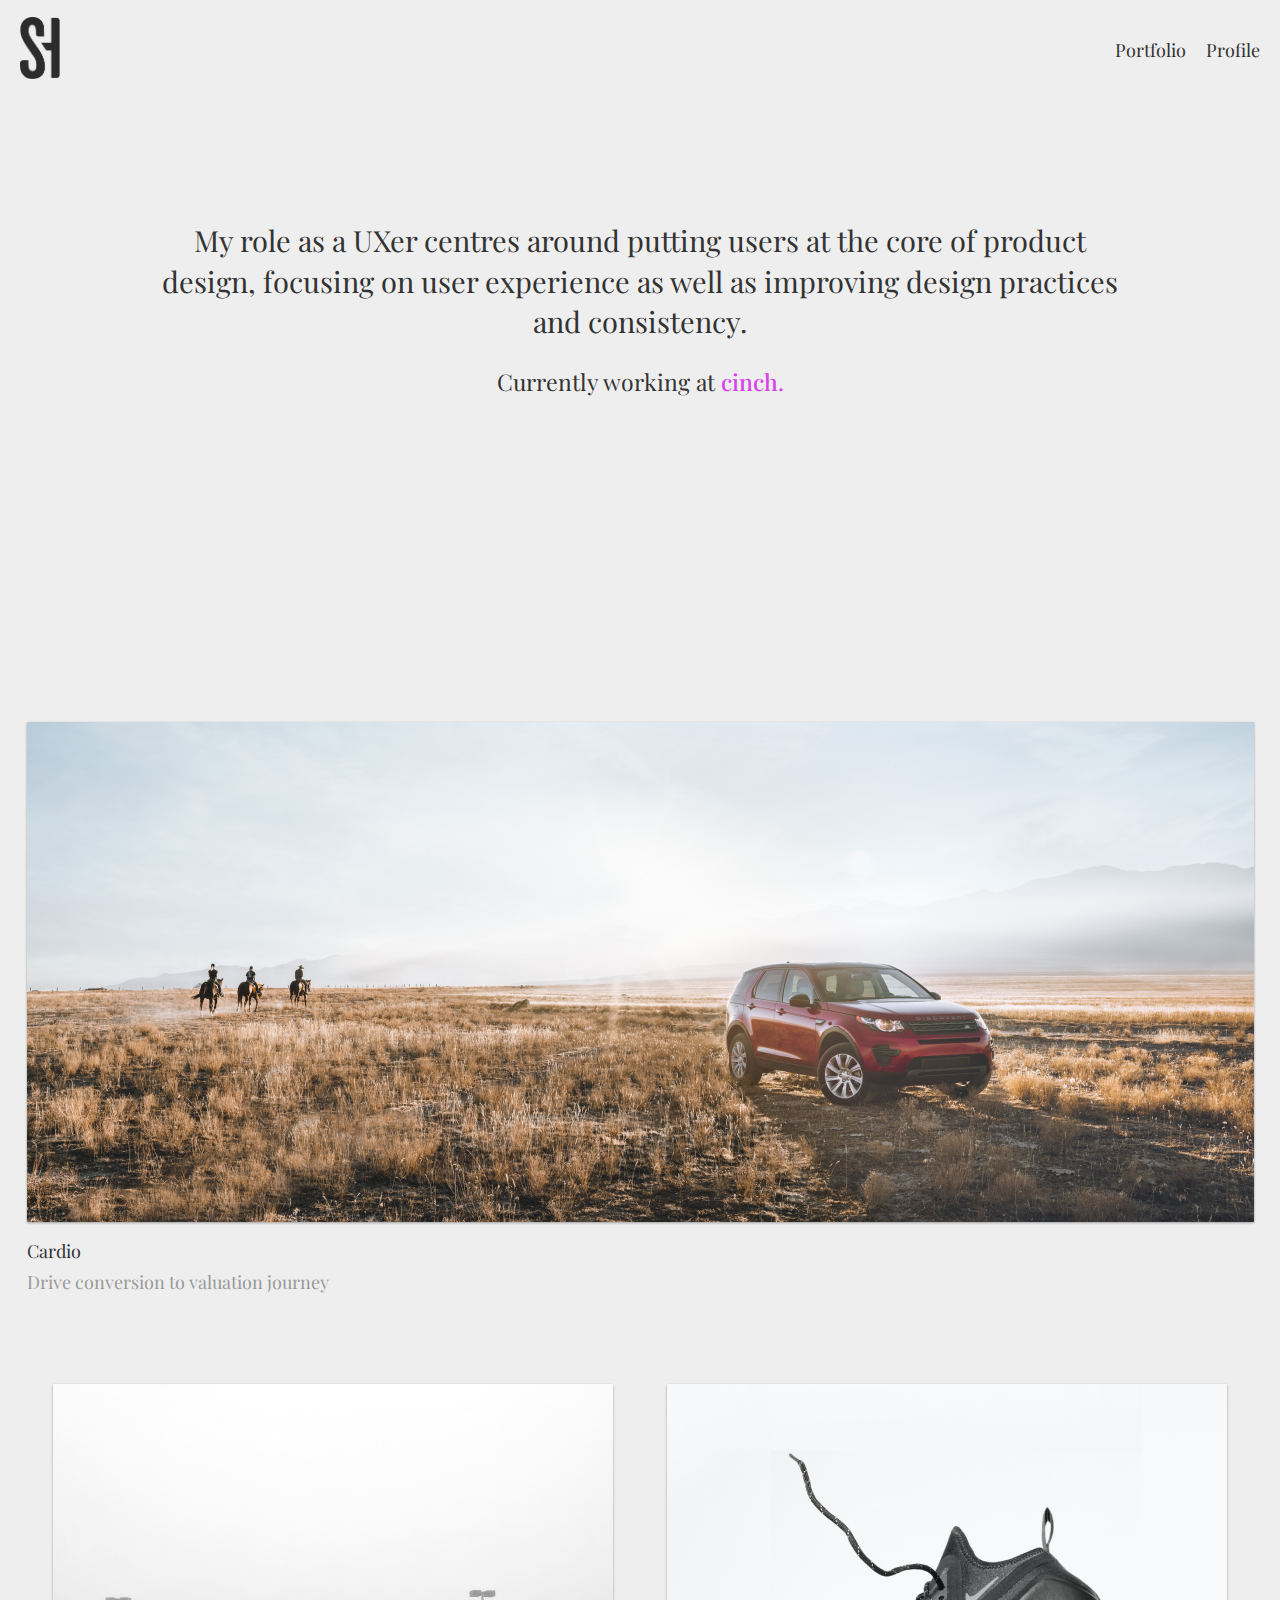
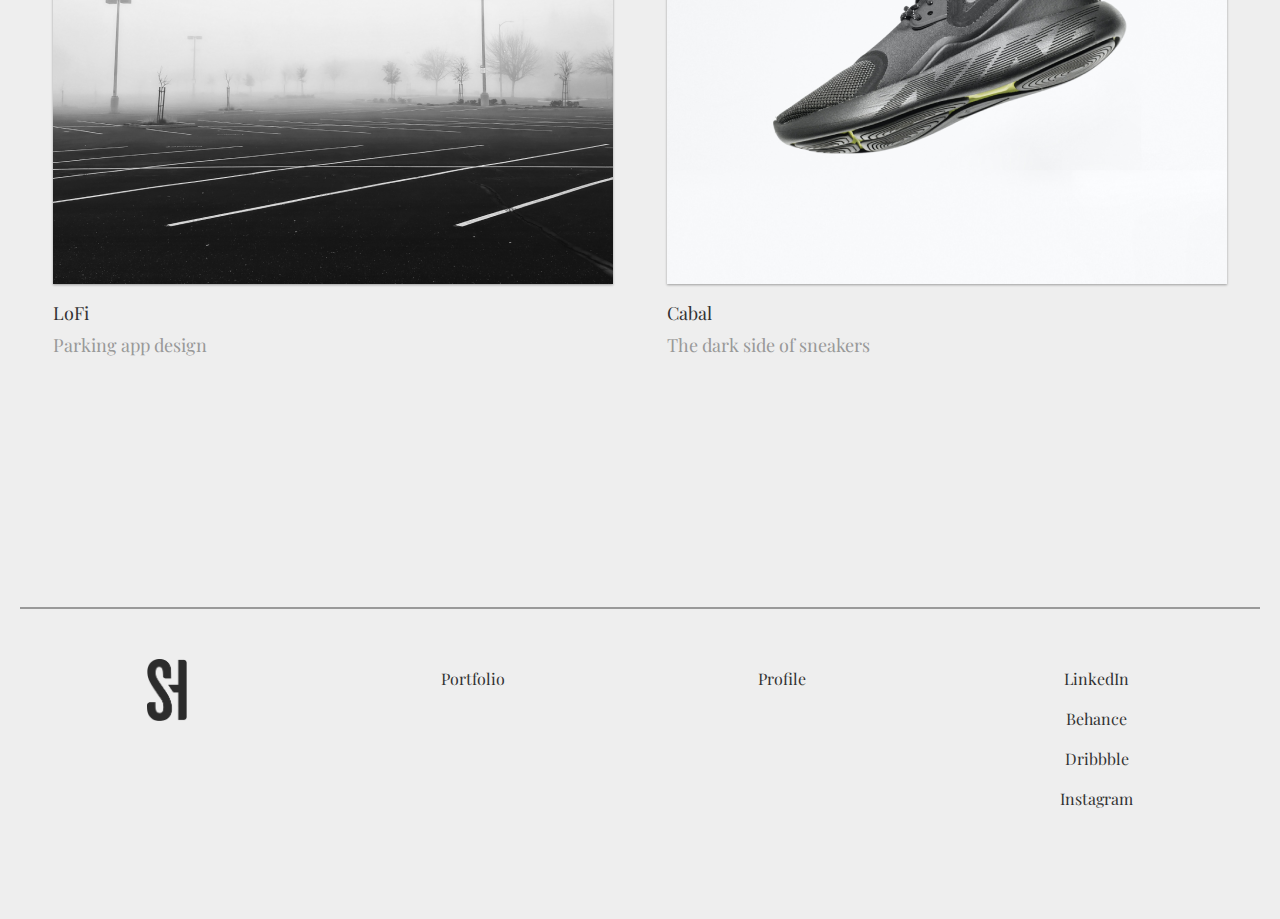
<file: html/portfolio-homepage.html>
<!DOCTYPE html>
<html lang="en">

<head>
    <meta charset="UTF-8">
    <meta name="viewport" content="width=device-width, initial-scale=1.0">
    <meta http-equiv="X-UA-Compatible" content="ie=edge" />
    <link href="../css/reset-file-css/reset.css" rel="stylesheet" />
    <link href="../css/portfolio-homepage.css" rel="stylesheet" />
    <link
        href="https://fonts.googleapis.com/css?family=Playfair+Display:400,400i,500,500i,600,600i,700,700i,800,800i,900,900i&display=swap"
        rel="stylesheet">
    <title>Simon Hoang - Design portfolio</title>
</head>

<body>

    <!-- HEADER -->
    <header>
        <section class="header__container">
            <div class="header__grid">
                <a href="../html/portfolio-homepage.html">
                    <img src="../images/sh-logo.png" alt="" class="header__logo">
                </a>

                <div class="header__nav__grid">
                    <a href="../html/portfolio-page.html" class="header__portfolio">
                        <h1>Portfolio</h1>
                    </a>

                    <a href="../html/portfolio-profile.html" class="header__profile">
                        <h1>Profile</h1>
                    </a>
                </div>
        </section>
    </header>





    <!-- HERO -->


    <section class="hero__container">
        <div class="hero__h1__parent">
            <h1 class="hero__h1">
                My role as a UXer centres around putting users at the core of product design, focusing on user
                experience as well as improving design practices and consistency.
            </h1>
            <p class="hero__p">
                Currently working at <a href="https://www.cinch.co.uk/" target="_blank" class="hero__a">cinch.</a>
            </p>
        </div>
    </section>




    <!-- PROJECTS -->

    <div class="background">
        <section class="projects__container">
            <div class="projects__flex__landscape__img projects__block">
                <a href="../html/portfolio-projects-cardio.html" class="projects__block__a">

                    <img src="../images/cardio_thumbnail_image.png" alt="" class="projects__img">

                    <h2 class="projects__h2">Cardio</h2>

                    <p class="projects__p">Drive conversion to valuation journey</p>

                </a>
            </div>
            <div class="projects__grid">

                <a href="../html/portfolio-projects-lofi.html" class="projects__block__a">
                    <div class="projects__block projects__block__margin">
                        <img src="../images/lofi_thumbnail_image.png" alt="" class="projects__img">

                        <h2 class="projects__h2">LoFi</h2>

                        <p class="projects__p">Parking app design</p>
                    </div>
                </a>

                <a href="../html/portfolio-projects-cabal.html" class="projects__block__a">
                    <div class="projects__block">
                        <img src="../images/cabal_thumbnail_image.png" alt="" class="projects__img">

                        <h2 class="projects__h2">Cabal</h2>

                        <p class="projects__p">The dark side of sneakers</p>
                    </div>
                </a>
            </div>
        </section>
    </div>




    <!-- FOOTER -->

    <section class="footer__container">
        <hr>
        <div class="footer__parent">
            <div>
                <a href="../html/portfolio-homepage.html">
                    <img src="../images/sh-logo.png" alt="" class="footer__logo">
                </a>
            </div>


            <a href="../html/portfolio-page.html" class="footer__nav">
                Portfolio
            </a>

            <a href="../html/portfolio-profile.html" class="footer__nav no__margin__right">
                Profile
            </a>


            <ul>
                <li>
                    <a href="https://www.linkedin.com/in/simonhoang23/" target=”_blank class="footer__social__links">
                        LinkedIn
                    </a>
                </li>

                <li>
                    <a href="https://www.behance.net/simonhoang" target=”_blank class="footer__social__links">
                        Behance
                    </a>
                </li>

                <li>
                    <a href="https://dribbble.com/simonhoang23" target=”_blank class="footer__social__links">
                        Dribbble
                    </a>
                </li>

                <li>
                    <a href="https://www.instagram.com/uxster/" target=”_blank class="footer__social__links">
                        Instagram
                    </a>
                </li>

            </ul>
        </div>
    </section>

    <footer></footer>




































</body>

</html>
</file>
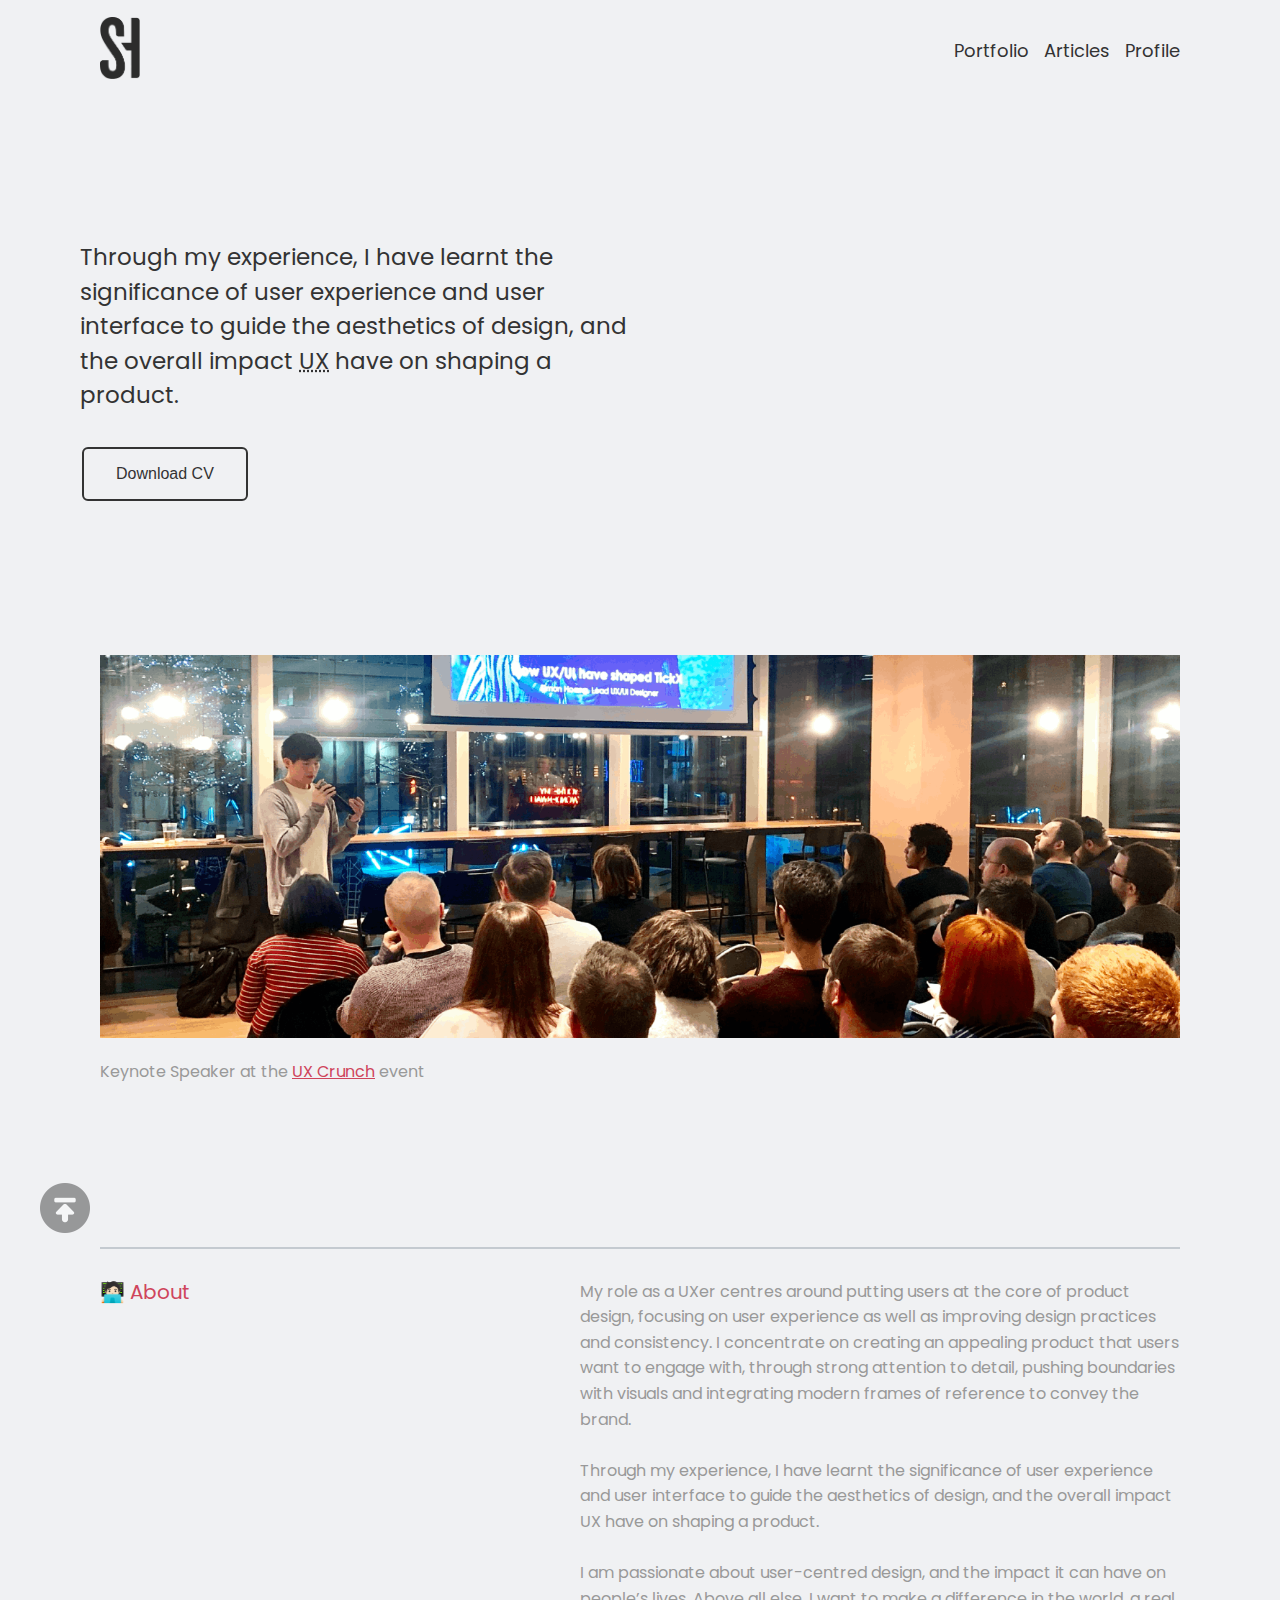
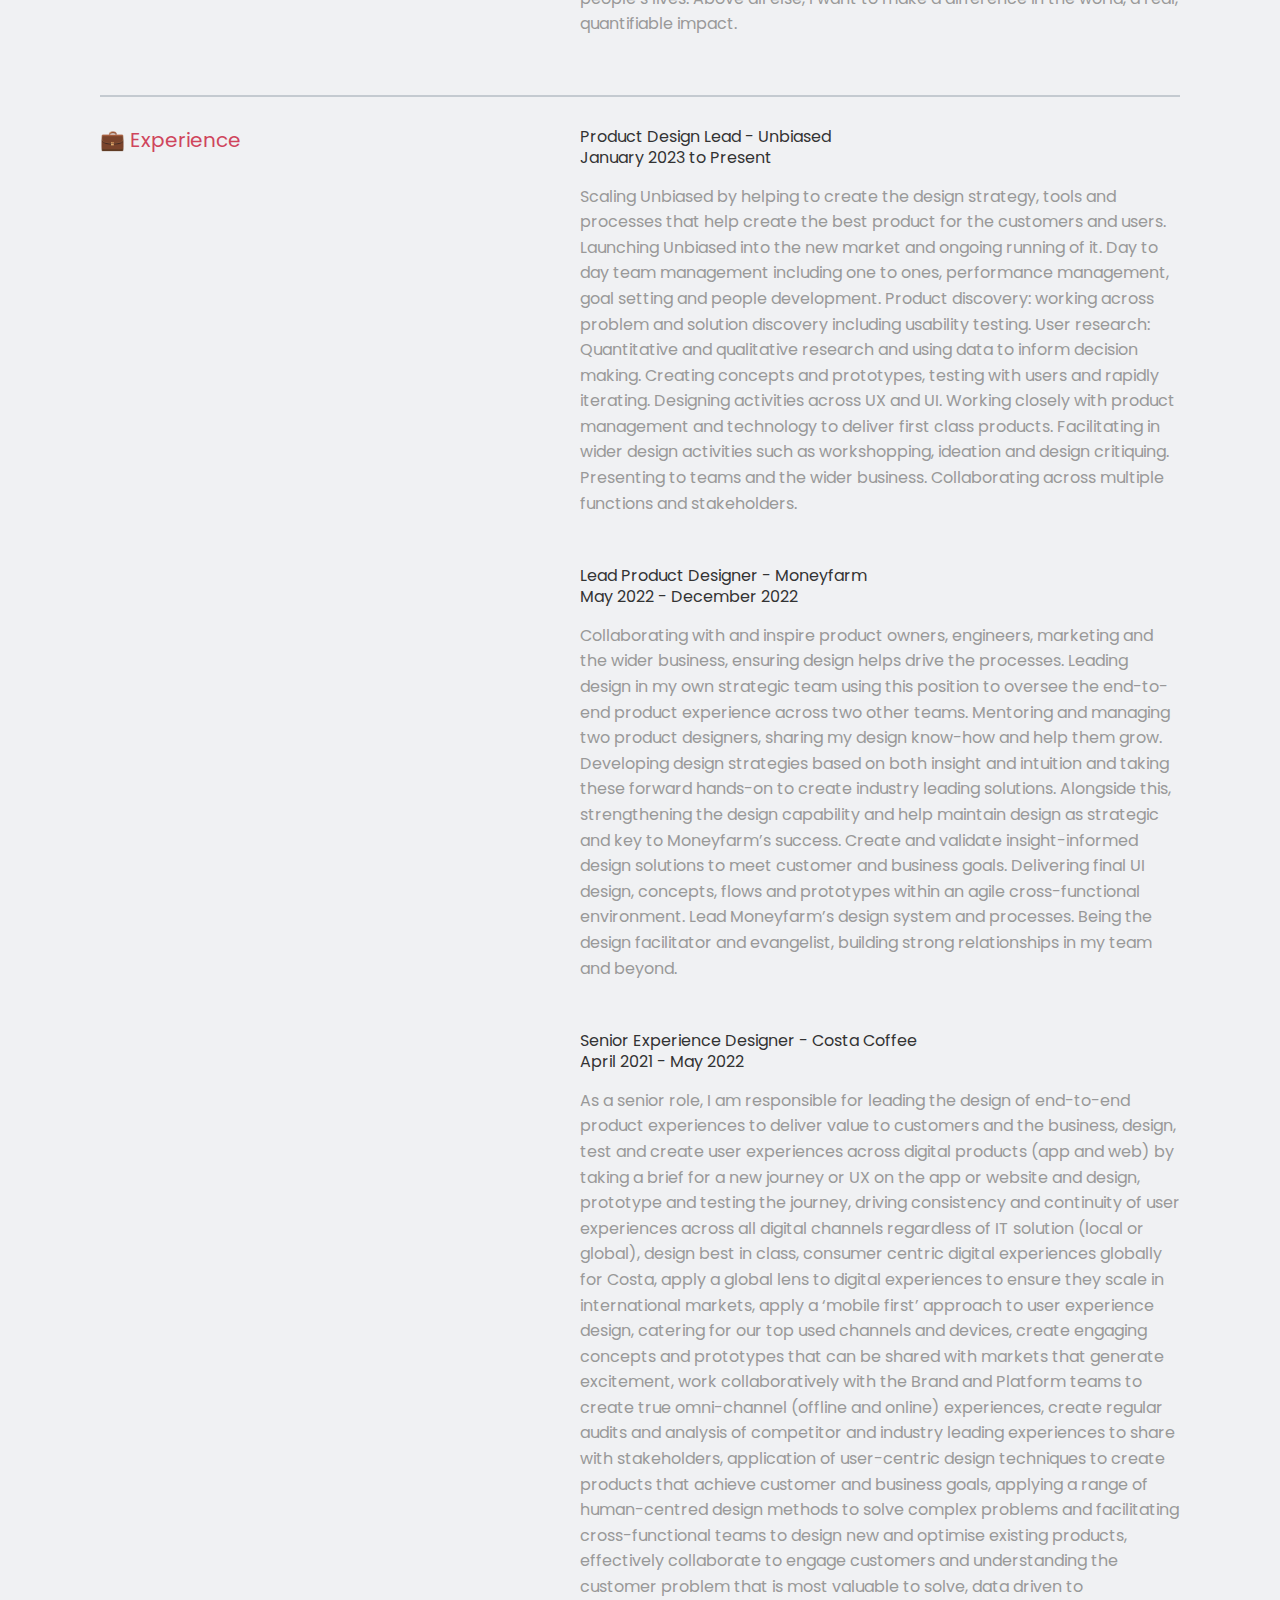
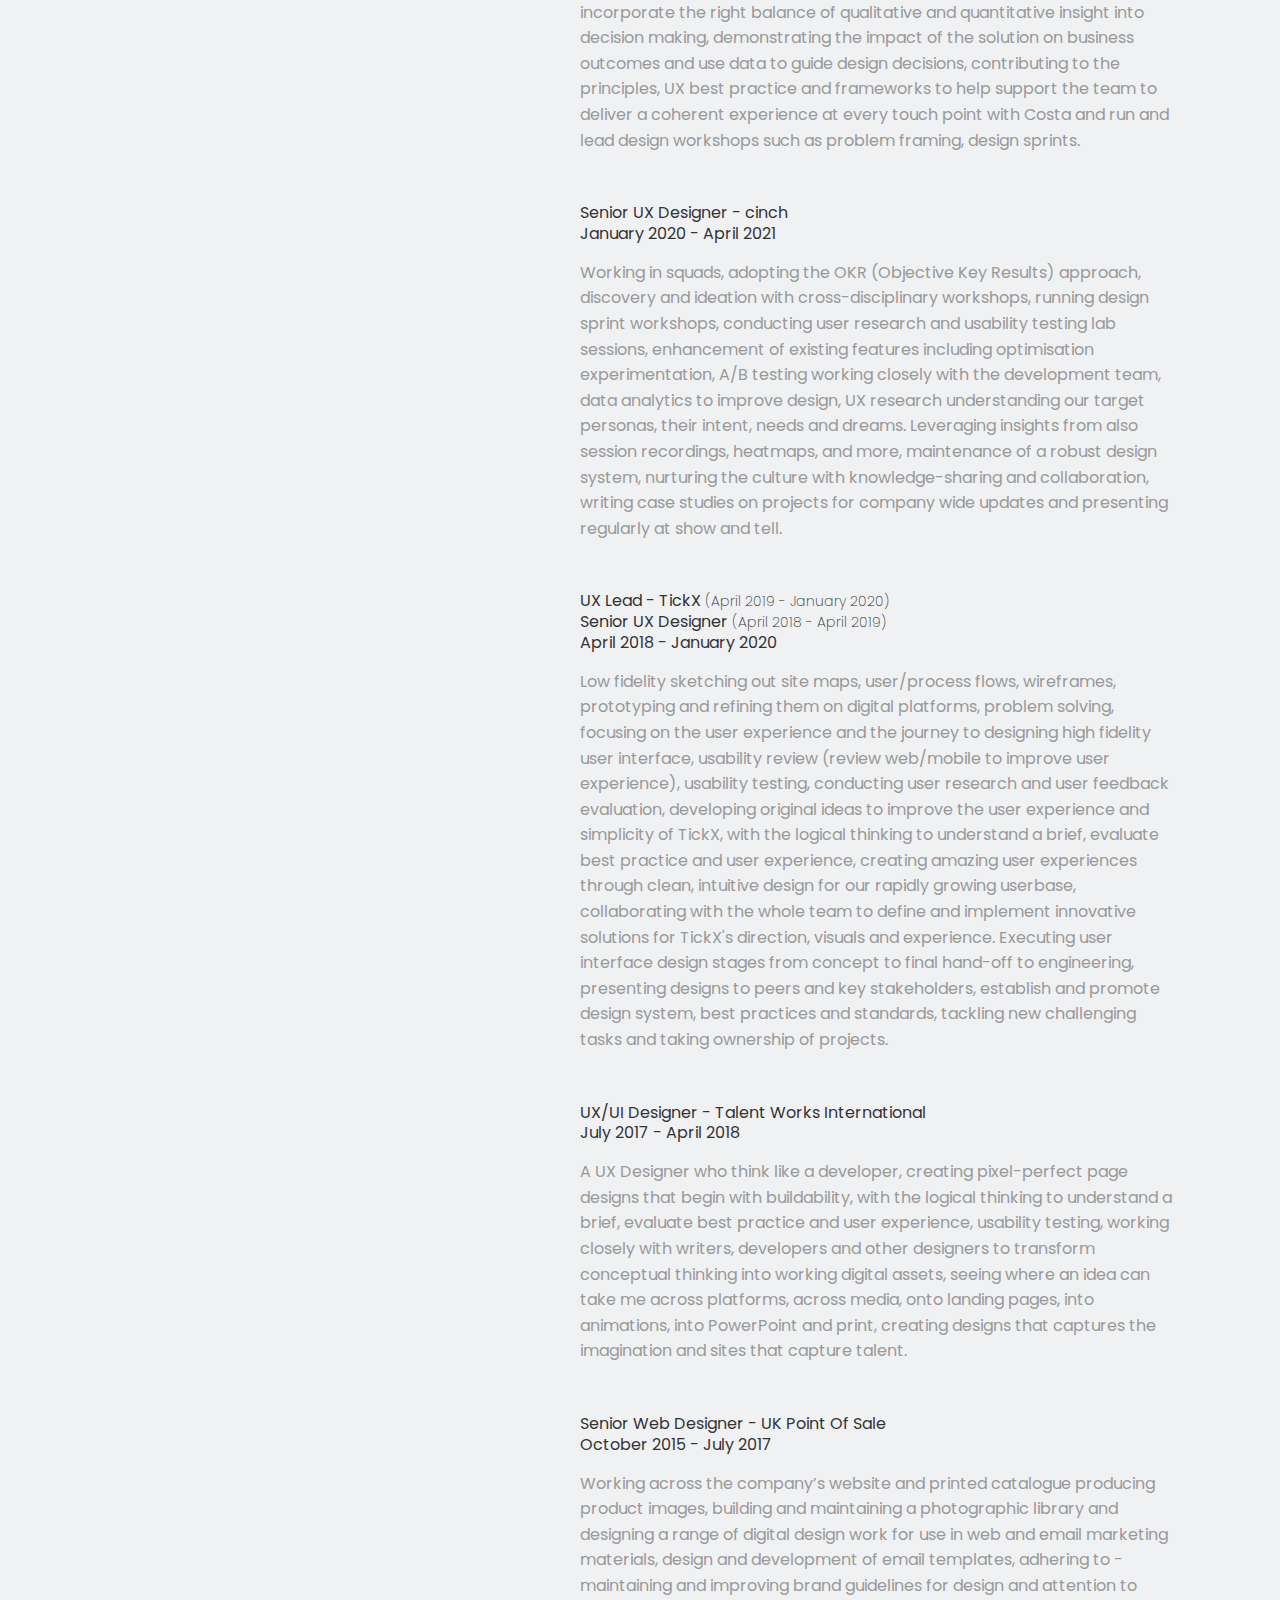
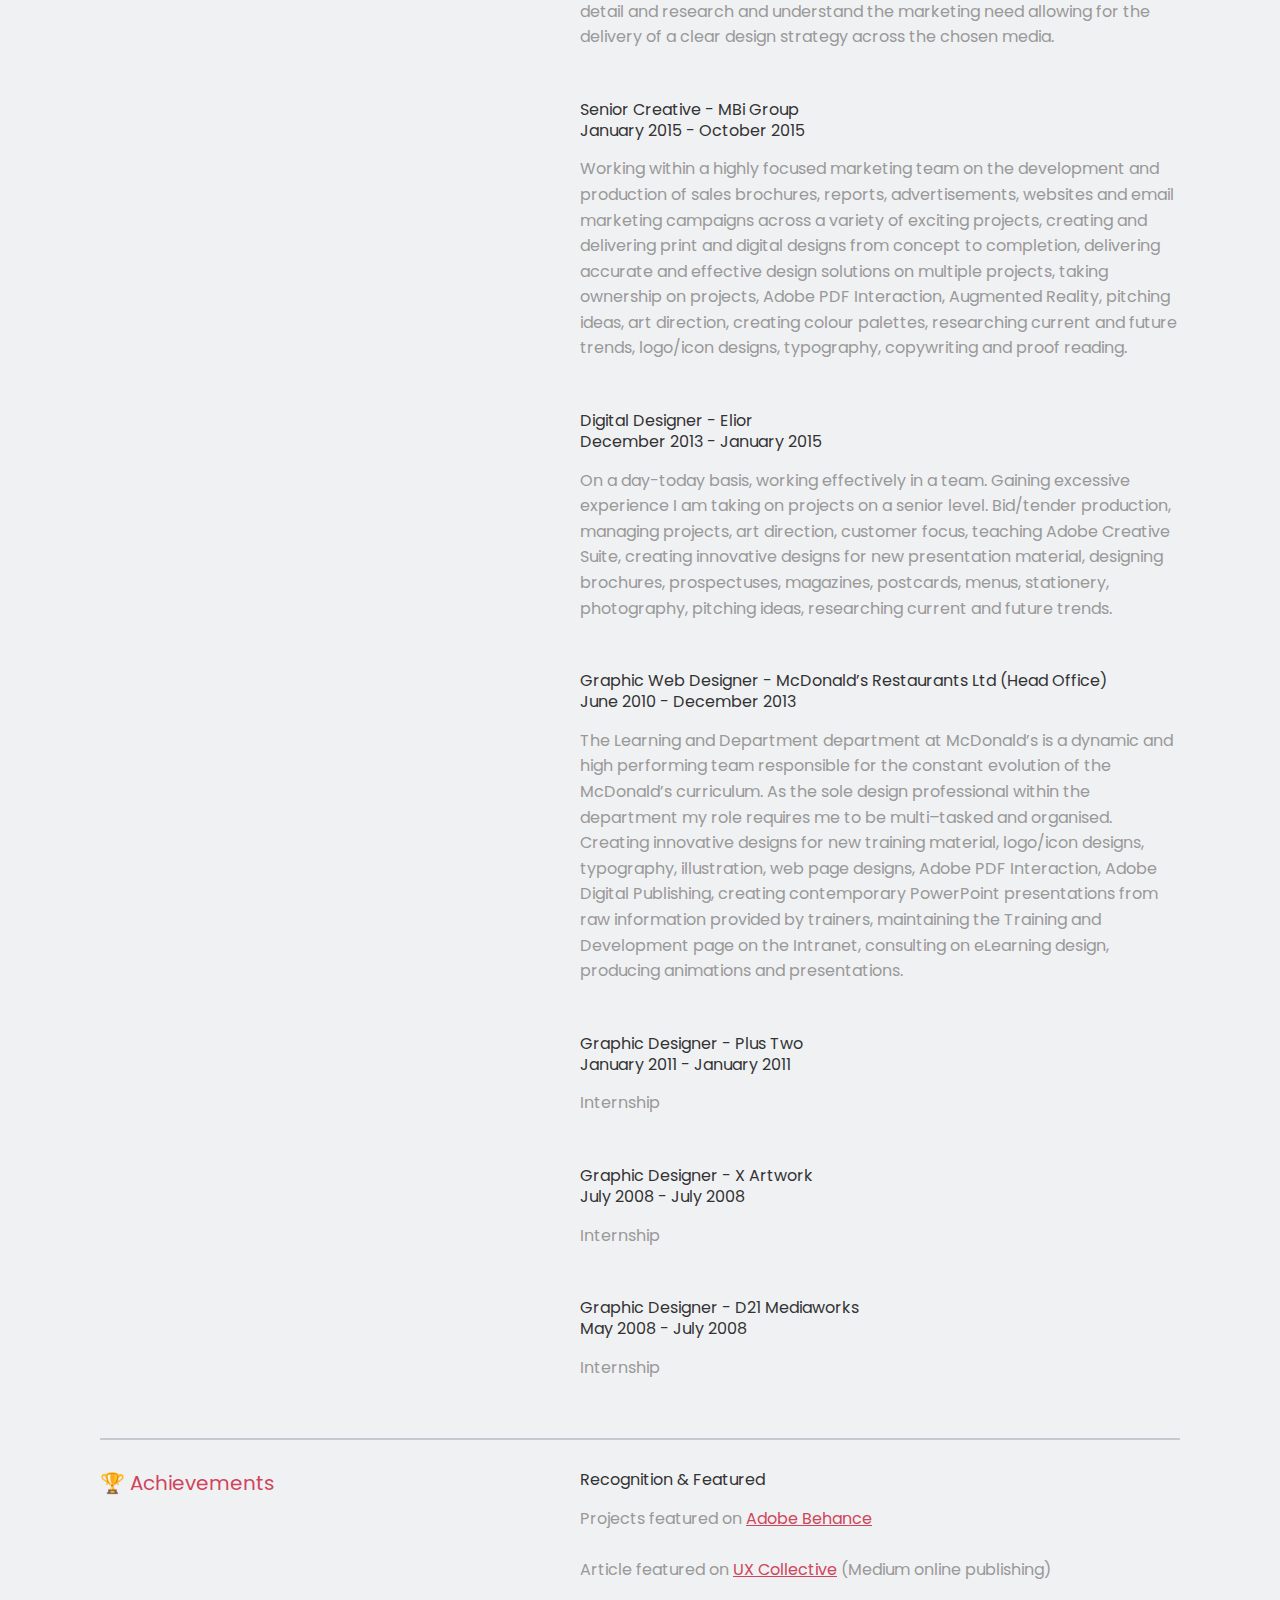
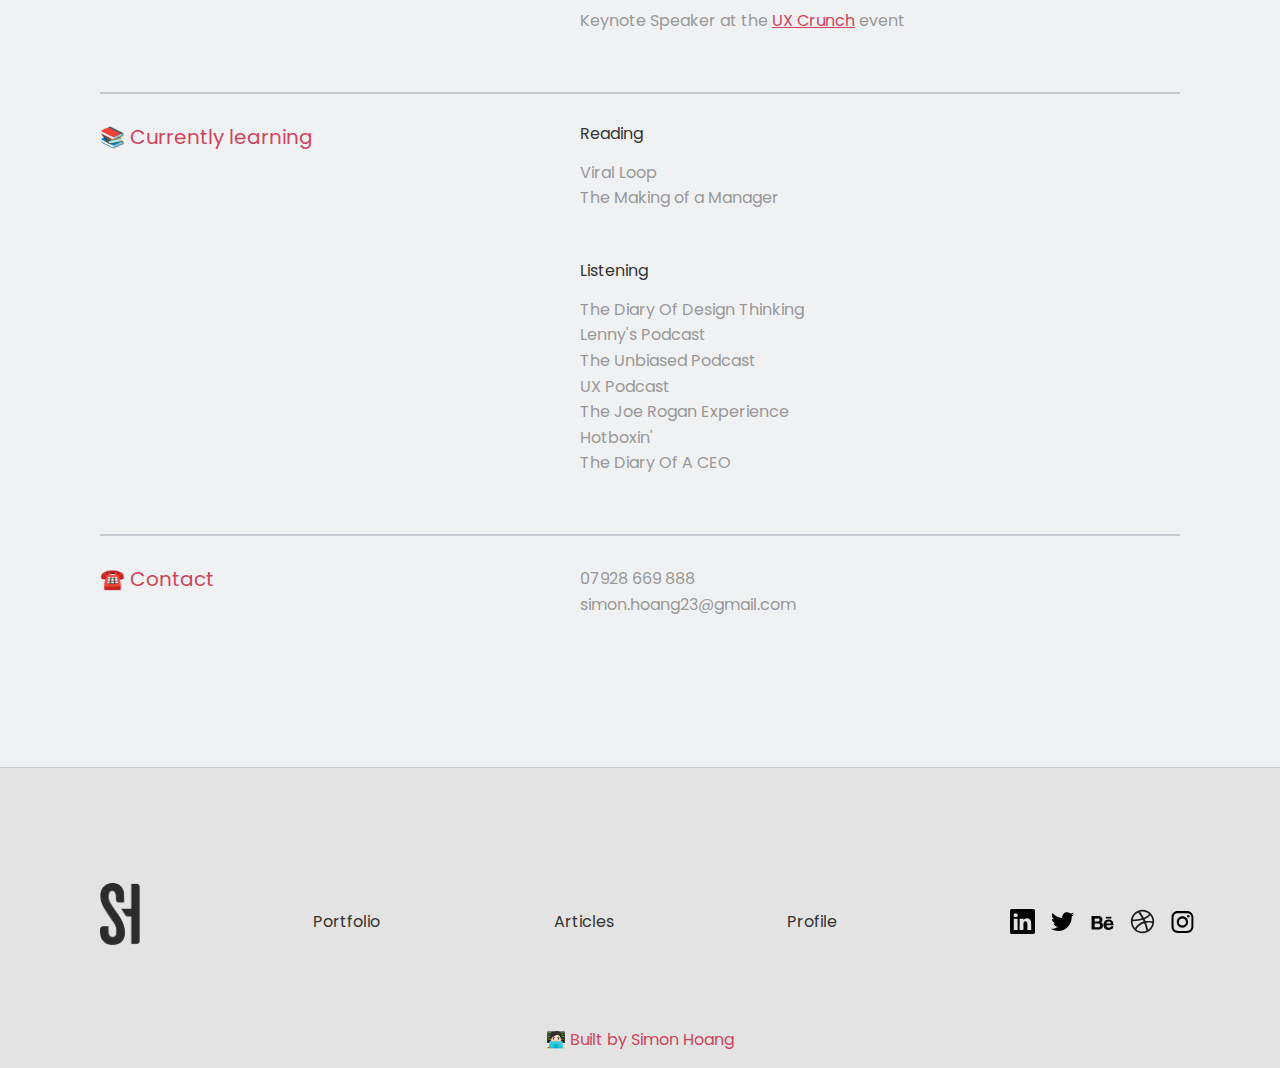
<file: html/portfolio-profile.html>
<!DOCTYPE html>
<html lang="en">

<head>
    <meta charset="UTF-8">
    <meta name="viewport" content="width=device-width, initial-scale=1.0">
    <meta http-equiv="X-UA-Compatible" content="ie=edge" />
    <link href="../css/reset-file-css/reset.css" rel="stylesheet" />
    <link href="../css/portfolio-profile.css" rel="stylesheet" />
    <link href="../css/footer.css" rel="stylesheet" />
    <link rel="preconnect" href="https://fonts.gstatic.com">
    <link
        href="https://fonts.googleapis.com/css2?family=Poppins:ital,wght@0,300;0,400;0,700;1,300;1,400;1,700&display=swap"
        rel="stylesheet">
    <title>Profile - Simon Hoang</title>
</head>

<body>

    <!-- HEADER -->
    <header>
        <section class="header__container">
            <div class="header__grid">
                <a href="../html/index.html">
                    <img src="../images/sh-logo.png" alt="" class="header__logo">
                </a>

                <div class="header__nav__grid">
                    <a href="../html/portfolio-page.html" class="header__portfolio">
                        <h1>Portfolio</h1>
                    </a>

                    <a href="../html/article-page.html" class="header__portfolio">
                        <h1>Articles</h1>
                    </a>

                    <a href="../html/portfolio-profile.html" class="header__profile">
                        <h1>Profile</h1>
                    </a>
                </div>
        </section>
    </header>


    <!-- HERO -->

    <section class="hero__container">
        <div class="hero__h1__parent">
            <h1 class="hero__h1">
                Through my experience, I have learnt the significance of user experience and user interface to guide the
                aesthetics of design, and the overall impact <abbr title="User Experience">UX</abbr> have on shaping a
                product.
            </h1>

            <!-- <p class="hero__p">
                <span style="font-size: 17px; color: #cf455c; text-decoration: none;">I am the host of The Diary Of
                    Design Thinking Podcast.
                </span>
            </p> -->

            <div class="hero__button__parent">
                <a href="../images/simon-hoang-resume.pdf" target="_blank"><button
                        class="hero__button hero__button__hover">Download CV</button></a>

                <!-- <div class="hero__button__parent__2">
                    <a href="https://thediaryofdesignthinking.wordpress.com/" target="_blank"><button
                            class="hero__button__2 hero__button__hover__2">Visit Podcast</button></a>
                </div> -->
            </div>
    </section>

    <!-- SINGLE IMAGE -->

    <section class="single__image__container">
        <div>
            <img src="../images/profile_hero_image.png" alt="" class="single__image">
            <p class="projects__p">
                Keynote Speaker at the <a href="https://www.meetup.com/The-UX-Crunch-Manchester/events/259269010/"
                    target=”_blank” class="achievements__text__links">UX Crunch</a> event
            </p>
        </div>
    </section>

    <!-- TOP -->

    <div class="parent__top">
        <a href="#top">
            <img src="../images/icon-backtotop.png" alt="" class="img__top">
        </a>
    </div>


    <!-- ABOUT AND TWO COLUMN KEY LEARNINGS PARAGRAPH TEXT STYLE -->

    <section class="title__2__column__key__learnings__container">
        <hr>
        <div class="title__2__column__key__learnings__parent__main">
            <div class="title__2__column__key__learnings__block">
                <h3 class="title__2__column__key__learnings__h3">🧑🏻‍💻 About</h3>
            </div>

            <div class="title__2__column__key__learnings__parent__right">
                <div>
                    <p class="title__2__column__key__learnings__p">
                        My role as a UXer centres around putting users at the core of product design,
                        focusing on user experience as well as improving design practices and consistency.
                        I concentrate on creating an appealing product that users want to engage with,
                        through strong attention to detail, pushing boundaries with visuals and integrating
                        modern frames of reference to convey the brand. <br><br>

                        Through my experience, I have learnt the significance of user experience and user
                        interface to guide the aesthetics of design, and the overall impact UX have on shaping a
                        product. <br><br>

                        I am passionate about user-centred design, and the impact it can have on people’s lives. Above
                        all else, I want to make a difference in the world, a real, quantifiable impact.


                    </p>
                </div>
            </div>
        </div>
    </section>


    <!-- EXPERIENCE AND TWO COLUMN KEY LEARNINGS PARAGRAPH TEXT STYLE -->

    <section class="title__2__column__key__learnings__container">
        <hr>
        <div class="title__2__column__key__learnings__parent__main">
            <div class="title__2__column__key__learnings__block">
                <h3 class="title__2__column__key__learnings__h3">💼 Experience</h3>
            </div>

            <div class="title__2__column__key__learnings__parent__right">
                <div>
                    <h4 class="title__2__column__key__learnings__h4"> Product Design Lead - Unbiased
                        <br>January 2023 to Present
                    </h4>
                    <p class="title__2__column__key__learnings__p">
                        Scaling Unbiased by helping to create the design strategy, tools and processes that help create
                        the best product for the customers and users.
                        Launching Unbiased into the new market and ongoing running of it.
                        Day to day team management including one to ones, performance management, goal setting and
                        people development.
                        Product discovery: working across problem and solution discovery including usability testing.
                        User research: Quantitative and qualitative research and using data to inform decision making.
                        Creating concepts and prototypes, testing with users and rapidly iterating.
                        Designing activities across UX and UI.
                        Working closely with product management and technology to deliver first class products.
                        Facilitating in wider design activities such as workshopping, ideation and design critiquing.
                        Presenting to teams and the wider business.
                        Collaborating across multiple functions and stakeholders.
                    </p>

                    <h4 class="title__2__column__key__learnings__h4"> Lead Product Designer - Moneyfarm
                        <br>May 2022 - December 2022
                    </h4>
                    <p class="title__2__column__key__learnings__p">
                        Collaborating with and inspire product owners, engineers, marketing and the wider business,
                        ensuring design helps drive the processes.
                        Leading design in my own strategic team using this position to oversee the end-to-end product
                        experience across two other teams.
                        Mentoring and managing two product designers, sharing my design know-how and help them grow.
                        Developing design strategies based on both insight and intuition and taking these forward
                        hands-on to
                        create industry leading solutions. Alongside this, strengthening the design capability and help
                        maintain
                        design as strategic and key to Moneyfarm’s success.
                        Create and validate insight-informed design solutions to meet customer and business goals.
                        Delivering final UI design, concepts, flows and prototypes within an agile cross-functional
                        environment.
                        Lead Moneyfarm’s design system and processes.
                        Being the design facilitator and evangelist, building strong relationships in my team and
                        beyond.
                    </p>

                    <div class="title__2__column__key__learnings__parent__right">
                        <div>
                            <h4 class="title__2__column__key__learnings__h4"> Senior Experience Designer - Costa Coffee
                                <br>April 2021 - May 2022

                            </h4>
                            <p class="title__2__column__key__learnings__p">
                                As a senior role, I am responsible for leading the design of end-to-end product
                                experiences to deliver value to
                                customers and the business, design, test and create user experiences across digital
                                products
                                (app and web) by taking a brief for a new journey or UX on the app or website and
                                design,
                                prototype and testing the journey, driving consistency and continuity of user
                                experiences across
                                all digital channels regardless of IT solution (local or global), design best in class,
                                consumer
                                centric digital experiences globally for Costa, apply a global lens to digital
                                experiences to
                                ensure they scale in international markets, apply a ‘mobile first’ approach to user
                                experience
                                design, catering for our top used channels and devices, create engaging concepts and
                                prototypes
                                that can be shared with markets that generate excitement, work collaboratively with the
                                Brand
                                and Platform teams to create true omni-channel (offline and online) experiences, create
                                regular
                                audits and analysis of competitor and industry leading experiences to share with
                                stakeholders,
                                application of user-centric design techniques to create products that achieve customer
                                and
                                business goals, applying a range of human-centred design methods to solve complex
                                problems and
                                facilitating cross-functional teams to design new and optimise existing products,
                                effectively
                                collaborate to engage customers and understanding the customer problem that is most
                                valuable to
                                solve, data driven to incorporate the right balance of qualitative and quantitative
                                insight into
                                decision making, demonstrating the impact of the solution on business outcomes and use
                                data to
                                guide design decisions, contributing to the principles, UX best practice and frameworks
                                to help
                                support the team to deliver a coherent experience at every touch point with Costa and
                                run and
                                lead design workshops such as problem framing, design sprints.
                            </p>

                            <h4 class="title__2__column__key__learnings__h4"> Senior UX Designer - cinch <br>January
                                2020 -
                                April 2021</h4>
                            <p class="title__2__column__key__learnings__p">
                                Working in squads, adopting the OKR (Objective Key Results) approach,
                                discovery and ideation with cross-disciplinary workshops,
                                running design sprint workshops,
                                conducting user research and usability testing lab sessions,
                                enhancement of existing features including optimisation experimentation,
                                A/B testing working closely with the development team,
                                data analytics to improve design,
                                UX research understanding our target personas, their intent, needs and dreams.
                                Leveraging insights from also session recordings, heatmaps, and more,
                                maintenance of a robust design system,
                                nurturing the culture with knowledge-sharing and collaboration,
                                writing case studies on projects for company wide updates and
                                presenting regularly at show and tell.
                            </p>

                            <h4 class="title__2__column__key__learnings__h4"> UX Lead - TickX
                                <span style="font-weight: 200; font-size: 14px;">(April 2019 - January 2020)</span>
                                <br>Senior
                                UX Designer <span style="font-weight: 200; font-size: 14px;">(April 2018 - April
                                    2019)</span>
                                <br>April 2018 - January 2020
                            </h4>
                            <p class="title__2__column__key__learnings__p">
                                Low fidelity sketching out site maps, user/process flows, wireframes,
                                prototyping and refining them on digital platforms, problem solving,
                                focusing on the user experience and the journey to designing high fidelity user
                                interface,
                                usability review (review web/mobile to improve user experience),
                                usability testing, conducting user research and user feedback evaluation,
                                developing original ideas to improve the user experience and simplicity of TickX,
                                with the logical thinking to understand a brief, evaluate best practice and user
                                experience,
                                creating amazing user experiences through clean, intuitive design for our rapidly
                                growing
                                userbase, collaborating with the whole team to define and implement innovative solutions
                                for
                                TickX's direction, visuals and experience. Executing user interface design stages from
                                concept
                                to final hand-off to engineering, presenting designs to peers and key stakeholders,
                                establish and promote design system, best practices and standards,
                                tackling new challenging tasks and taking ownership of projects.
                            </p>

                            <h4 class="title__2__column__key__learnings__h4"> UX/UI Designer - Talent Works
                                International
                                <br>July 2017 - April 2018
                            </h4>
                            <p class="title__2__column__key__learnings__p">
                                A UX Designer who think like a developer,
                                creating pixel-perfect page designs that begin with buildability,
                                with the logical thinking to understand a brief, evaluate best practice and user
                                experience,
                                usability testing, working closely with writers, developers and other designers to
                                transform
                                conceptual thinking into working digital assets, seeing where an idea can take me across
                                platforms,
                                across media, onto landing pages, into animations, into PowerPoint and print,
                                creating designs that captures the imagination and sites that capture talent.
                            </p>

                            <h4 class="title__2__column__key__learnings__h4"> Senior Web Designer - UK Point Of Sale
                                <br>October 2015 - July 2017
                            </h4>
                            <p class="title__2__column__key__learnings__p">
                                Working across the company’s website and printed catalogue producing product images,
                                building
                                and maintaining a photographic library and designing a range of digital design work for
                                use in
                                web and email marketing materials, design and development of email templates, adhering
                                to -
                                maintaining and improving brand guidelines for design and attention to detail and
                                research
                                and understand the marketing need allowing for the delivery of a clear design strategy
                                across
                                the chosen media.
                            </p>

                            <h4 class="title__2__column__key__learnings__h4"> Senior Creative - MBi Group
                                <br>January 2015 - October 2015
                            </h4>
                            <p class="title__2__column__key__learnings__p">
                                Working within a highly focused marketing team on the development and production of
                                sales
                                brochures, reports, advertisements, websites and email marketing campaigns across a
                                variety of
                                exciting projects, creating and delivering print and digital designs from concept to
                                completion,
                                delivering accurate and effective design solutions on multiple projects, taking
                                ownership on
                                projects,
                                Adobe PDF Interaction, Augmented Reality, pitching ideas, art direction, creating colour
                                palettes,
                                researching current and future trends, logo/icon designs, typography, copywriting and
                                proof
                                reading.
                            </p>

                            <h4 class="title__2__column__key__learnings__h4"> Digital Designer - Elior
                                <br>December 2013 - January 2015
                            </h4>
                            <p class="title__2__column__key__learnings__p">
                                On a day-today basis, working effectively in a team. Gaining excessive experience I am
                                taking on projects on a senior level. Bid/tender production, managing projects,
                                art direction, customer focus, teaching Adobe Creative Suite, creating innovative
                                designs
                                for new presentation material, designing brochures, prospectuses, magazines, postcards,
                                menus,
                                stationery,
                                photography, pitching ideas, researching current and future trends.
                            </p>

                            <h4 class="title__2__column__key__learnings__h4"> Graphic Web Designer - McDonald’s
                                Restaurants Ltd
                                (Head
                                Office)
                                <br>June 2010 - December 2013
                            </h4>
                            <p class="title__2__column__key__learnings__p">
                                The Learning and Department department at McDonald’s
                                is a dynamic and high performing team responsible for the
                                constant evolution of the McDonald’s curriculum. As the
                                sole design professional within the department my role
                                requires me to be multi–tasked and organised. Creating innovative designs for new
                                training
                                material, logo/icon designs, typography, illustration, web page designs, Adobe PDF
                                Interaction,
                                Adobe
                                Digital Publishing, creating contemporary PowerPoint presentations from raw information
                                provided
                                by trainers,
                                maintaining the Training and Development page on the Intranet, consulting on eLearning
                                design,
                                producing animations and presentations.
                            </p>

                            <h4 class="title__2__column__key__learnings__h4"> Graphic Designer - Plus Two
                                <br>January 2011 - January 2011
                            </h4>
                            <p class="title__2__column__key__learnings__p">
                                Internship
                            </p>


                            <h4 class="title__2__column__key__learnings__h4"> Graphic Designer - X Artwork
                                <br>July 2008 - July 2008
                            </h4>
                            <p class="title__2__column__key__learnings__p">
                                Internship
                            </p>

                            <h4 class="title__2__column__key__learnings__h4"> Graphic Designer - D21 Mediaworks
                                <br>May 2008 - July 2008
                            </h4>
                            <p class="title__2__column__key__learnings__p">
                                Internship
                            </p>



                        </div>
                    </div>
                </div>
    </section>



    <!-- ACHIEVEMENTS AND TWO COLUMN KEY LEARNINGS PARAGRAPH TEXT STYLE -->

    <section class="title__2__column__key__learnings__container">
        <hr>
        <div class="title__2__column__key__learnings__parent__main">
            <div class="title__2__column__key__learnings__block">
                <h3 class="title__2__column__key__learnings__h3">🏆 Achievements</h3>
            </div>

            <div class="title__2__column__key__learnings__parent__right">
                <div>
                    <h4 class="title__2__column__key__learnings__h4">Recognition & Featured</h4>
                    <p class="title__2__column__key__learnings__p">
                        Projects featured on <a href="https://www.behance.net/simonhoang" target=”_blank”
                            class="achievements__text__links"> Adobe Behance</a> <br><br>

                        Article featured on <a
                            href="https://uxdesign.cc/to-empathise-with-developers-is-to-learn-the-basics-of-coding-6d21818d36f0"
                            target=”_blank” class="achievements__text__links">UX Collective</a> (Medium online
                        publishing)<br><br>

                        Keynote Speaker at the <a
                            href="https://www.meetup.com/The-UX-Crunch-Manchester/events/259269010/" target=”_blank”
                            class="achievements__text__links">UX Crunch</a> event <br>



                    </p>
                </div>
            </div>
        </div>
    </section>

    <!-- CURRENTLY LEARNING AND TWO COLUMN KEY LEARNINGS PARAGRAPH TEXT STYLE -->

    <section class="title__2__column__key__learnings__container">
        <hr>
        <div class="title__2__column__key__learnings__parent__main">
            <div class="title__2__column__key__learnings__block">
                <h3 class="title__2__column__key__learnings__h3">📚 Currently learning</h3>
            </div>

            <div class="title__2__column__key__learnings__parent__right">
                <div>
                    <h4 class="title__2__column__key__learnings__h4">Reading</h4>
                    <p class="title__2__column__key__learnings__p">
                        Viral Loop <br>
                        The Making of a Manager <br>

                    <h4 class="title__2__column__key__learnings__h4">Listening</h4>
                    <p class="title__2__column__key__learnings__p">
                        The Diary Of Design Thinking <br>
                        Lenny's Podcast <br>
                        The Unbiased Podcast<br>
                        UX Podcast <br>
                        The Joe Rogan Experience <br>
                        Hotboxin' <br>
                        The Diary Of A CEO <br>
                    </p>

                    <!-- <h4 class="title__2__column__key__learnings__h4">Learning</h4>
                    <p class="title__2__column__key__learnings__p">
                        HTML, CSS and Javascript <br>
                    </p> -->
                    </p>
                </div>
            </div>
        </div>
    </section>



    <!-- CONTACT AND TWO COLUMN KEY LEARNINGS PARAGRAPH TEXT STYLE -->

    <section class="title__2__column__key__learnings__container">
        <hr>
        <div class="title__2__column__key__learnings__parent__main">
            <div class="title__2__column__key__learnings__block">
                <h3 class="title__2__column__key__learnings__h3">☎️ Contact</h3>
            </div>

            <div class="title__2__column__key__learnings__parent__right">
                <div>
                    <p class="title__2__column__key__learnings__p">
                        07928 669 888 <br>
                        simon.hoang23@gmail.com

                        <!-- <a href="https://www.linkedin.com/in/simonhoang23/" target=”_blank”
                            class="achievements__text__links">
                            LinkedIn</a> <br><br>
                        <a href="https://www.behance.net/simonhoang" target=”_blank” class="achievements__text__links">
                            Behance</a> <br><br>
                        <a href="https://dribbble.com/simonhoang23" target=”_blank” class="achievements__text__links">
                            Dribbble</a> <br><br>

                        <a href="https://www.instagram.com/uxster/" target=”_blank” class="achievements__text__links">
                            Instagram</a> <br> -->

                    </p>
                </div>
            </div>
        </div>
    </section>







    <!-- FOOTER -->
    <div class="footer__background">
        <section class="footer__container">

            <div class="footer__parent">
                <div>
                    <a href="../html/index.html">
                        <img src="../images/sh-logo.png" alt="" class="footer__logo">
                    </a>
                </div>


                <a href="../html/portfolio-page.html" class="footer__nav">
                    Portfolio
                </a>

                <a href="../html/article-page.html" class="footer__nav">
                    Articles
                </a>

                <a href="../html/portfolio-profile.html" class="footer__nav no__margin__right">
                    Profile
                </a>

                <div class="footer__social__links__parent">
                    <a href="https://www.linkedin.com/in/simonhoang23/" target=”_blank class="footer__social__links__a">
                        <img src="../images/iconfinder_linkedin-logo-1_1269935.svg" alt=""
                            class="footer__social__links">
                    </a>

                    <a href="https://twitter.com/simonhoang23" target=”_blank class="footer__social__links__a">
                        <img src="../images/iconfinder_icon-social-twitter_211920.svg" alt=""
                            class="footer__social__links">
                    </a>

                    <a href="https://www.behance.net/simonhoang" target=”_blank class="footer__social__links__a">
                        <img src="../images/iconfinder_37-behance_104465.svg" alt="" class="footer__social__links">
                    </a>

                    <a href="https://dribbble.com/simonhoang23" target=”_blank class="footer__social__links__a">
                        <img src="../images/iconfinder_dribbble_110713.svg" alt="" class="footer__social__links">
                    </a>

                    <a href="https://www.instagram.com/uxdon/" target=”_blank class="footer__social__links__a">
                        <img src="../images/iconfinder_38-instagram_1161953.svg" alt="" class="footer__social__links">
                    </a>

                </div>

                <!-- DESKTOP FOOTER LINKS -->

                <div class="desktop__footer__social__links__parent">
                    <a href="https://www.linkedin.com/in/simonhoang23/" target=”_blank
                        class="desktop__footer__social__links__a">
                        <img src="../images/iconfinder_linkedin-logo-1_1269935.svg" alt=""
                            class="desktop__footer__social__links">
                    </a>

                    <a href="https://twitter.com/simonhoang23" target=”_blank class="desktop__footer__social__links__a">
                        <img src="../images/iconfinder_icon-social-twitter_211920.svg" alt=""
                            class="desktop__footer__social__links">
                    </a>

                    <a href="https://www.behance.net/simonhoang" target=”_blank
                        class="desktop__footer__social__links__a">
                        <img src="../images/iconfinder_37-behance_104465.svg" alt=""
                            class="desktop__footer__social__links">
                    </a>

                    <a href="https://dribbble.com/simonhoang23" target=”_blank
                        class="desktop__footer__social__links__a">
                        <img src="../images/iconfinder_dribbble_110713.svg" alt=""
                            class="desktop__footer__social__links">
                    </a>

                    <a href="https://www.instagram.com/uxdon/" target=”_blank class="desktop__footer__social__links__a">
                        <img src="../images/iconfinder_38-instagram_1161953.svg" alt=""
                            class="desktop__footer__social__links">
                    </a>

                </div>
            </div>

            <div>
                <h3 class="footer__h3">🧑🏻‍💻 Built by Simon Hoang</h3>
            </div>
        </section>
    </div>
















































</body>

</html>
</file>
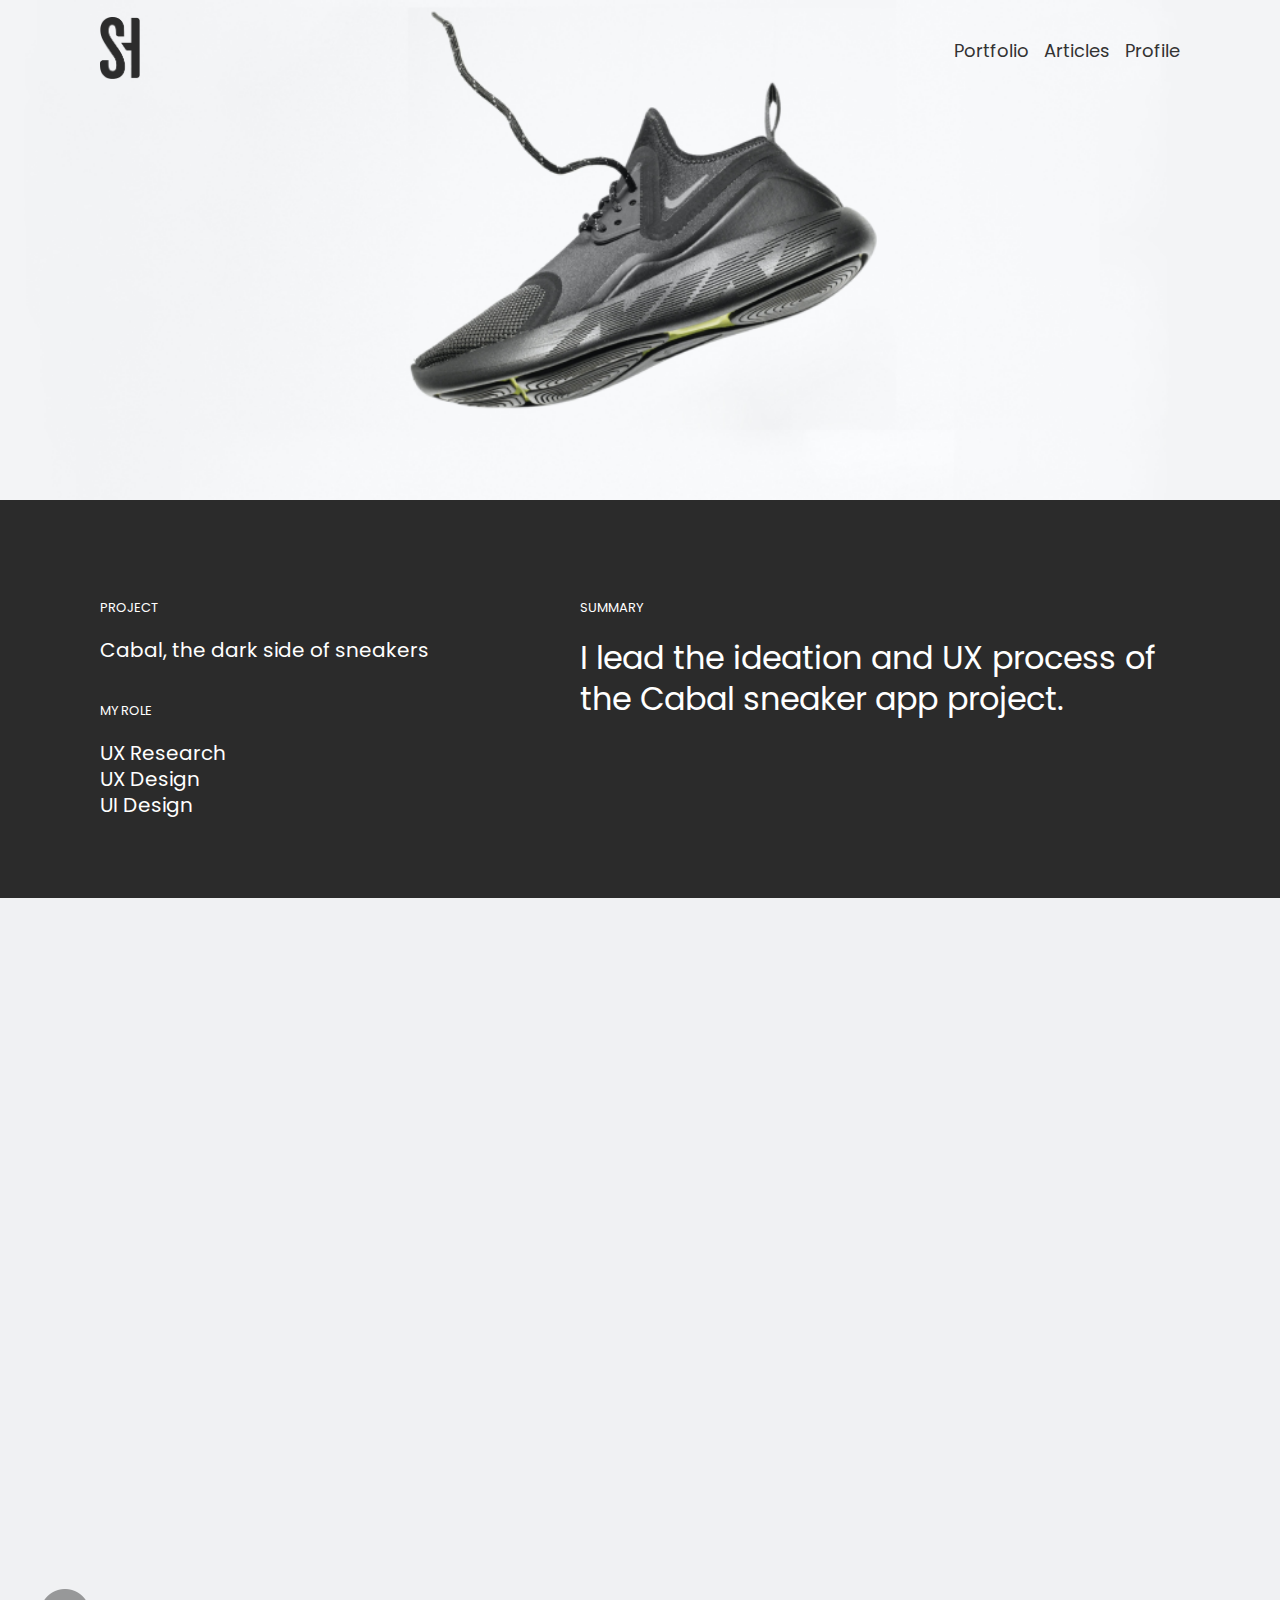
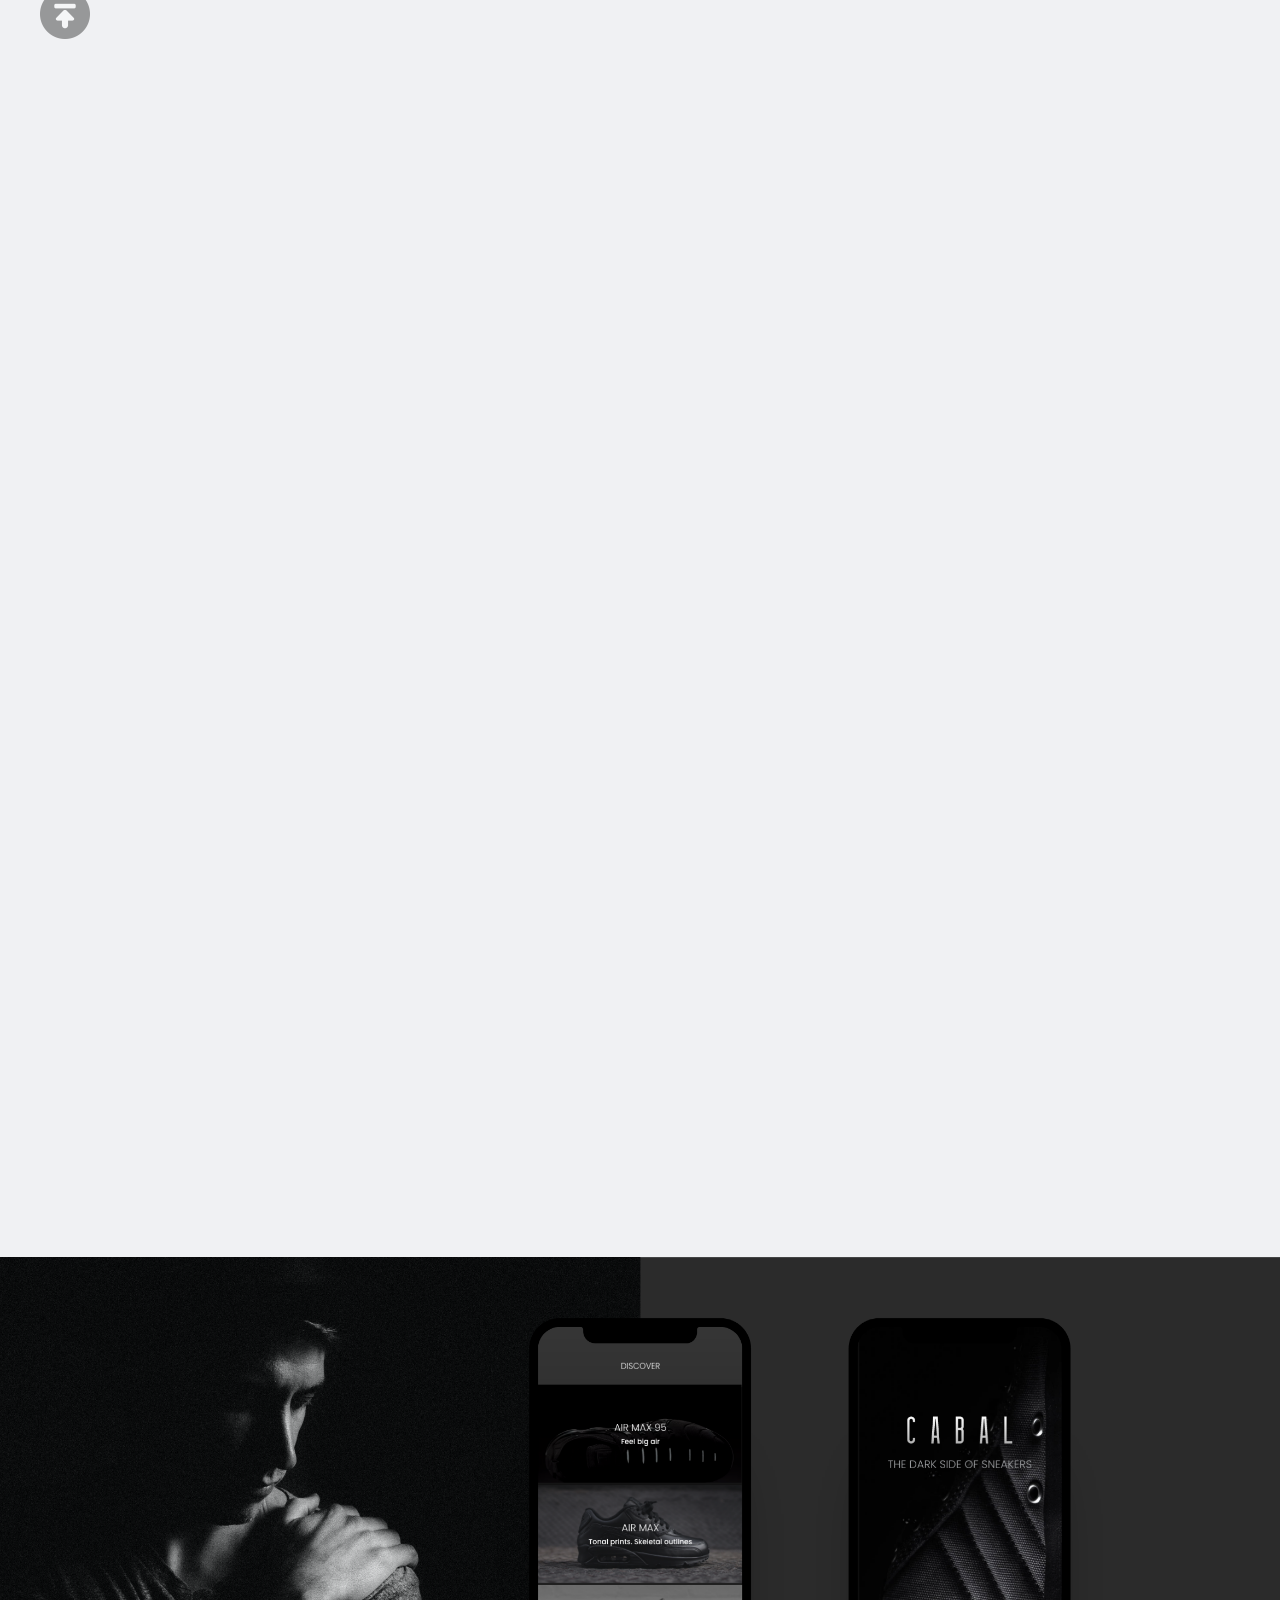
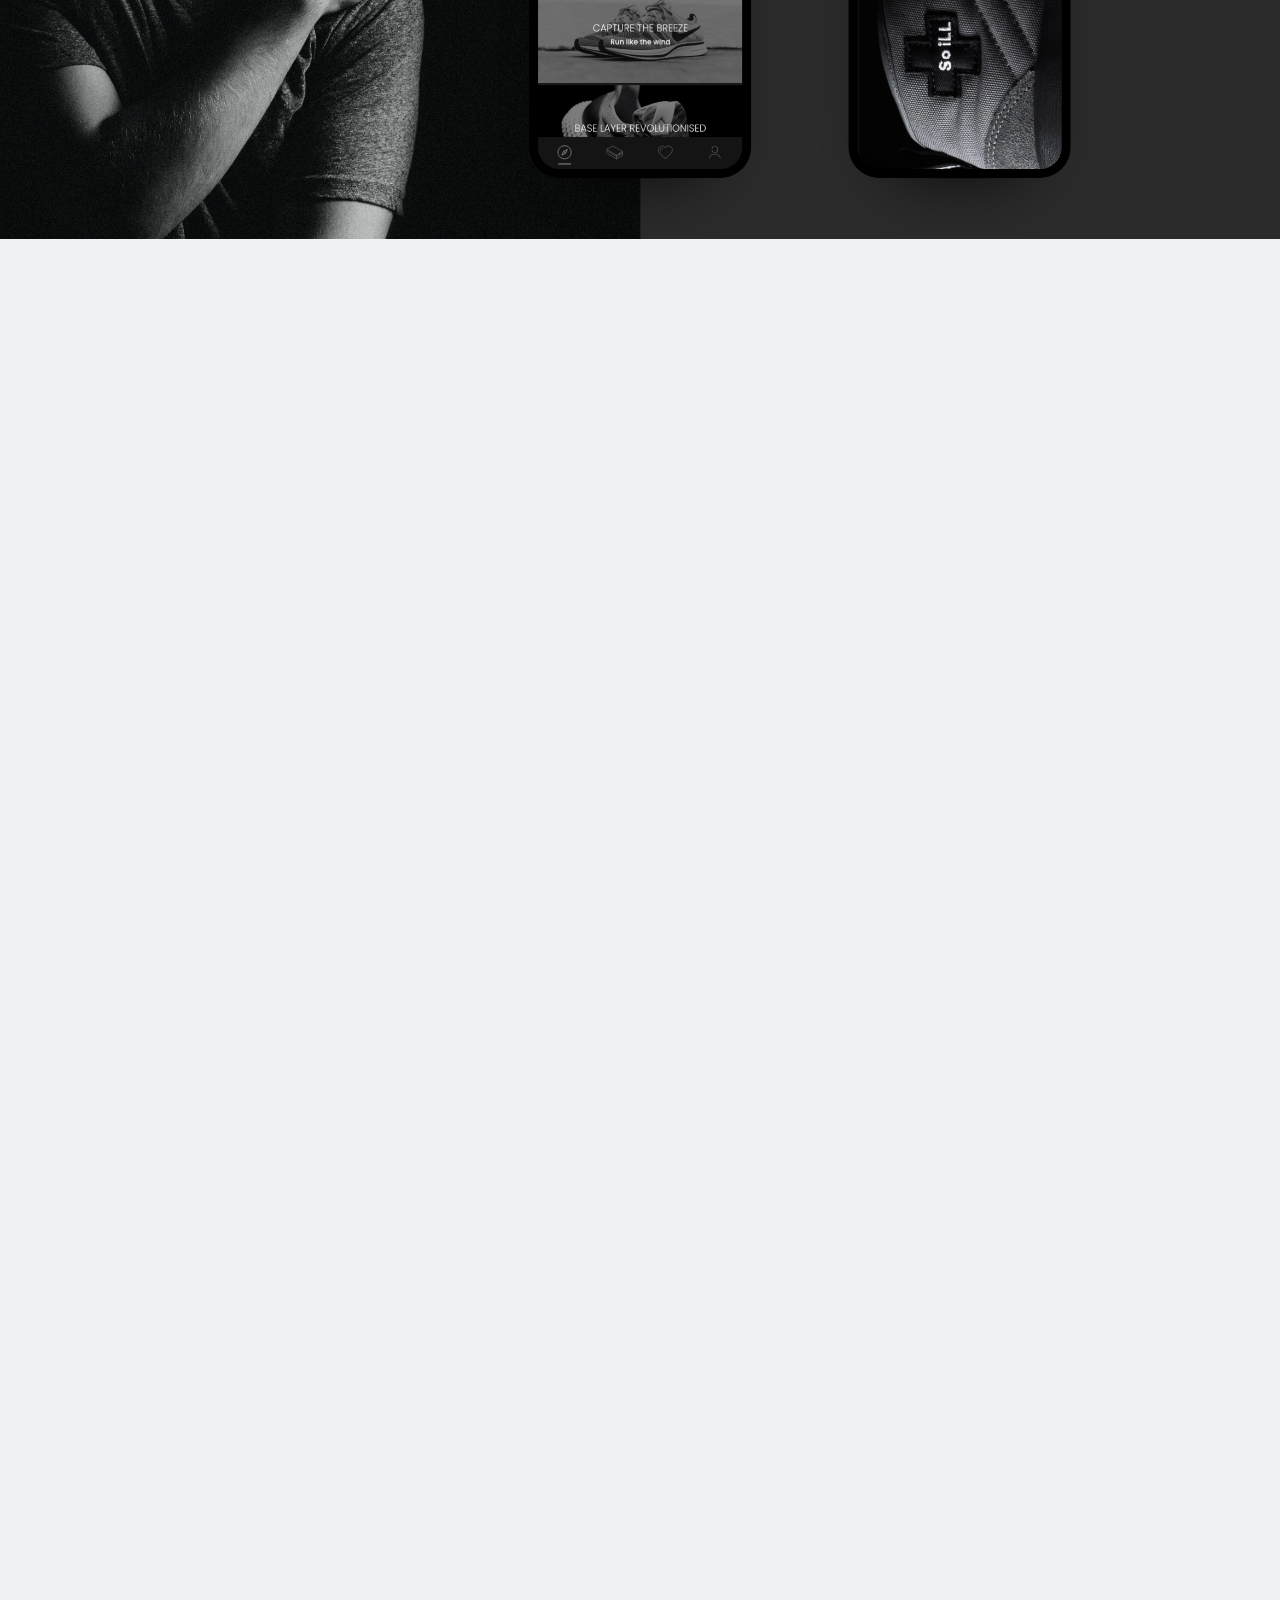
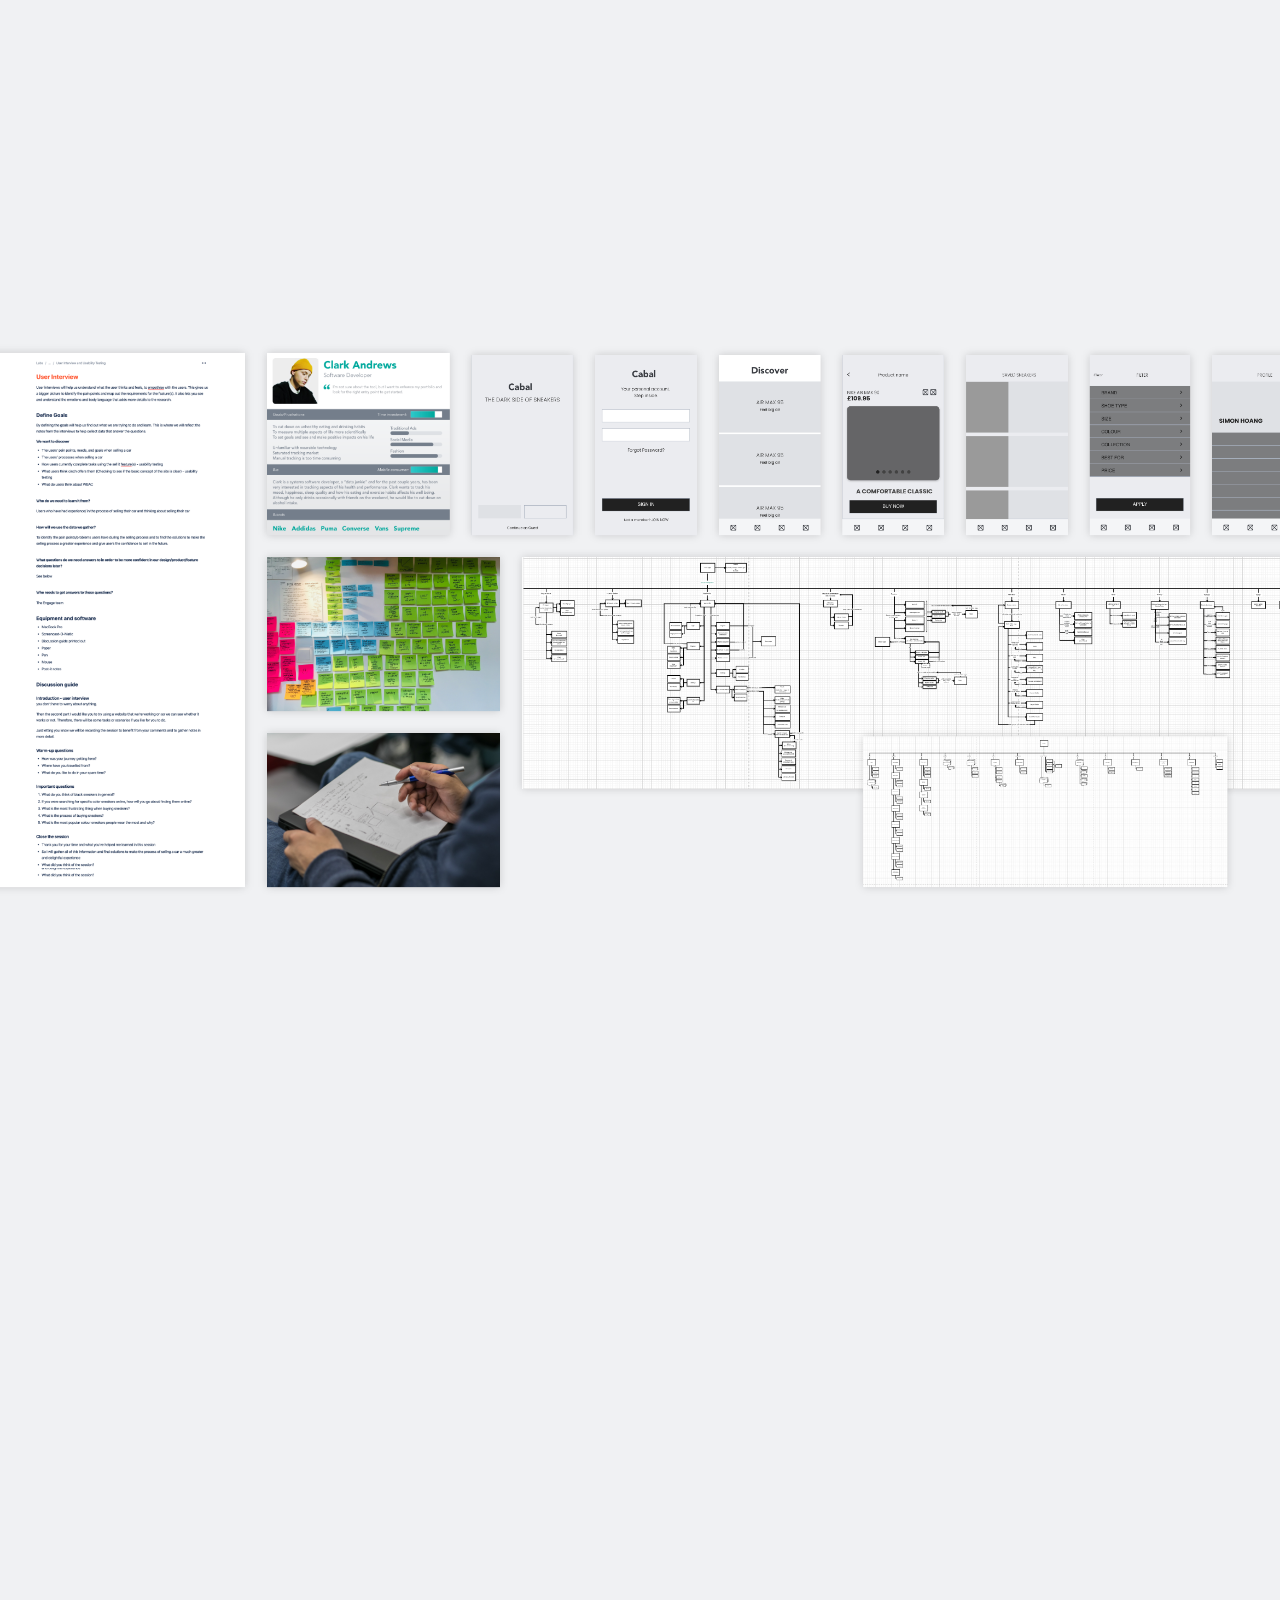
<file: html/portfolio-projects-cabal.html>
<!DOCTYPE html>
<html lang="en">

<head>
    <meta charset="UTF-8">
    <meta name="viewport" content="width=device-width, initial-scale=1.0">
    <meta http-equiv="X-UA-Compatible" content="ie=edge" />
    <link href="../css/reset-file-css/reset.css" rel="stylesheet" />
    <link href="../css/portfolio-projects-cabal.css" rel="stylesheet" />
    <link href="https://unpkg.com/aos@2.3.1/dist/aos.css" rel="stylesheet">
    <link href="../css/footer.css" rel="stylesheet" />
    <link rel="preconnect" href="https://fonts.gstatic.com">
    <link href="https://fonts.googleapis.com/css2?family=Poppins:ital,wght@0,300;0,400;0,700;1,300;1,400;1,700&display=swap" rel="stylesheet">
    <title>Cabal - Simon Hoang</title>
</head>

<body>

    <!-- HEADER -->
    <header>
        <section class="header__container">
            <div class="header__grid">
                <a href="../html/index.html">
                    <img src="../images/sh-logo.png" alt="" class="header__logo">
                </a>

                <div class="header__nav__grid">
                    <a href="../html/portfolio-page.html" class="header__portfolio">
                        <h1>Portfolio</h1>
                    </a>

                    <a href="../html/article-page.html" class="header__portfolio">
                        <h1>Articles</h1>
                    </a>

                    <a href="../html/portfolio-profile.html" class="header__profile">
                        <h1>Profile</h1>
                    </a>
                </div>
        </section>
    </header>


    <!-- HERO -->

    <div class="hero__img__container">
        <div class="hero__img"></div>
    </div>



    <!-- PROJECT DETAILS -->

    <div class="project__details__background">
        <section class="project__details__container">
            <div class="project__details__parent">
                <div class="project__details__block">
                    <h3 class="project__details__h3">PROJECT</h3>
                    <p class="project__details__p">Cabal, the dark side of sneakers</p>

                    <h3 class="project__details__h3">MY ROLE</h3>
                    <p class="project__details__p">
                        UX Research <br>
                        UX Design <br>
                        UI Design</p>
                </div>

                <div class="project__details__block">
                    <h3 class="project__details__h3">SUMMARY</h3>
                    <p class="project__details__summary">
                        I lead the ideation and UX process of the Cabal sneaker app project.
                    </p>
                </div>
            </div>
        </section>
    </div>



    <!-- SINGLE IMAGE -->

    <section class="single__image__container" data-aos="fade-up" data-aos-duration="700">
        <div>
            <img src="../images/single-image-cabal-main.png" alt="" class="single__image">
        </div>
    </section>

    <!-- TOP -->

    <div class="parent__top">
        <a href="#top">
            <img src="../images/icon-backtotop.png" alt="" class="img__top">
        </a>
    </div>

    <!-- PROMBLEM STATEMENT SINGLE TEXT STYLE -->

    <section class="single__text__style__container" data-aos="fade-up" data-aos-duration="700">
        <div class="single__text__style__parent">
            <div class="single__text__style__block">
                <h3 class="single__text__style__h3">PROBLEM STATEMENT</h3>
                <p class="single__text__style__p">
                    As a personal problem, I tend to struggle to find specific sneakers. Especially the colour, black
                    is one of the most popular colour for sneakers according to a recent study, the majority of
                    customers look for black sneakers. Second comes white and then navy.
                    <br> <br>

                    As a sneaker fan myself, I mostly purchase black ones from different brands and it is frustrating
                    that online stores either have none in stock, hard to find certain ones and having to filter out
                    other colour sneakers besides black. There must be a way to explore black
                    sneakers at your fingertips. Therefore, I am determined to find out.
                </p>
            </div>
        </div>
    </section>



    <!-- PROJECT GOALS AND TWO COLUMN TEXT STYLE -->


    <section class="title__2__column__container" data-aos="fade-up" data-aos-duration="700">
        <div class="title__2__column__parent__main">
            <div class="title__2__column__block">
                <p class="title__2__column__h3">Project Goals</p>
            </div>



            <div class="title__2__column__parent__right">
                <div>
                    <p class="title__2__column__p">
                        Increase conversion to the search feature to help customers explore sneakers.
                    </p>

                    <p class="title__2__column__p">
                        Make life easier for customers to explore black sneakers at their fingertips.
                    </p>

                    <p class="title__2__column__p">
                        Focus on the user experience that explains what the product is and the end to end buying
                        process.
                    </p>
                </div>

                <div>
                    <p class="title__2__column__p">
                        Create an exclusive platform that showcases new sneakers from brands.
                    </p>

                    <p class="title__2__column__p">
                        Design the user interface for a simplicity and intuitive experience.
                    </p>
                </div>
            </div>
        </div>
    </section>




    <!-- SINGLE FULL WIDTH IMAGE -->

    <div class="single__full__width__image__container">
        <div>
            <img src="../images/full-width-image-cabal-app.png" alt="" class="single__full__width__image">
        </div>
    </div>


    <!-- APPROACH  SINGLE TEXT STYLE -->

    <section class="single__text__style__container" data-aos="fade-up" data-aos-duration="700">
        <div class="single__text__style__parent">
            <div class="single__text__style__block">
                <h3 class="single__text__style__h3">APPROACH</h3>
                <p class="single__text__style__p">
                    Although this is a personal experience of mine, I will conduct UX research to understand what people
                    think about the idea of having a niche and specific colour sneaker product and gain further
                    insights. Finding more problems users have when using ecommerce apps and pinpoint the delighters.
                    <br><br>

                <h3 class="single__text__style__h3">HYPOTHESIS</h3>
                <p class="single__text__style__p">
                    <span style="font-weight: bold;">If we…</span> Allow customers to search for black sneakers from
                    different brands quickly and easily… <br>

                    <span style="font-weight: bold;">Then…</span> We increase customer experience…
                    <br>

                    <span style="font-weight: bold;">So that…</span> It will increase conversion to the checkout
                    process and have returning customers.
                </p>
            </div>
        </div>
    </section>





    <!-- RESEARCH METHODS AND TWO COLUMN DESCRIPTION TEXT STYLE -->

    <section class="title__2__column__description__container" data-aos="fade-up" data-aos-duration="700">
        <div class="title__2__column__description__parent__main">
            <div class="title__2__column__description__block">
                <p class="title__2__column__description__h3">Research Methods</p>
            </div>

            <div class="title__2__column__description__parent__right">
                <div>
                    <h4 class="title__2__column__description__h4">User interviews</h4>
                    <p class="title__2__column__description__p">
                        User interviews help understand what the user thinks and feels and to empathise with the
                        users. Identifying the pain points and map out the requirements for the features.
                    </p>

                    <h4 class="title__2__column__description__h4">Infinity mapping</h4>
                    <p class="title__2__column__description__p">
                        Gathering the findings from user interviews will build a foundation to categorise the priority
                        of the problems to help me solve the problems.
                    </p>

                    <h4 class="title__2__column__description__h4">Prototype testing</h4>
                    <p class="title__2__column__description__p">
                        Testing prototypes to validate assumptions from research. As well as
                        getting the MVP out there and get feedback to iterate further.
                    </p>
                </div>

                <div>
                    <div>
                        <h4 class="title__2__column__description__h4">Persona</h4>
                        <p class="title__2__column__description__p">
                            Fictional characters produced based on the research to represent different user types that
                            might use the product in a similar way.
                        </p>

                        <h4 class="title__2__column__description__h4">Competitor analysis</h4>
                        <p class="title__2__column__description__p">
                            Looking into how other competitors do it and and how I can do it better. Also to find the
                            current problems users have and empathise with them.
                        </p>

                        <h4 class="title__2__column__description__h4">Information architecture</h4>
                        <p class="title__2__column__description__p">
                            Structuring the information architecture to guide customers through the end to end buying
                            process. Understanding the user needs to prioritise information the they will see first.
                        </p>
                    </div>
                </div>
            </div>
    </section>




    <!-- SINGLE FULL WIDTH IMAGE -->

    <div class="single__full__width__image__container">
        <div>
            <img src="../images/full-width-image-cabal-ux-research.png" alt="" class="single__full__width__image">
        </div>
    </div>




    <!-- CORE CUSTOMER NEEDS AND TWO COLUMN DESCRIPTION TEXT STYLE -->

    <section class="title__2__column__description__container" data-aos="fade-up" data-aos-duration="700">
        <div class="title__2__column__description__parent__main">
            <div class="title__2__column__description__block">
                <p class="title__2__column__description__h3">Research findings</p>
            </div>

            <div class="title__2__column__description__parent__right">
                <div>
                    <h4 class="title__2__column__description__h4">Frustrating when I am trying to buy online or on an
                        app</h4>
                    <p class="title__2__column__description__p">
                        Using apps and online stores to purchase sneakers can be intuitive. Not easy to use so I give up
                        and ask my son for help.
                    </p>

                    <h4 class="title__2__column__description__h4">Better search functionality</h4>
                    <p class="title__2__column__description__p">
                        Would prefer a way to search for specific colour sneakers. Like black ones. I often spend too
                        much time searching for black colour.
                    </p>
                </div>

                <div>
                    <h4 class="title__2__column__description__h4">Make popular, retro and exclusive sneakers available
                    </h4>
                    <p class="title__2__column__description__p">
                        A lot of popular and exclusive branded sneakers are never available to buy, either sold out or
                        out of stock.
                    </p>

                    <h4 class="title__2__column__description__h4">Black sneakers are prefered</h4>
                    <p class="title__2__column__description__p">
                        From the user research, the majority of customers have said black sneakers are their preferred
                        choice when purchasing. And would like a better experience to help them search for black
                        sneakers.
                    </p>
                </div>
            </div>
        </div>
    </section>



    <!-- FINDINGS FROM US RESEARCH SINGLE TEXT STYLE -->

    <section class="single__text__style__container" data-aos="fade-up" data-aos-duration="700">
        <div class="single__text__style__parent">
            <div class="single__text__style__block">
                <p class="single__text__style__p">
                    Finding out the problems customers have is indeed vital to the UX process. It helps not only from my
                    personal experience, but getting the assumptions validated has given myself confidence that these
                    problems customers encounter are waiting to be solved. <br> <br>
                </p>

                <h3 class="single__text__style__h3">THE DEFINED GOAL</h3>
                <p class="single__text__style__p">
                    This is an app to help customers explore, research and buy black sneakers from every brand you could
                    imagine. In one place. The first and only platform to sell one colour sneakers and is exclusive. New
                    launches and arrivals from top brands will showcase at Cabal store before anywhere else. Keeping a
                    few steps ahead of the trend. Making life easier for you to explore the world of black sneakers at
                    your fingertips. Nothing else. Is there a darker side of you?


                </p>
            </div>
        </div>
    </section>




    <!-- TITLE AND TWO COLUMN A DESIGN SYSTEM FOR FUTURE PROOF PARAGRAPH TEXT STYLE -->



    <section class="title__2__column__key__learnings__container" data-aos="fade-up" data-aos-duration="700">
        <hr>
        <div class="title__2__column__key__learnings__parent__main">
            <div class="title__2__column__key__learnings__block">
                <h3 class="title__2__column__key__learnings__h3">A design system for future proof</h3>
            </div>

            <div class="title__2__column__key__learnings__parent__right">
                <div>
                    <p class="title__2__column__key__learnings__p">
                        By producing a design system will not only to help me but will be helpful in the future. Keeping
                        the interface consistent is absolute key to designs and for teams to work together to build the
                        ultimate product with speed and preciseness. Design systems are not only important to product
                        teams and UX teams, this also brings the development teams closer to work to the defined
                        business goals. Development teams are able to understand the logic and components to build with
                        understanding the product in the long run.
                    </p>
                </div>
            </div>
        </div>
    </section>





    <!-- SINGLE IMAGE -->

    <section class="single__image__container" data-aos="fade-up" data-aos-duration="700">
        <div>
            <img src="../images/single-image-cabal-branding.png" alt="" class="single__image">
        </div>
    </section>




    <!-- ONBOARDING SINGLE TEXT STYLE -->

    <section class="single__text__style__container" data-aos="fade-up" data-aos-duration="700">
        <div class="single__text__style__parent">
            <div class="single__text__style__block">
                <h3 class="single__text__style__h3">ONBOARDING</h3>
                <p class="single__text__style__p">
                    Through the user research labs, customers, have said that as long as the onboarding process is fast
                    it will be delightful. <br><br>
                    To generate interests and capturing curiosity, users will encounter the immediate dark theme of
                    the splash screen. Because the design of the product is different from other competitors. By
                    putting a simple onboarding process with a few steps will create that fast intuitive experience for
                    users.
                </p>
            </div>
        </div>
    </section>





    <!-- SINGLE FULL WIDTH IMAGE -->

    <div class="single__full__width__image__container" data-aos="fade-up" data-aos-duration="700">
        <div>
            <img src="../images/full-width-image-cabal-onboarding.png" alt="" class="single__full__width__image">
        </div>
    </div>



    <!--  RIGHT IMAGE AND TEXT TWO COLUMN TEXT STYLE -->

    <section class="right__image__text__2__column__container" data-aos="fade-up" data-aos-duration="700">
        <div class="right__image__text__2__column__parent__right">
            <div class="right__image__text__2__column__img__max__width">
                <img src="../images/full-width-image-cabal-story.png" alt="" class="right__image__text__2__column__img">
            </div>

            <div class="right__image__text__2__column__parent__text">
                <h4 class="right__image__text__2__column__h4">Welcome to the dark side</h4>
                <p class="right__image__text__2__column__p">
                    ‘A cabal is a group of people united in some close design together, usually to promote their private
                    views or interests in an ideology, state, or other community, often by intrigue, usually unbeknown
                    to persons outside their group. The use of this term usually carries strong connotations of shadowy
                    corners, back rooms and insidious influence. The term is frequently used in conspiracy theories.’
                </p>
            </div>
        </div>
    </section>




    <!-- LEFT TEXT AND IMAGE TWO COLUMN TEXT STYLE -->

    <section class="left__text__image__2__column__container" data-aos="fade-up" data-aos-duration="700">
        <div class="left__text__image__2__column__parent__right">
            <div class="right__text__image__2__column__parent__text">
                <h4 class="left__text__image__2__column__h4">Discover</h4>
                <p class="left__text__image__2__column__p">
                    One of the comments that were highlighted frequently during the user research lab session was that
                    customers like to see inspiration which will give them ideas as well as exclusive products that are
                    available to buy.
                    <br><br>
                    Therefore, the discover screen recommends users the latest trends from each brand. Helping them to
                    discover top sellers, exclusive sneakers and the ‘must haves’ according to the community.

                </p>

            </div>

            <div class="left__text__image__2__column__img__max__width">
                <img src="../images/full-width-image-cabal-discover.png" alt=""
                    class="left__text__image__2__column__img">
            </div>
        </div>
    </section>


    <!--  RIGHT IMAGE AND TEXT TWO COLUMN TEXT STYLE -->

    <section class="right__image__text__2__column__container" data-aos="fade-up" data-aos-duration="700">
        <div class="right__image__text__2__column__parent__right">
            <div class="right__image__text__2__column__img__max__width">
                <img src="../images/full-width-image-cabal-product-search.png" alt=""
                    class="right__image__text__2__column__img">
            </div>

            <div class="right__image__text__2__column__parent__text">
                <h4 class="right__image__text__2__column__h4">Search</h4>
                <p class="right__image__text__2__column__p">
                    Displaying clear CTAs and information in a way for customers to scan at a glance was raised during
                    the user interview. Understanding their needs, I went away generating solutions to solve the
                    problem.
                    <br><br>
                    Searching for sneakers have never been easy. With progressive search, users are able to find any
                    black sneakers with the help of suggested search and keywords. The layout of the information are
                    displayed on the screen for easy scanning with limited content and emphasising more on the imagery
                    to encourage users to tap through to conversion.
                </p>
            </div>
        </div>
    </section>



    <!-- LEFT TEXT AND IMAGE TWO COLUMN TEXT STYLE -->

    <section class="left__text__image__2__column__container" data-aos="fade-up" data-aos-duration="700">
        <div class="left__text__image__2__column__parent__right">
            <div class="right__text__image__2__column__parent__text">
                <h4 class="left__text__image__2__column__h4">Filters</h4>
                <p class="left__text__image__2__column__p">
                    Simple filtering avoids distractions and frustrations. The information architect is in the order
                    according to the user interviews conducted, where customers stated what was important to them when
                    refining their search.
                </p>

            </div>

            <div class="left__text__image__2__column__img__max__width">
                <img src="../images/full-width-image-cabal-filter.png" alt="" class="left__text__image__2__column__img">
            </div>
        </div>
    </section>



    <!-- PRODUCT INFORMATION SINGLE TEXT STYLE -->

    <section class="single__text__style__container" data-aos="fade-up" data-aos-duration="700">
        <div class="single__text__style__parent">
            <div class="single__text__style__block">
                <h3 class="single__text__style__h3">PRODUCT INFORMATION</h3>
                <p class="single__text__style__p">
                    Customers have said generally too much information on product screens leads to difficulties to scan
                    for the information they desire.
                    <br><br>
                    Showing relevant information about the product in a hierarchy order is key to conversion. The
                    challenge to create the dark theme would mean I have to heavily focus on the layout, imagery and
                    copy to make it work throughout the product.

                </p>
            </div>
        </div>
    </section>



    <!-- SINGLE IMAGE -->

    <section class="single__image__container" data-aos="fade-up" data-aos-duration="700">
        <div>
            <img src="../images/single-image-cabal-product.png" alt="" class="single__image">
        </div>
    </section>






    <!-- PRODUCT INFORMATION SINGLE TEXT STYLE -->

    <section class="single__text__style__container" data-aos="fade-up" data-aos-duration="700">
        <div class="single__text__style__parent">
            <div class="single__text__style__block">
                <h3 class="single__text__style__h3">PAYMENT AND SAVED ITEMS</h3>
                <p class="single__text__style__p">
                    Purchasing sneakers have been made easier with relevant information presented to the user on the
                    same screen to fill in part of the form before going onto one more screen for payment details. This
                    is the solution to the feedback from user interviews where customers said that purchasing a product
                    can be painful, with numerous screens and form fields to go through.
                    <br><br>
                    Customers have said most e-commerce websites make it difficult, in particular when viewing the
                    initial thumbnail product information.
                    Because customers don’t want to go through the product page to finding out it’s not the right
                    product and
                    having to go back out.
                    With empathy for customers, the user experience presents the relevant information about each
                    product without tapping to enter the next screen to see more. Gathering enough
                    information on the current stage, users are able to make a decision whether it’s to remove
                    the unwanted product or proceed further.

                </p>
            </div>
        </div>
    </section>



    <!-- SINGLE IMAGE -->

    <section class="single__image__container" data-aos="fade-up" data-aos-duration="700">
        <div>
            <img src="../images/single-image-cabal-payment-saved-items.png" alt="" class="single__image">
        </div>
    </section>





    <!-- PRODUCT INFORMATION SINGLE TEXT STYLE -->

    <section class="single__text__style__container">
        <div class="single__text__style__parent">
            <div class="single__text__style__block">
                <h3 class="single__text__style__h3">PROFILE AND SETTINGS</h3>
                <p class="single__text__style__p">
                    One of the delighter we have that differentiate from competitors, is that joining the community and
                    become a reseller whether you have
                    bought the wrong size sneakers and unable to return them or simply you decide to let those
                    collectors items go to a good home. You can also do a lot more within
                    profile screen such as customising the different dark themes to suit your need.
                    <br><br>
                    The settings area is designed to make it easier for the user to amend personal details with a few
                    taps and presented with a clean interface. From the user interviews, customers noted that changing
                    details can be difficult with too many taps to get one thing changed.

                </p>
            </div>
        </div>
    </section>



    <!-- SINGLE IMAGE -->

    <section class="single__image__container" data-aos="fade-up" data-aos-duration="700">
        <div>
            <img src="../images/single-image-cabal-profile-settings.png" alt="" class="single__image">
        </div>
    </section>







    <!-- TITLE AND TWO COLUMN KEY LEARNINGS PARAGRAPH TEXT STYLE -->



    <section class="title__2__column__key__learnings__container">
        <hr>
        <div class="title__2__column__key__learnings__parent__main">
            <div class="title__2__column__key__learnings__block">
                <h3 class="title__2__column__key__learnings__h3">Key Learnings</h3>
            </div>

            <div class="title__2__column__key__learnings__parent__right">
                <div>
                    <h4 class="title__2__column__key__learnings__h4">Conceptual models</h4>
                    <p class="title__2__column__key__learnings__p">
                        Learning from the UX research lab sessions has guided the design decisions and empathising with
                        the customers. learning about users' needs have given me a greater head
                        start to bring the product to life much quicker to test further and validate my
                        assumptions.
                        <br><br>
                        Looking back on the challenges, conducting usability testing sooner on each wireframe
                        prototype to validate each section of the user experience is important to gain feedback. The
                        takeaway is understanding good conceptual models has helped me to provide appropriate
                        information to make the product understandable and enjoyable to use. In other words, good
                        communication.
                    </p>


                </div>
            </div>
        </div>
    </section>



























    <!-- FOOTER -->

    <div class="footer__background">
        <section class="footer__container">
            <div class="footer__parent">
                <div>
                    <a href="../html/index.html">
                        <img src="../images/sh-logo.png" alt="" class="footer__logo">
                    </a>
                </div>

                <a href="../html/portfolio-page.html" class="footer__nav">
                    Portfolio
                </a>

                <a href="../html/article-page.html" class="footer__nav">
                    Articles
                </a>

                <a href="../html/portfolio-profile.html" class="footer__nav no__margin__right">
                    Profile
                </a>

                <div class="footer__social__links__parent">
                    <a href="https://www.linkedin.com/in/simonhoang23/" target=”_blank class="footer__social__links__a">
                        <img src="../images/iconfinder_linkedin-logo-1_1269935.svg" alt=""
                            class="footer__social__links">
                    </a>

                    <a href="https://twitter.com/simonhoang23" target=”_blank class="footer__social__links__a">
                        <img src="../images/iconfinder_icon-social-twitter_211920.svg" alt=""
                            class="footer__social__links">
                    </a>

                    <a href="https://www.behance.net/simonhoang" target=”_blank class="footer__social__links__a">
                        <img src="../images/iconfinder_37-behance_104465.svg" alt="" class="footer__social__links">
                    </a>

                    <a href="https://dribbble.com/simonhoang23" target=”_blank class="footer__social__links__a">
                        <img src="../images/iconfinder_dribbble_110713.svg" alt="" class="footer__social__links">
                    </a>

                    <a href="https://www.instagram.com/uxdon/" target=”_blank class="footer__social__links__a">
                        <img src="../images/iconfinder_38-instagram_1161953.svg" alt="" class="footer__social__links">
                    </a>

                </div>

                <!-- DESKTOP FOOTER LINKS -->

                <div class="desktop__footer__social__links__parent">
                    <a href="https://www.linkedin.com/in/simonhoang23/" target=”_blank
                        class="desktop__footer__social__links__a">
                        <img src="../images/iconfinder_linkedin-logo-1_1269935.svg" alt=""
                            class="desktop__footer__social__links">
                    </a>

                    <a href="https://twitter.com/simonhoang23" target=”_blank class="desktop__footer__social__links__a">
                        <img src="../images/iconfinder_icon-social-twitter_211920.svg" alt=""
                            class="desktop__footer__social__links">
                    </a>

                    <a href="https://www.behance.net/simonhoang" target=”_blank
                        class="desktop__footer__social__links__a">
                        <img src="../images/iconfinder_37-behance_104465.svg" alt=""
                            class="desktop__footer__social__links">
                    </a>

                    <a href="https://dribbble.com/simonhoang23" target=”_blank
                        class="desktop__footer__social__links__a">
                        <img src="../images/iconfinder_dribbble_110713.svg" alt=""
                            class="desktop__footer__social__links">
                    </a>

                    <a href="https://www.instagram.com/uxdon/" target=”_blank
                        class="desktop__footer__social__links__a">
                        <img src="../images/iconfinder_38-instagram_1161953.svg" alt=""
                            class="desktop__footer__social__links">
                    </a>
                </div>
            </div>

            <div>
                <h3 class="footer__h3">🧑🏻‍💻 Built by Simon Hoang</h3>
            </div>
        </section>
    </div>












    <script src="https://unpkg.com/aos@2.3.1/dist/aos.js"></script>

    <script>
        AOS.init();
    </script>




</body>

</html>
</file>
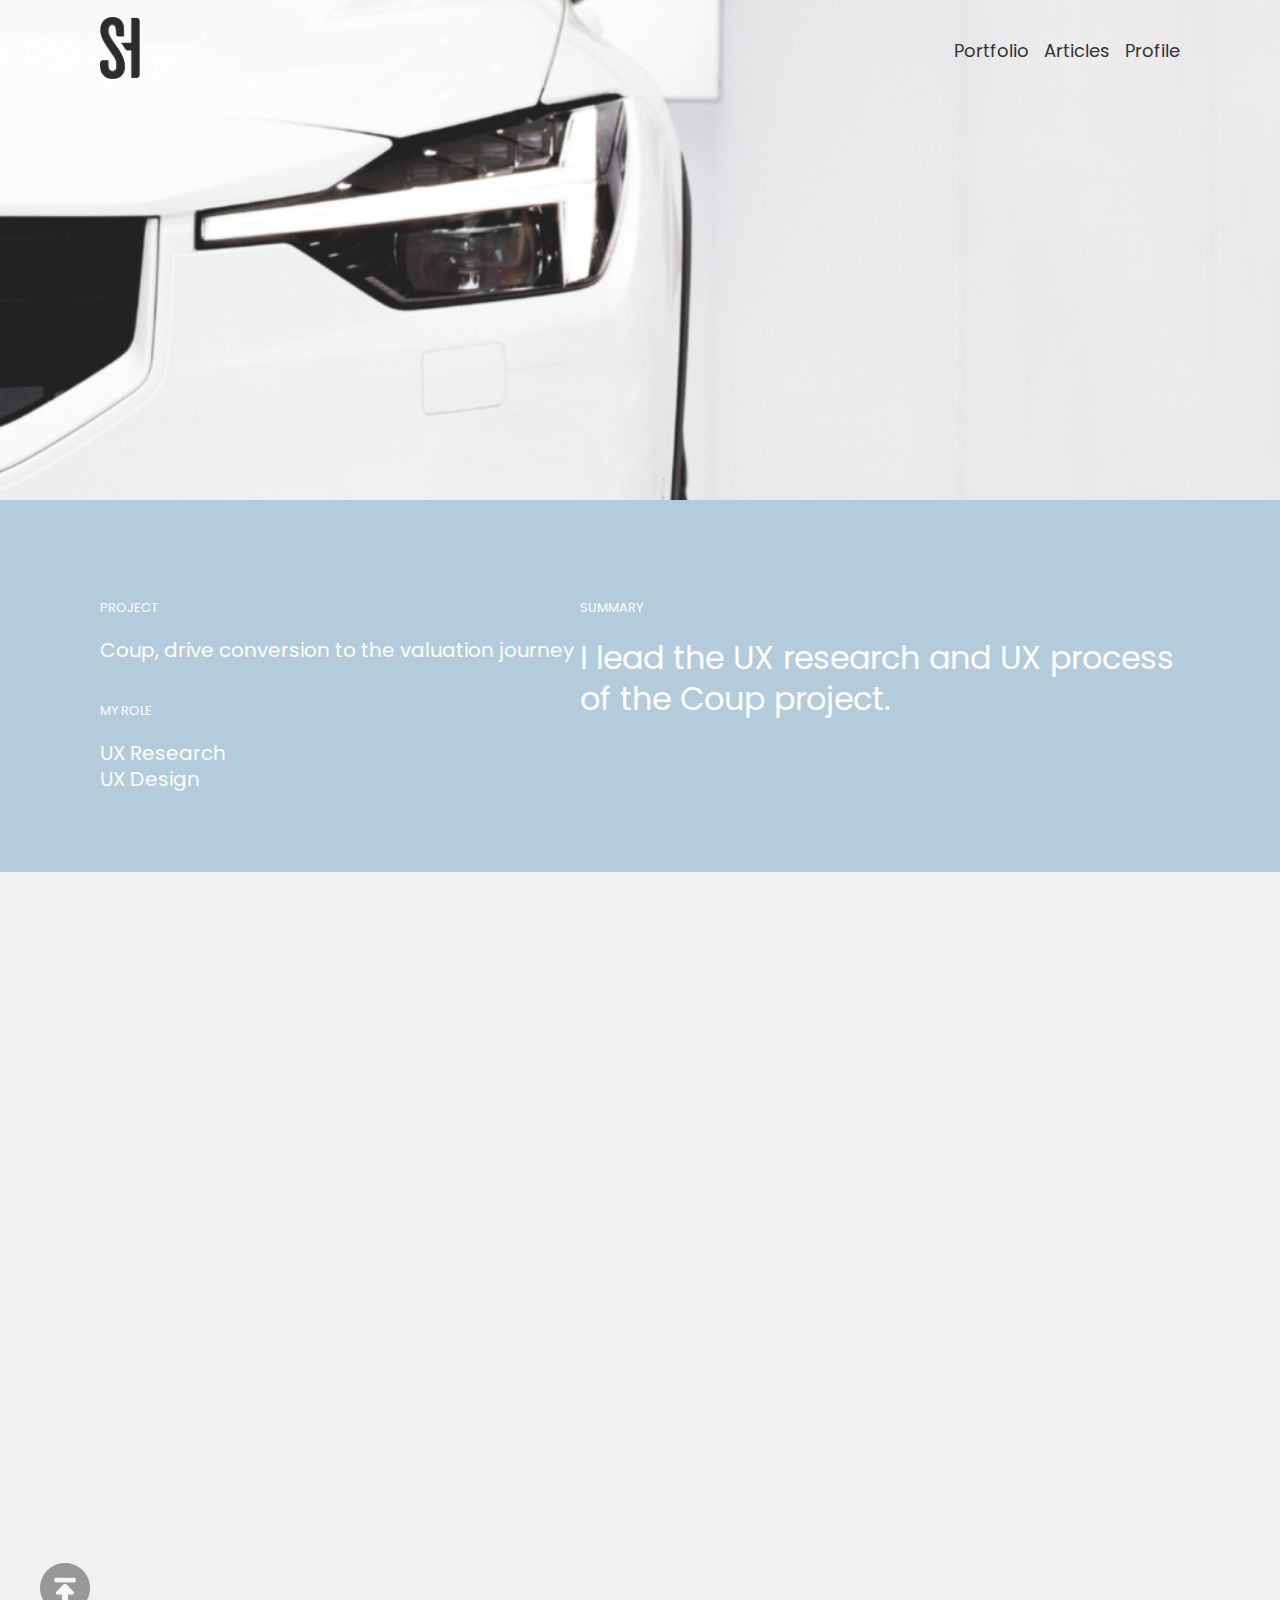
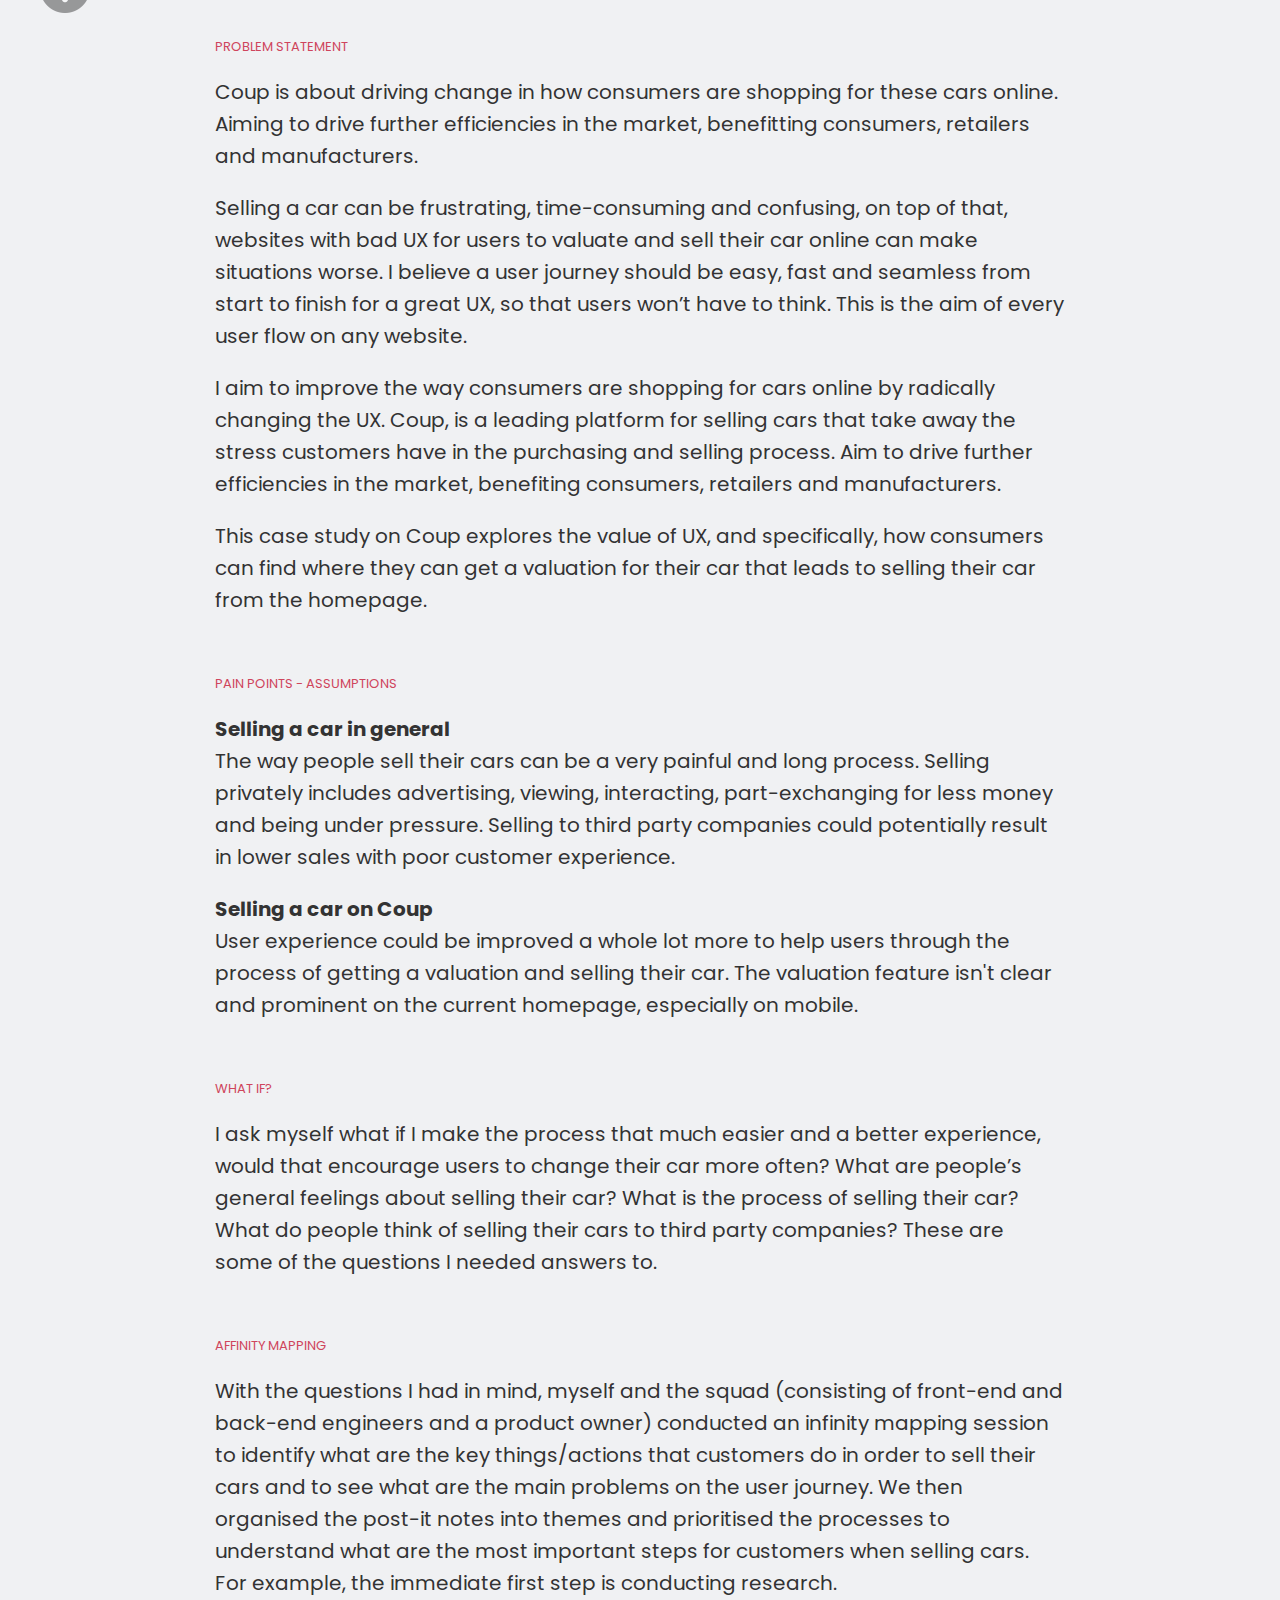
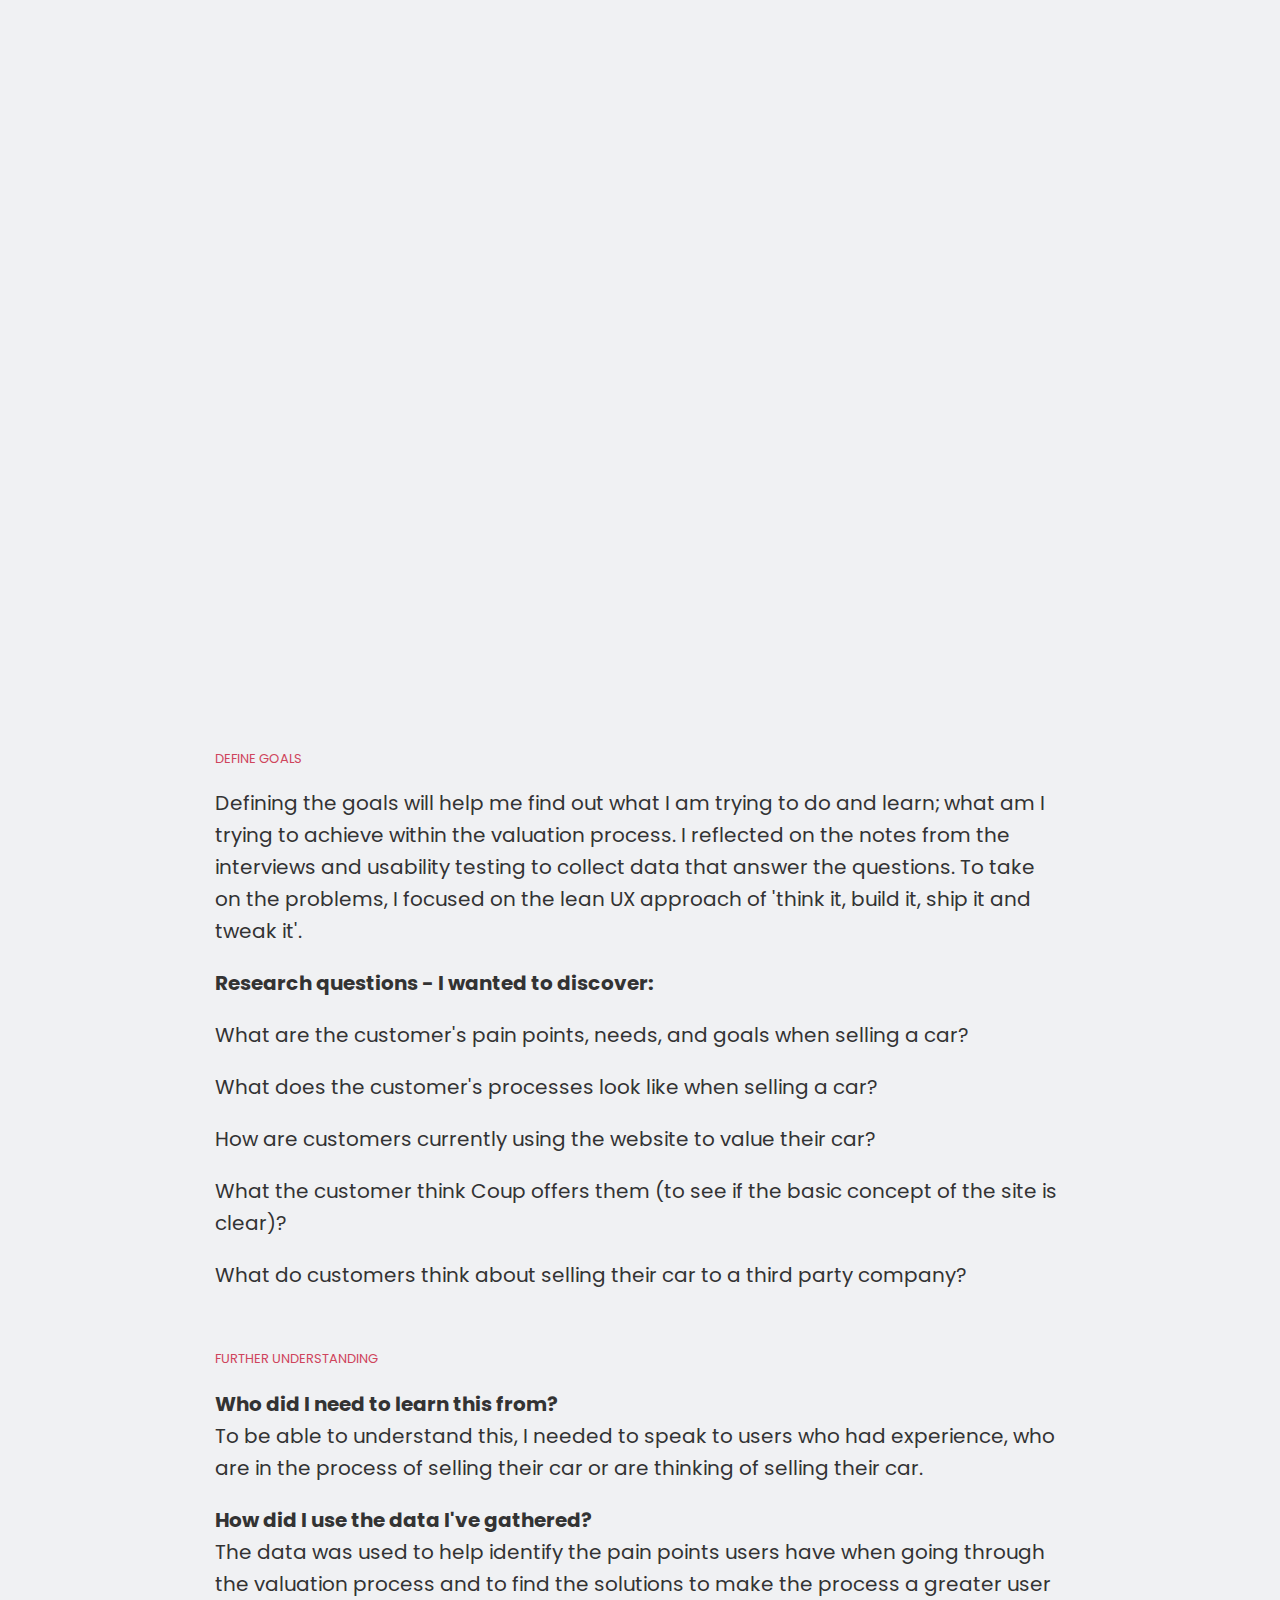
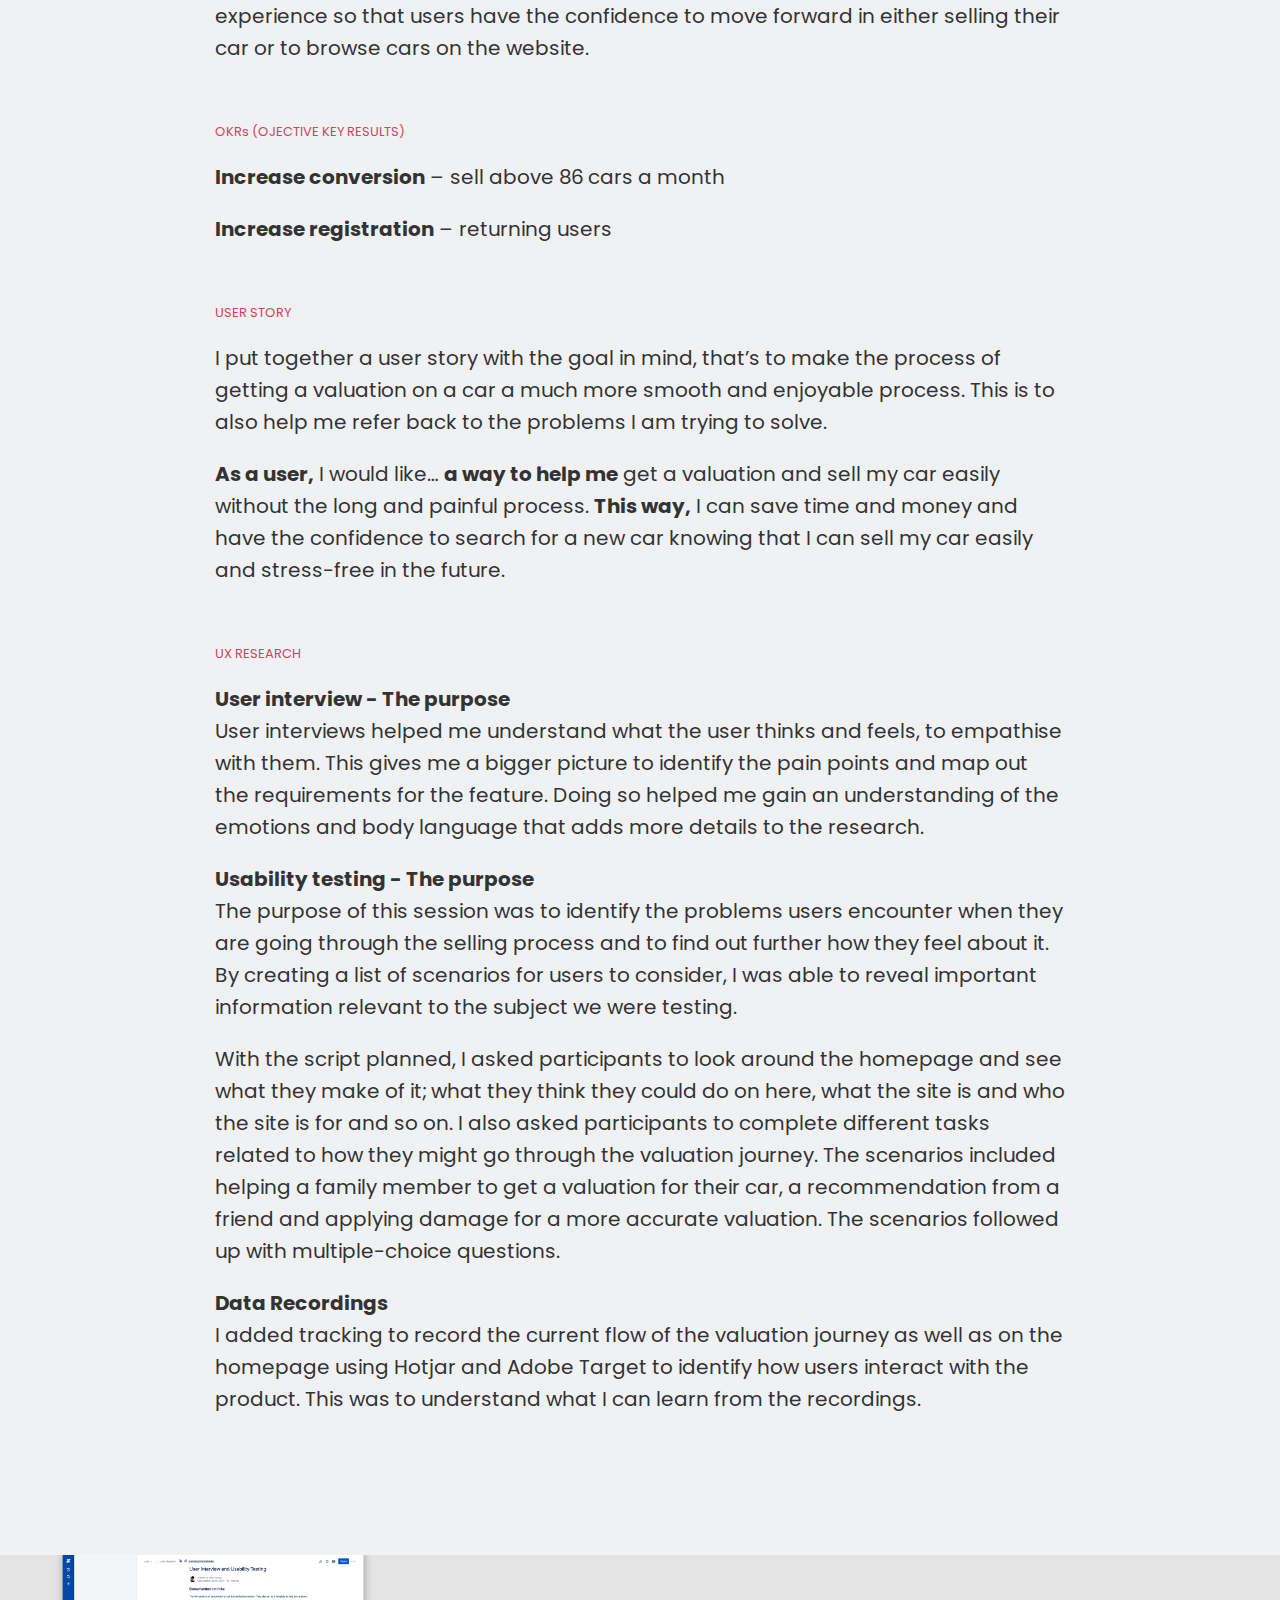
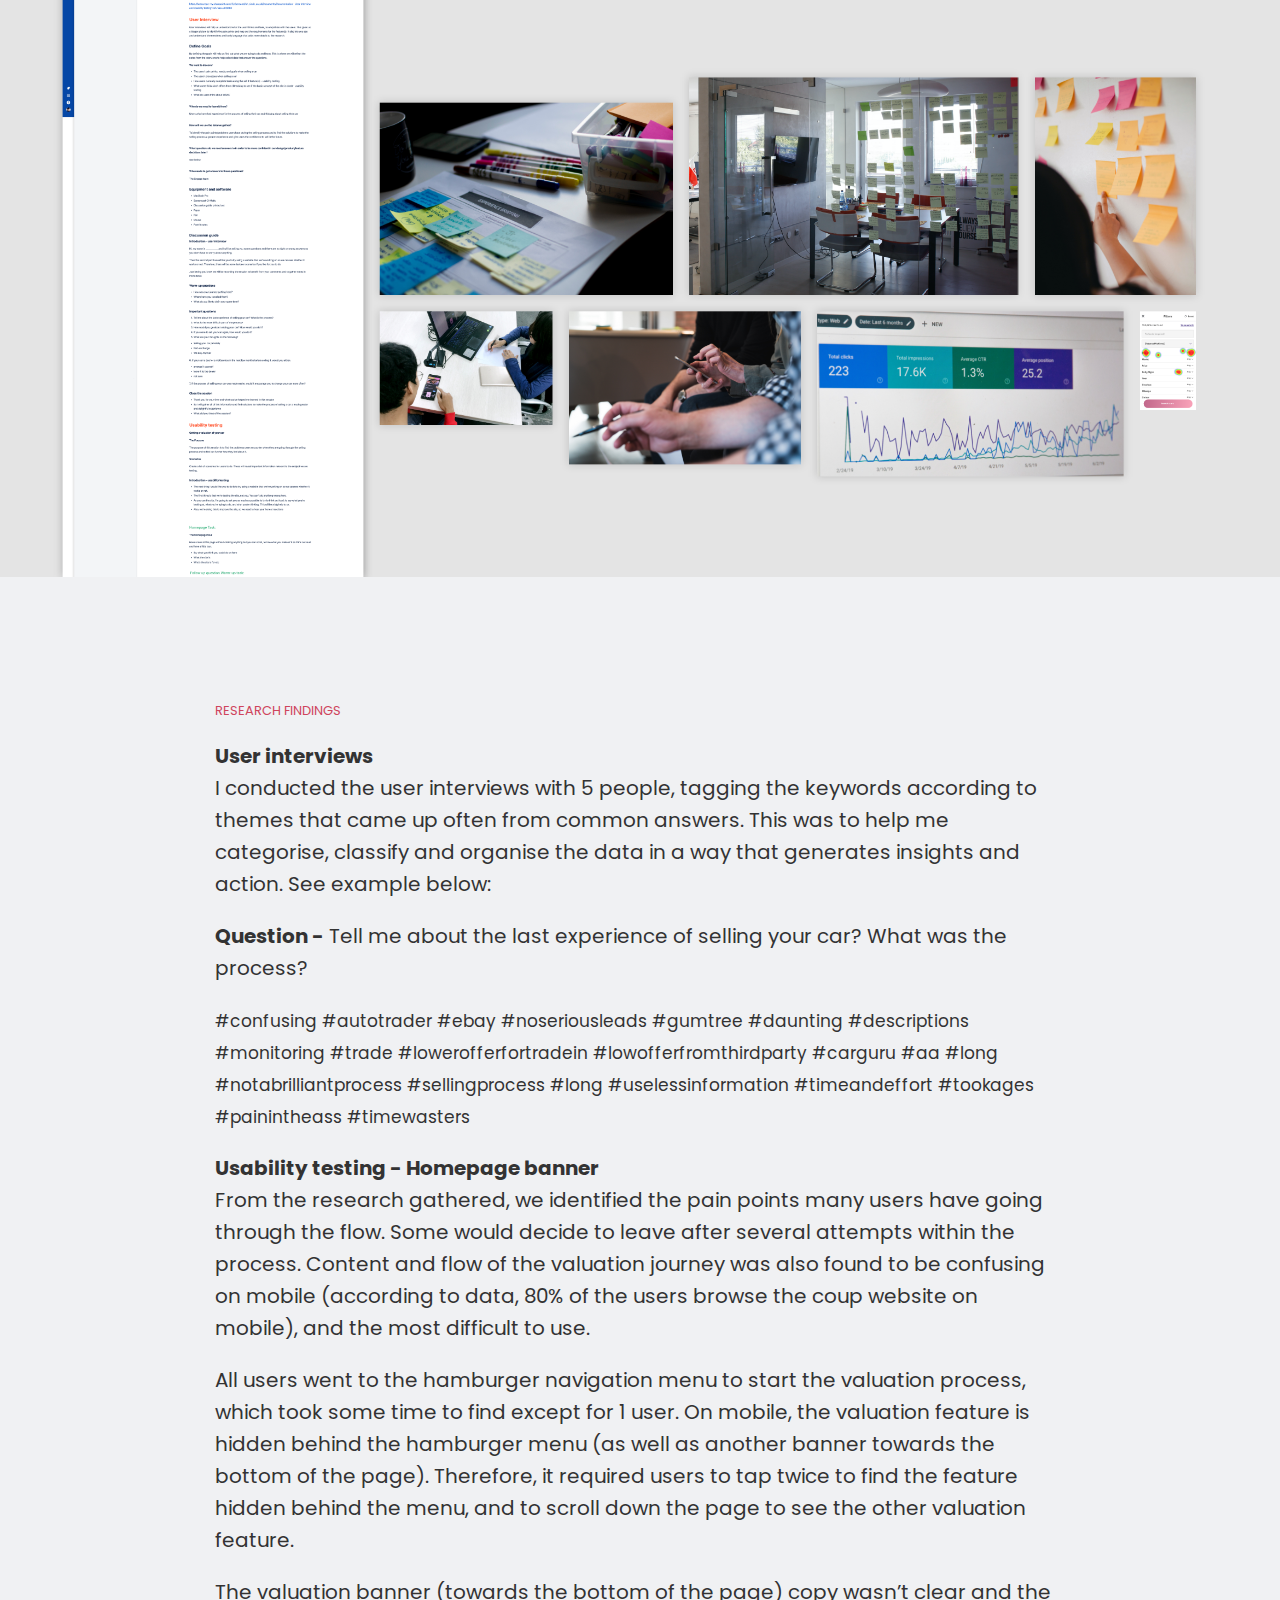
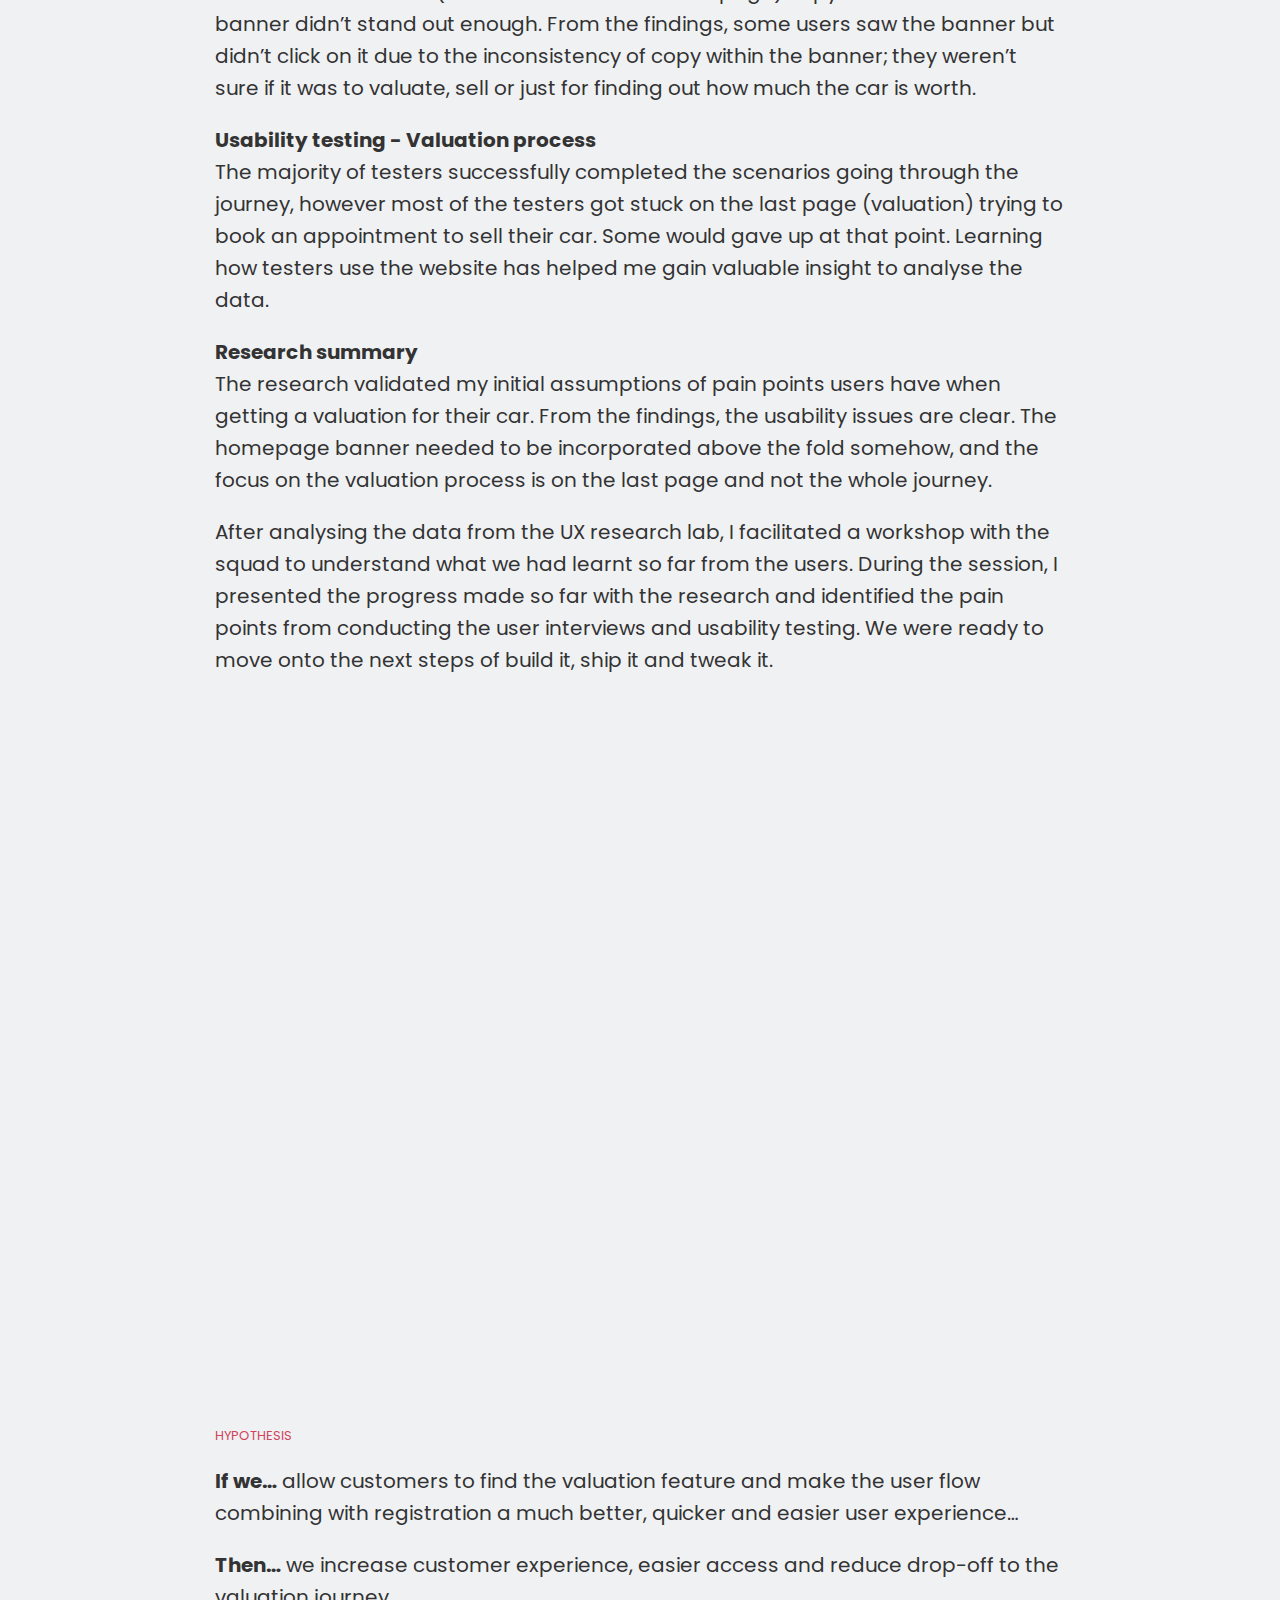
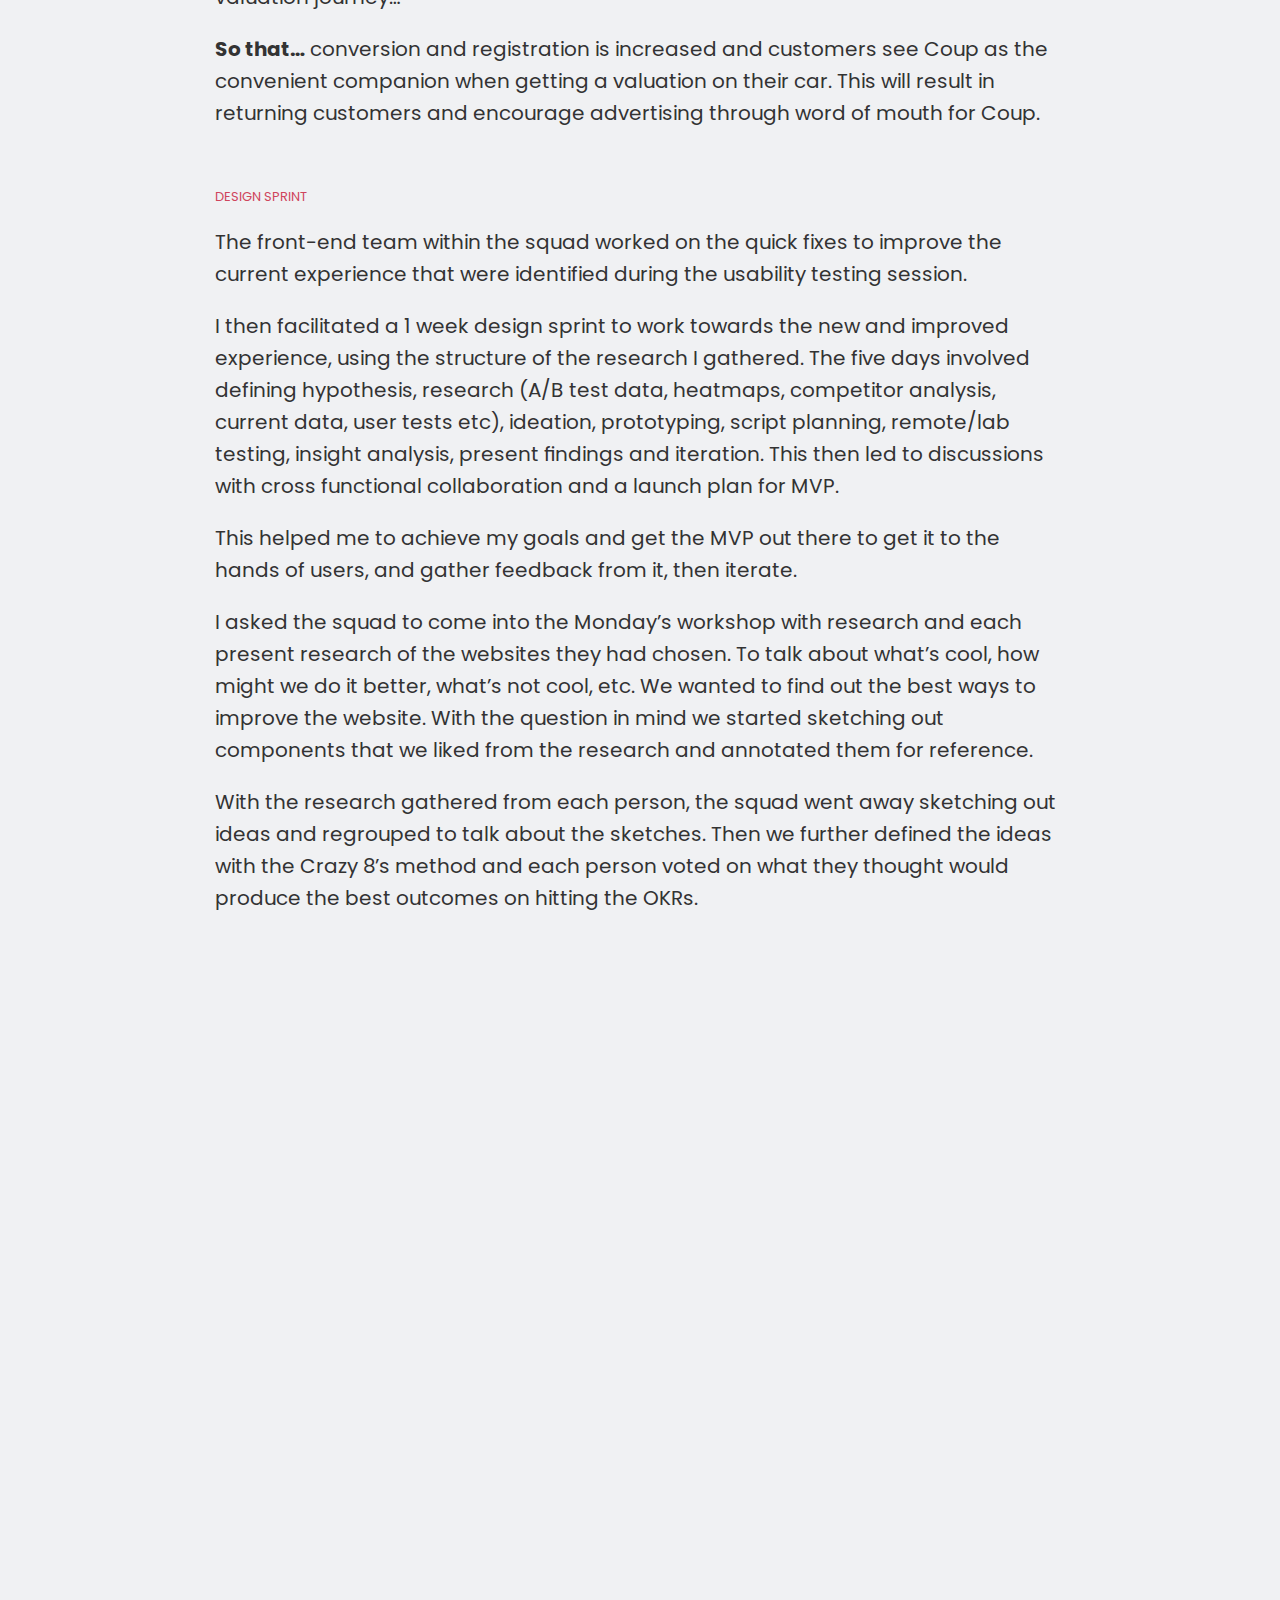
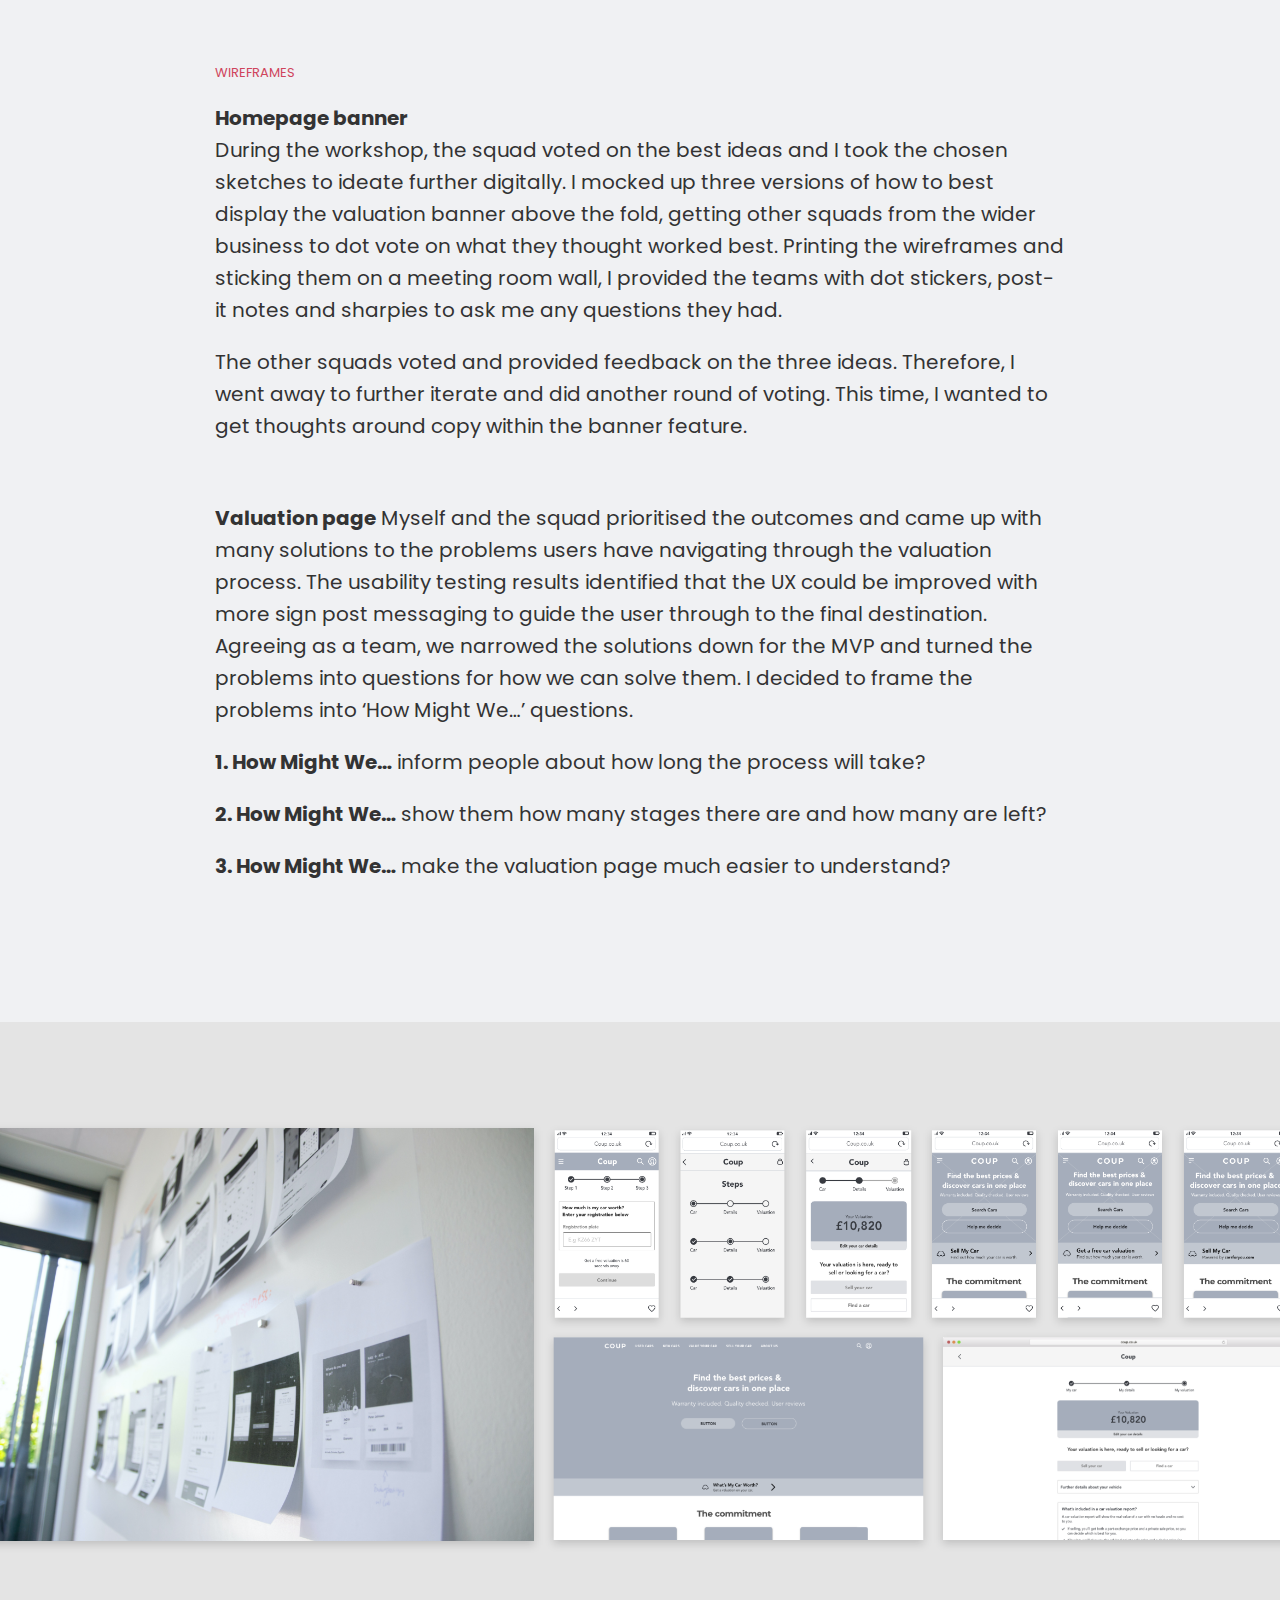
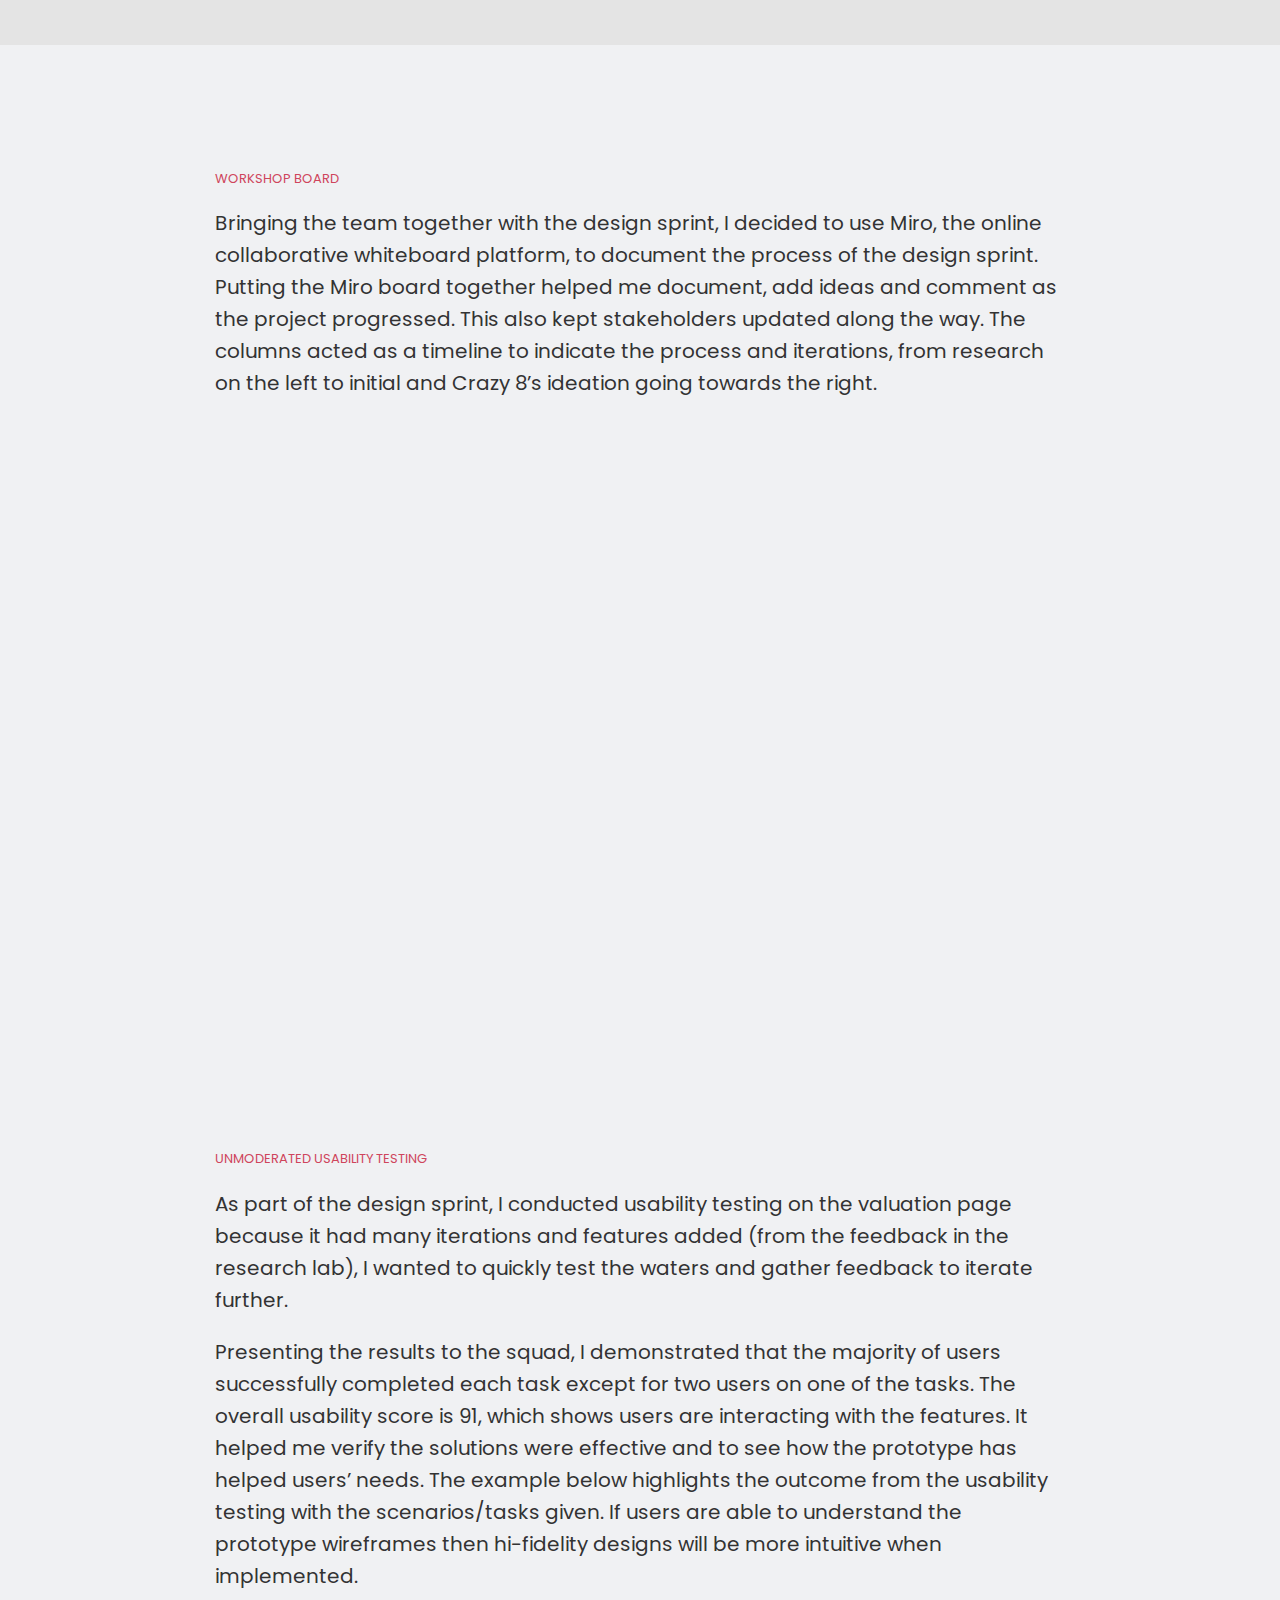
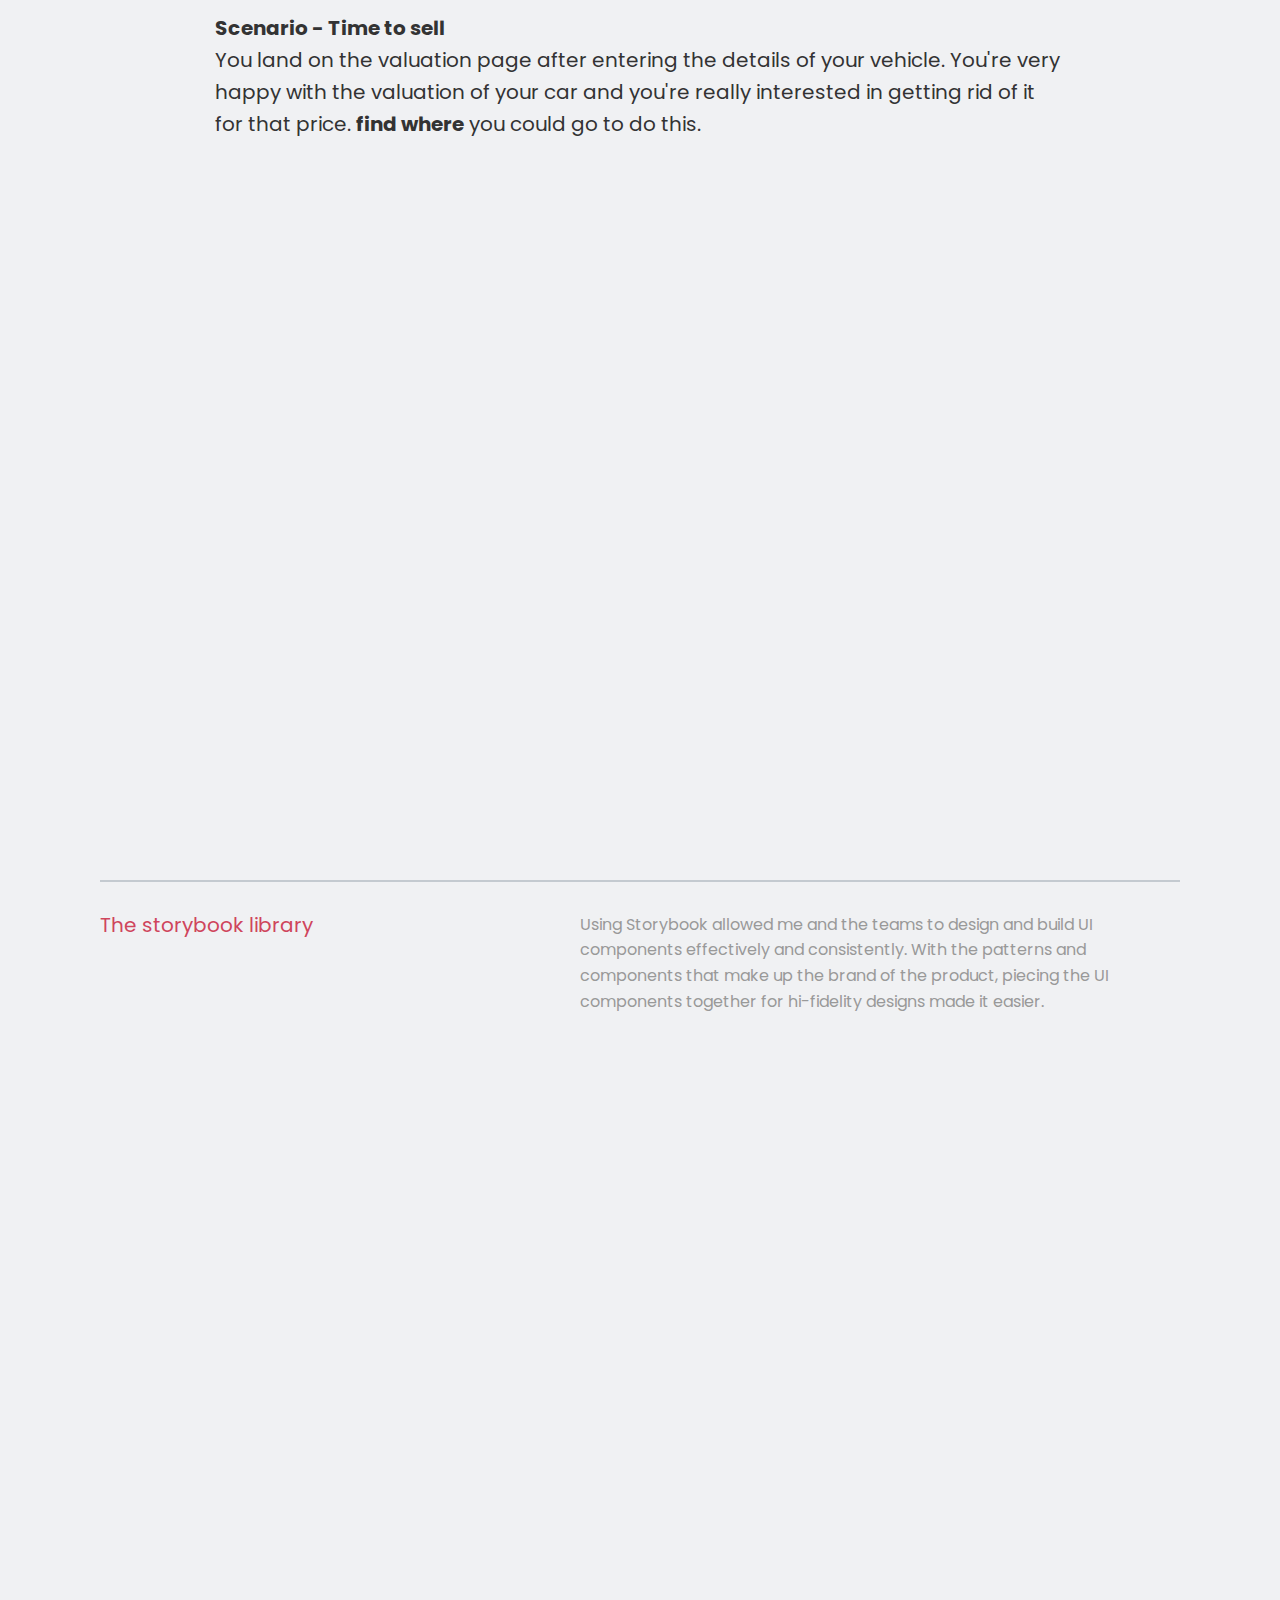
<file: html/portfolio-projects-coup.html>
<!DOCTYPE html>
<html lang="en">

<head>
    <meta charset="UTF-8">
    <meta name="viewport" content="width=device-width, initial-scale=1.0">
    <meta http-equiv="X-UA-Compatible" content="ie=edge" />
    <link href="../css/reset-file-css/reset.css" rel="stylesheet" />
    <link href="../css/portfolio-projects-coup.css" rel="stylesheet" />
    <link href="https://unpkg.com/aos@2.3.1/dist/aos.css" rel="stylesheet">
    <link href="../css/footer.css" rel="stylesheet" />
    <link rel="preconnect" href="https://fonts.gstatic.com">
    <link href="https://fonts.googleapis.com/css2?family=Poppins:ital,wght@0,300;0,400;0,700;1,300;1,400;1,700&display=swap" rel="stylesheet">
    <title>Coup - Simon Hoang</title>
</head>

<body>

    <!-- HEADER -->

    <header id="top">
        <section class="header__container">
            <div class="header__grid">
                <a href="../html/index.html">
                    <img src="../images/sh-logo.png" alt="" class="header__logo">
                </a>

                <div class="header__nav__grid">
                    <a href="../html/portfolio-page.html" class="header__portfolio">
                        <h1>Portfolio</h1>
                    </a>

                    <a href="../html/article-page.html" class="header__portfolio">
                        <h1>Articles</h1>
                    </a>

                    <a href="../html/portfolio-profile.html" class="header__profile">
                        <h1>Profile</h1>
                    </a>
                </div>
        </section>
    </header>


    <!-- HERO -->

    <div class="hero__img__container">
        <div class="hero__img"></div>
    </div>



    <!-- PROJECT DETAILS -->

    <div class="project__details__background">
        <section class="project__details__container">
            <div class="project__details__parent">
                <div class="project__details__block">
                    <h3 class="project__details__h3">PROJECT</h3>
                    <p class="project__details__p">Coup, drive conversion to the valuation journey</p>

                    <h3 class="project__details__h3">MY ROLE</h3>
                    <p class="project__details__p">
                        UX Research <br>
                        UX Design <br>
                    </p>
                </div>

                <div class="project__details__block">
                    <h3 class="project__details__h3">SUMMARY</h3>
                    <p class="project__details__summary">
                        I lead the UX research and UX process of the Coup project.
                    </p>
                </div>
            </div>
        </section>
    </div>



    <!-- SINGLE IMAGE -->

    <section class="single__image__container" data-aos="fade-up" data-aos-duration="700">
        <div>
            <img src="../images/single-image-coup-main.png" alt="" class="single__image">
        </div>
    </section>


    <!-- TOP -->

    <div class="parent__top">
        <a href="#top">
            <img src="../images/icon-backtotop.png" alt="" class="img__top">
        </a>
    </div>

    <!-- PROMBLEM STATEMENT SINGLE TEXT STYLE -->

    <section class="single__text__style__container">
        <div class="single__text__style__parent">
            <div class="single__text__style__block">
                <h3 class="single__text__style__h3">PROBLEM STATEMENT</h3>
                <p class="single__text__style__p">
                    Coup is about driving change in how consumers are shopping for these cars online. Aiming to drive
                    further efficiencies in the market, benefitting consumers, retailers and manufacturers.
                </p>
                <p class="single__text__style__p">
                    Selling a car can be frustrating, time-consuming and confusing, on top of that, websites with bad UX
                    for users to valuate and sell their car online can make situations worse. I believe a user journey
                    should be easy, fast and seamless from start to finish for a great UX, so that users won’t have to
                    think. This is the aim of every user flow on any website.
                </p>
                <p class="single__text__style__p">
                    I aim to improve the way consumers are shopping for cars online by radically changing the UX. Coup,
                    is a leading platform for selling cars that take away the stress customers have in the purchasing
                    and selling process. Aim to drive further efficiencies in the market, benefiting consumers,
                    retailers and manufacturers.
                </p>
                <p class="single__text__style__p">
                    This case study on Coup explores the value of UX, and specifically, how consumers can find where
                    they can get a valuation for their car that leads to selling their car from the homepage.
                </p>
            </div>
        </div>
    </section>



    <!-- PAIN POINTS - ASSUMPTIONS SINGLE TEXT STYLE -->

    <section class="single__text__style__container">
        <div class="single__text__style__parent">
            <div class="single__text__style__block">
                <h3 class="single__text__style__h3">PAIN POINTS - ASSUMPTIONS</h3>
                <p class="single__text__style__p">
                    <span style="font-weight: bold;">Selling a car in general</span> <br>
                    The way people sell their cars can be a very painful and long process. Selling privately includes
                    advertising, viewing, interacting, part-exchanging for less money and being under pressure. Selling
                    to third party companies could potentially result in lower sales with poor customer experience.
                </p>
                <p class="single__text__style__p">
                    <span style="font-weight: bold;">Selling a car on Coup</span><br>
                    User experience could be improved a whole lot more to help users through the process of getting a
                    valuation and selling their car. The valuation feature isn't clear and prominent on the current
                    homepage, especially on mobile.
                </p>
            </div>
        </div>
    </section>

    <!-- WHAT IF? SINGLE TEXT STYLE -->

    <section class="single__text__style__container">
        <div class="single__text__style__parent">
            <div class="single__text__style__block">
                <h3 class="single__text__style__h3">WHAT IF?</h3>
                <p class="single__text__style__p">
                    I ask myself what if I make the process that much easier and a better experience, would that
                    encourage users to change their car more often? What are people’s general feelings about selling
                    their car? What is the process of selling their car? What do people think of selling their cars to
                    third party companies? These are some of the questions I needed answers to.
                </p>
            </div>
        </div>
    </section>

    <!-- AFFINITY MAPPING SINGLE TEXT STYLE -->

    <section class="single__text__style__container">
        <div class="single__text__style__parent">
            <div class="single__text__style__block">
                <h3 class="single__text__style__h3">AFFINITY MAPPING</h3>
                <p class="single__text__style__p">
                    With the questions I had in mind, myself and the squad (consisting of front-end and back-end
                    engineers and a product owner) conducted an infinity mapping session to identify what are the key
                    things/actions that customers do in order to sell their cars and to see what are the main problems
                    on the user journey. We then organised the post-it notes into themes and prioritised the processes
                    to understand what are the most important steps for customers when selling cars. For example, the
                    immediate first step is conducting research.
                </p>
            </div>
        </div>
    </section>





    <!-- SINGLE IMAGE -->

    <section class="single__image__container" data-aos="fade-up" data-aos-duration="700">
        <div>
            <img src="../images/single-image-coup-mapping.png" alt="" class="single__image">
        </div>
    </section>





    <!-- DEFINE GOALS SINGLE TEXT STYLE -->

    <section class="single__text__style__container">
        <div class="single__text__style__parent">
            <div class="single__text__style__block">
                <h3 class="single__text__style__h3">DEFINE GOALS</h3>
                <p class="single__text__style__p">
                    Defining the goals will help me find out what I am trying to do and learn; what am I trying to
                    achieve within the valuation process. I reflected on the notes from the interviews and usability
                    testing to collect data that answer the questions. To take on the problems, I focused on the lean UX
                    approach of 'think it, build it, ship it and tweak it'.
                </p>
                <p class="single__text__style__p"><span style="font-weight: bold;">Research questions - I wanted to
                        discover:</span> </p>
                <p class="single__text__style__p">What are the customer's pain points, needs, and goals when selling a
                    car?</p>
                <p class="single__text__style__p">What does the customer's processes look like when selling a car?</p>
                <p class="single__text__style__p">How are customers currently using the website to value their car?</p>
                <p class="single__text__style__p">What the customer think Coup offers them (to see if the basic concept
                    of the site is clear)?</p>
                <p class="single__text__style__p">What do customers think about selling their car to a third party
                    company?</p>

            </div>
        </div>
    </section>




    <!-- FURTHER UNDERSTANDING SINGLE TEXT STYLE -->

    <section class="single__text__style__container">
        <div class="single__text__style__parent">
            <div class="single__text__style__block">
                <h3 class="single__text__style__h3">FURTHER UNDERSTANDING</h3>
                <p class="single__text__style__p">
                    <span style="font-weight: bold;">Who did I need to learn this from?</span> <br>
                    To be able to understand this, I needed to speak to users who had experience, who are in the process
                    of selling their car or are thinking of selling their car.
                </p>

                <p class="single__text__style__p">
                    <span style="font-weight: bold;">How did I use the data I've gathered?</span> <br>
                    The data was used to help identify the pain points users have when going through the valuation
                    process and to find the solutions to make the process a greater user experience so that users have
                    the confidence to move forward in either selling their car or to browse cars on the website.
                </p>
            </div>
        </div>
    </section>




    <!-- OJECTIVE KEY RESULTS SINGLE TEXT STYLE -->

    <section class="single__text__style__container">
        <div class="single__text__style__parent">
            <div class="single__text__style__block">
                <h3 class="single__text__style__h3">OKRs (OJECTIVE KEY RESULTS)</h3>
                <p class="single__text__style__p">
                    <span style="font-weight: bold;">Increase conversion</span> – sell above 86 cars a month
                </p>

                <p class="single__text__style__p">
                    <span style="font-weight: bold;">Increase registration</span> – returning users
                </p>
            </div>
        </div>
    </section>


    <!-- USER STORY SINGLE TEXT STYLE -->

    <section class="single__text__style__container">
        <div class="single__text__style__parent">
            <div class="single__text__style__block">
                <h3 class="single__text__style__h3">USER STORY</h3>
                <p class="single__text__style__p">
                    I put together a user story with the goal in mind, that’s to make the process of getting a valuation
                    on a car a much more smooth and enjoyable process. This is to also help me refer back to the
                    problems I am trying to solve.
                </p>

                <p class="single__text__style__p">
                    <span style="font-weight: bold;">As a user,</span> I would like…

                    <span style="font-weight: bold;">a way to help me</span> get a valuation and sell my car easily
                    without the long and painful process.

                    <span style="font-weight: bold;">This way,</span> I can save time and money and have the confidence
                    to search for a new car knowing that I can sell my car easily and stress-free in the future.
                </p>
            </div>
        </div>
    </section>




    <!-- UX RESEARCH - USER INTERVIEW SINGLE TEXT STYLE -->

    <section class="single__text__style__container">
        <div class="single__text__style__parent">
            <div class="single__text__style__block">
                <h3 class="single__text__style__h3">UX RESEARCH</h3>
                <p class="single__text__style__p">
                    <span style="font-weight: bold;">User interview - The purpose</span> <br>
                    User interviews helped me understand what the user thinks and feels, to empathise with them. This
                    gives me a bigger picture to identify the pain points and map out the requirements for the feature.
                    Doing so helped me gain an understanding of the emotions and body language that adds more details to
                    the research.
                </p>

                <p class="single__text__style__p">
                    <span style="font-weight: bold;">Usability testing - The purpose</span> <br>
                    The purpose of this session was to identify the problems users encounter when they are going through
                    the selling process and to find out further how they feel about it. By creating a list of scenarios
                    for users to consider, I was able to reveal important information relevant to the subject we were
                    testing.
                </p>

                <p class="single__text__style__p">
                    With the script planned, I asked participants to look around the homepage and see what they make of
                    it; what they think they could do on here, what the site is and who the site is for and so on. I
                    also asked participants to complete different tasks related to how they might go through the
                    valuation journey. The scenarios included helping a family member to get a valuation for their car,
                    a recommendation from a friend and applying damage for a more accurate valuation. The scenarios
                    followed up with multiple-choice questions.
                </p>

                <p class="single__text__style__p">
                    <span style="font-weight: bold;">Data Recordings</span><br>
                    I added tracking to record the current flow of the valuation journey as well as on the homepage
                    using Hotjar and Adobe Target to identify how users interact with the product. This was to
                    understand what I can learn from the recordings.

                </p>
            </div>
        </div>
    </section>


    <!-- SINGLE FULL WIDTH IMAGE -->

    <div class="single__full__width__image__container">
        <div>
            <img src="../images/full-width-image-coup-research.png" alt="" class="single__full__width__image">
        </div>
    </div>




    <!-- RESEARCH FINDINGS SINGLE TEXT STYLE -->

    <section class="single__text__style__container">
        <div class="single__text__style__parent">
            <div class="single__text__style__block">
                <h3 class="single__text__style__h3">RESEARCH FINDINGS</h3>
                <p class="single__text__style__p">
                    <span style="font-weight: bold;">User interviews</span><br>
                    I conducted the user interviews with 5 people, tagging the keywords according to themes that came up
                    often from common answers. This was to help me categorise, classify and organise the data in a way
                    that generates insights and action. See example below:
                </p>
                <p class="single__text__style__p">
                    <span style="font-weight: bold;">Question -</span> Tell me about the last experience of selling your
                    car? What was the process?</p>
                <p class="single__text__style__p"><span style="font-size: 17px;">#confusing #autotrader #ebay
                        #noseriousleads #gumtree #daunting
                        #descriptions #monitoring #trade
                        #lowerofferfortradein #lowofferfromthirdparty #carguru #aa #long #notabrilliantprocess
                        #sellingprocess #long #uselessinformation #timeandeffort #tookages #painintheass
                        #timewasters</span>
                </p>

                <p class="single__text__style__p">
                    <span style="font-weight: bold;">Usability testing - Homepage banner</span><br>
                    From the research gathered, we identified the pain points many users have going through the flow.
                    Some would decide to leave after several attempts within the process. Content and flow of the
                    valuation journey was also found to be confusing on mobile (according to data, 80% of the users
                    browse the coup website on mobile), and the most difficult to use.
                </p>
                <p class="single__text__style__p">
                    All users went to the hamburger navigation menu to start the valuation process, which took some time
                    to find except for 1 user. On mobile, the valuation feature is hidden behind the hamburger menu (as
                    well as another banner towards the bottom of the page). Therefore, it required users to tap twice to
                    find the feature hidden behind the menu, and to scroll down the page to see the other valuation
                    feature.
                </p>
                <p class="single__text__style__p">
                    The valuation banner (towards the bottom of the page) copy wasn’t clear and the banner didn’t stand
                    out enough. From the findings, some users saw the banner but didn’t click on it due to the
                    inconsistency of copy within the banner; they weren’t sure if it was to valuate, sell or just for
                    finding out how much the car is worth.
                </p>
                <p class="single__text__style__p">
                    <span style="font-weight: bold;">Usability testing - Valuation process</span><br>
                    The majority of testers successfully completed the scenarios going through the journey, however most
                    of the testers got stuck on the last page (valuation) trying to book an appointment to sell their
                    car. Some would gave up at that point. Learning how testers use the website has helped me gain
                    valuable insight to analyse the data.
                </p>

                <p class="single__text__style__p">
                    <span style="font-weight: bold;">Research summary</span><br>
                    The research validated my initial assumptions of pain points users have when getting a valuation for
                    their car. From the findings, the usability issues are clear. The homepage banner needed to be
                    incorporated above the fold somehow, and the focus on the valuation process is on the last page and
                    not the whole journey.
                </p>
                <p class="single__text__style__p">
                    After analysing the data from the UX research lab, I facilitated a workshop with the squad to
                    understand what we had learnt so far from the users. During the session, I presented the progress
                    made so far with the research and identified the pain points from conducting the user interviews and
                    usability testing. We were ready to move onto the next steps of build it, ship it and tweak it.
                </p>
            </div>
        </div>
    </section>


    <!-- SINGLE IMAGE -->

    <section class="single__image__container" data-aos="fade-up" data-aos-duration="700">
        <div>
            <img src="../images/single-image-coup-diagram.png" alt="" class="single__image">
        </div>
    </section>


    <!-- HYPOTHESIS SINGLE TEXT STYLE -->

    <section class="single__text__style__container">
        <div class="single__text__style__parent">
            <div class="single__text__style__block">
                <h3 class="single__text__style__h3">HYPOTHESIS</h3>
                <p class="single__text__style__p">
                    <span style="font-weight: bold;">If we…</span> allow customers to find the valuation feature and
                    make the user flow combining with registration a much better, quicker and easier user
                    experience…
                </p>

                <p class="single__text__style__p"><span style="font-weight: bold;">Then…</span> we increase customer
                    experience, easier access and reduce drop-off to the valuation journey…
                </p>

                <p class="single__text__style__p"> <span style="font-weight: bold;">So that…</span> conversion and
                    registration is increased and customers see Coup as the convenient companion when getting a
                    valuation on their car. This will result in returning customers and encourage advertising through
                    word of mouth for Coup.
                </p>
            </div>
        </div>
    </section>








    <!-- DESIGN SPRINT SINGLE TEXT STYLE -->

    <section class="single__text__style__container">
        <div class="single__text__style__parent">
            <div class="single__text__style__block">
                <h3 class="single__text__style__h3">DESIGN SPRINT</h3>
                <p class="single__text__style__p">
                    The front-end team within the squad worked on the quick fixes to improve the current experience that
                    were identified during the usability testing session.
                </p>
                <p class="single__text__style__p">
                    I then facilitated a 1 week design sprint to work towards the new and improved experience, using the
                    structure of the research I gathered. The five days involved defining hypothesis, research (A/B test
                    data, heatmaps, competitor analysis, current data, user tests etc), ideation, prototyping, script
                    planning, remote/lab testing, insight analysis, present ﬁndings and iteration. This then led to
                    discussions with cross functional collaboration and a launch plan for MVP.
                </p>
                <p class="single__text__style__p">
                    This helped me to achieve my goals and get the MVP out there to get it to the hands of users, and
                    gather feedback from it, then iterate.
                </p>
                <p class="single__text__style__p">
                    I asked the squad to come into the Monday’s workshop with research and each present research of the
                    websites they had chosen. To talk about what’s cool, how might we do it better, what’s not cool,
                    etc. We wanted to find out the best ways to improve the website. With the question in mind we
                    started sketching out components that we liked from the research and annotated them for reference.
                </p>
                <p class="single__text__style__p">
                    With the research gathered from each person, the squad went away sketching out ideas and regrouped
                    to talk about the sketches. Then we further defined the ideas with the Crazy 8’s method and each
                    person voted on what they thought would produce the best outcomes on hitting the OKRs.
                </p>
            </div>
        </div>
    </section>


    <!-- SINGLE IMAGE -->

    <section class="single__image__container" data-aos="fade-up" data-aos-duration="700">
        <div>
            <img src="../images/single-image-coup-workshop.png" alt="" class="single__image">
        </div>
    </section>



    <!-- WIREFRAMES - HOMEPAGE BANNER SINGLE TEXT STYLE -->

    <section class="single__text__style__container">
        <div class="single__text__style__parent">
            <div class="single__text__style__block">
                <h3 class="single__text__style__h3">WIREFRAMES</h3>

                <p class="single__text__style__p">
                    <span style="font-weight: bold;">Homepage banner</span><br>
                    During the workshop, the squad voted on the best ideas and I took the chosen sketches to ideate
                    further digitally. I mocked up three versions of how to best display the valuation banner above the
                    fold, getting other squads from the wider business to dot vote on what they thought worked best.
                    Printing the wireframes and sticking them on a meeting room wall, I provided the teams with dot
                    stickers, post-it notes and sharpies to ask me any questions they had.
                </p>

                <p class="single__text__style__p">
                    The other squads voted and provided feedback on the three ideas. Therefore, I went away to further
                    iterate and did another round of voting. This time, I wanted to get thoughts around copy within the
                    banner feature.
                </p>
            </div>
        </div>
    </section>


    <!-- WIREFRAMES - VALUATION PROCESS SINGLE TEXT STYLE -->

    <section class="single__text__style__container">
        <div class="single__text__style__parent">
            <div class="single__text__style__block">

                <p class="single__text__style__p"><span style="font-weight: bold;">Valuation page</span>
                    Myself and the squad prioritised the outcomes and came up with many solutions to the problems users
                    have navigating through the valuation process. The usability testing results identified that the UX
                    could be improved with more sign post messaging to guide the user through to the final destination.
                    Agreeing as a team, we narrowed the solutions down for the MVP and turned the problems into
                    questions for how we can solve them. I decided to frame the problems into ‘How Might We…’
                    questions.
                </p>

                <p class="single__text__style__p"><span style="font-weight: bold;">1. How Might We…</span> inform people
                    about how long the process will take?
                </p>
                <p class="single__text__style__p"><span style="font-weight: bold;">2. How Might We…</span> show them how
                    many stages there are and how many are left?
                </p>
                <p class="single__text__style__p"><span style="font-weight: bold;">3. How Might We…</span> make the
                    valuation page much easier to understand?
                </p>
            </div>
        </div>
    </section>


    <!-- SINGLE FULL WIDTH IMAGE -->

    <div class="single__full__width__image__container">
        <div>
            <img src="../images/full-width-image-coup-wires-homepage.png" alt="" class="single__full__width__image">
        </div>
    </div>



    <!-- WORKSHOP BOARD SINGLE TEXT STYLE -->

    <section class="single__text__style__container">
        <div class="single__text__style__parent">
            <div class="single__text__style__block">
                <h3 class="single__text__style__h3">WORKSHOP BOARD</h3>
                <p class="single__text__style__p">
                    Bringing the team together with the design sprint, I decided to use Miro, the online collaborative
                    whiteboard platform, to document the process of the design sprint. Putting the Miro board together
                    helped me document, add ideas and comment as the project progressed. This also kept stakeholders
                    updated along the way. The columns acted as a timeline to indicate the process and iterations, from
                    research on the left to initial and Crazy 8’s ideation going towards the right.
                </p>
            </div>
        </div>
    </section>


    <!-- SINGLE IMAGE -->

    <section class="single__image__container" data-aos="fade-up" data-aos-duration="700">
        <div>
            <img src="../images/single-image-coup-miro.png" alt="" class="single__image">
        </div>
    </section>






    <!-- UNMODERATED USABILITY TESTING SINGLE TEXT STYLE -->

    <section class="single__text__style__container">
        <div class="single__text__style__parent">
            <div class="single__text__style__block">
                <h3 class="single__text__style__h3">UNMODERATED USABILITY TESTING</h3>
                <p class="single__text__style__p">
                    As part of the design sprint, I conducted usability testing on the valuation page because it had
                    many iterations and features added (from the feedback in the research lab), I wanted to quickly test
                    the waters and gather feedback to iterate further.
                </p>
                <p class="single__text__style__p">
                    Presenting the results to the squad, I demonstrated that the majority of users successfully
                    completed each task except for two users on one of the tasks. The overall usability score is 91,
                    which shows users are interacting with the features. It helped me verify the solutions were
                    effective and to see how the prototype has helped users’ needs. The example below highlights the
                    outcome from the usability testing with the scenarios/tasks given. If users are able to understand
                    the prototype wireframes then hi-fidelity designs will be more intuitive when implemented.
                </p>
                <p class="single__text__style__p">
                    <span style="font-weight: bold;">Scenario - Time to sell</span><br>
                    You land on the valuation page after entering the details of your vehicle. You're very happy with
                    the valuation of your car and you're really interested in getting rid of it for that price.
                    <span style="font-weight: bold;">find where</span> you could go to do this.
                </p>
            </div>
        </div>
    </section>



    <!-- SINGLE IMAGE -->

    <section class="single__image__container" data-aos="fade-up" data-aos-duration="700">
        <div>
            <img src="../images/single-image-coup-testing.png" alt="" class="single__image">
        </div>
    </section>




    <!-- TITLE AND TWO COLUMN A DESIGN SYSTEM FOR FUTURE PROOF PARAGRAPH TEXT STYLE -->

    <section class="title__2__column__key__learnings__container">
        <hr>
        <div class="title__2__column__key__learnings__parent__main">
            <div class="title__2__column__key__learnings__block">
                <h3 class="title__2__column__key__learnings__h3">The storybook library</h3>
            </div>

            <div class="title__2__column__key__learnings__parent__right">
                <div>
                    <p class="title__2__column__key__learnings__p">
                        Using Storybook allowed me and the teams to design and build UI components effectively and
                        consistently. With the patterns and components that make up the brand of the product, piecing
                        the UI components together for hi-fidelity designs made it easier.
                    </p>
                </div>
            </div>
        </div>
    </section>


    <!-- SINGLE IMAGE -->

    <section class="single__image__container" data-aos="fade-up" data-aos-duration="700">
        <div>
            <img src="../images/single-image-coup-storybook.png" alt="" class="single__image">
        </div>
    </section>



    <!-- HI-FIDELITY DESIGN HOMEPAGE BANNER SINGLE TEXT STYLE -->

    <section class="single__text__style__container">
        <div class="single__text__style__parent">
            <div class="single__text__style__block">
                <h3 class="single__text__style__h3">HI-FIDELITY DESIGN</h3>
                <p class="single__text__style__p">
                    By stitching the UI components together, we were able to see the look and feel and how the UX worked
                    together. This creates opportunities to refine further ready for development. I A/B tested the
                    designs with variations to get feedback and iterate further.
                </p>
                <p class="single__text__style__p"> <span style="font-weight: bold;">Homepage banner</span><br>
                    Introducing the new valuation banner above the fold will increase visibility to guide users to the
                    valuation process for the first MVP. I will continue to iterate further according to the data I will
                    be tracking and monitoring.
                </p>
            </div>
        </div>
    </section>


    <!-- SINGLE IMAGE -->

    <section class="single__image__container" data-aos="fade-up" data-aos-duration="700">
        <div>
            <img src="../images/single-image-coup-hi-fi-designs.png" alt="" class="single__image">
        </div>
    </section>


    <!-- VALUATION PAGE SINGLE TEXT STYLE -->

    <section class="single__text__style__container">
        <div class="single__text__style__parent">
            <div class="single__text__style__block">
                <p class="single__text__style__p">
                    <span style="font-weight: bold;">Valuation page</span><br>
                    Working together as a squad, we broke down the design into tickets accordingly, which helped
                    prioritise the tasks in greater detail. With further iterations made, I am confident to build and
                    test further as well as track the data to further iterate and validate.
                </p>

                <p class="single__text__style__p">
                    <span style="font-weight: bold;">Features implemented</span>
                </p>
                <p class="single__text__style__p"> Progress bar - shows how many stages there are and how many are left.
                </p>
                <p class="single__text__style__p"> Indication how long the process will take.
                </p>
                <p class="single__text__style__p"> Edit feature inside valuation box - clearly shows users where to edit
                    their car details to update their valuation.
                </p>
                <p class="single__text__style__p"> Two CTA buttons - to guide users to sell their car and to guide users
                    to view the cars we have for sale.
                </p>
                <p class="single__text__style__p"> A ‘further details about your vehicle’ accordion and to move under
                    the two CTAs
                </p>
                <p class="single__text__style__p"> Don’t show the booking an appointment feature until ‘Sell your car’
                    CTA button has been selected.
                </p>
                <p class="single__text__style__p"> Desktop should be the same as mobile with one central column and the
                    same button functionality.
                </p>
            </div>
        </div>
    </section>


    <!-- SINGLE IMAGE -->

    <section class="single__image__container" data-aos="fade-up" data-aos-duration="700">
        <div>
            <img src="../images/single-image-coup-hi-fi-designs-valuation.png" alt="" class="single__image">
        </div>
    </section>




    <!-- TITLE AND TWO COLUMN KEY LEARNINGS PARAGRAPH TEXT STYLE -->

    <section class="title__2__column__key__learnings__container">
        <hr>
        <div class="title__2__column__key__learnings__parent__main">
            <div class="title__2__column__key__learnings__block">
                <h3 class="title__2__column__key__learnings__h3">Key Learnings</h3>
            </div>

            <div class="title__2__column__key__learnings__parent__right">
                <div>
                    <h4 class="title__2__column__key__learnings__h4">Importance of Communication</h4>
                    <p class="title__2__column__key__learnings__p">
                        Communication is an important part of good design and no matter how amazing the product is, if
                        people can't use it then they will simply leave or stop using it. The challenge is to use
                        human-centred design to create great results and make the feature easier to find and use for a
                        more enjoyable user experience.The main objective is to make the feature searchable, successful
                        and that customers won't have to think and return back to the site.
                    </p>
                </div>
            </div>
        </div>
    </section>



























    <!-- FOOTER -->

    <div class="footer__background">
        <section class="footer__container">
            <div class="footer__parent">
                <div>
                    <a href="../html/index.html">
                        <img src="../images/sh-logo.png" alt="" class="footer__logo">
                    </a>
                </div>

                <a href="../html/portfolio-page.html" class="footer__nav">
                    Portfolio
                </a>

                <a href="../html/article-page.html" class="footer__nav">
                    Articles
                </a>

                <a href="../html/portfolio-profile.html" class="footer__nav no__margin__right">
                    Profile
                </a>

                <div class="footer__social__links__parent">
                    <a href="https://www.linkedin.com/in/simonhoang23/" target=”_blank class="footer__social__links__a">
                        <img src="../images/iconfinder_linkedin-logo-1_1269935.svg" alt=""
                            class="footer__social__links">
                    </a>

                    <a href="https://twitter.com/simonhoang23" target=”_blank class="footer__social__links__a">
                        <img src="../images/iconfinder_icon-social-twitter_211920.svg" alt=""
                            class="footer__social__links">
                    </a>

                    <a href="https://www.behance.net/simonhoang" target=”_blank class="footer__social__links__a">
                        <img src="../images/iconfinder_37-behance_104465.svg" alt="" class="footer__social__links">
                    </a>

                    <a href="https://dribbble.com/simonhoang23" target=”_blank class="footer__social__links__a">
                        <img src="../images/iconfinder_dribbble_110713.svg" alt="" class="footer__social__links">
                    </a>

                    <a href="https://www.instagram.com/uxdon/" target=”_blank class="footer__social__links__a">
                        <img src="../images/iconfinder_38-instagram_1161953.svg" alt="" class="footer__social__links">
                    </a>

                </div>

                <!-- DESKTOP FOOTER LINKS -->

                <div class="desktop__footer__social__links__parent">
                    <a href="https://www.linkedin.com/in/simonhoang23/" target=”_blank
                        class="desktop__footer__social__links__a">
                        <img src="../images/iconfinder_linkedin-logo-1_1269935.svg" alt=""
                            class="desktop__footer__social__links">
                    </a>

                    <a href="https://twitter.com/simonhoang23" target=”_blank class="desktop__footer__social__links__a">
                        <img src="../images/iconfinder_icon-social-twitter_211920.svg" alt=""
                            class="desktop__footer__social__links">
                    </a>

                    <a href="https://www.behance.net/simonhoang" target=”_blank
                        class="desktop__footer__social__links__a">
                        <img src="../images/iconfinder_37-behance_104465.svg" alt=""
                            class="desktop__footer__social__links">
                    </a>

                    <a href="https://dribbble.com/simonhoang23" target=”_blank
                        class="desktop__footer__social__links__a">
                        <img src="../images/iconfinder_dribbble_110713.svg" alt=""
                            class="desktop__footer__social__links">
                    </a>

                    <a href="https://www.instagram.com/uxdon/" target=”_blank
                        class="desktop__footer__social__links__a">
                        <img src="../images/iconfinder_38-instagram_1161953.svg" alt=""
                            class="desktop__footer__social__links">
                    </a>
                </div>
            </div>
            
            <div>
                <h3 class="footer__h3">🧑🏻‍💻 Built by Simon Hoang</h3>
            </div>
        </section>
    </div>











    <script src="https://unpkg.com/aos@2.3.1/dist/aos.js"></script>

    <script>
        AOS.init();
    </script>





</body>

</html>
</file>
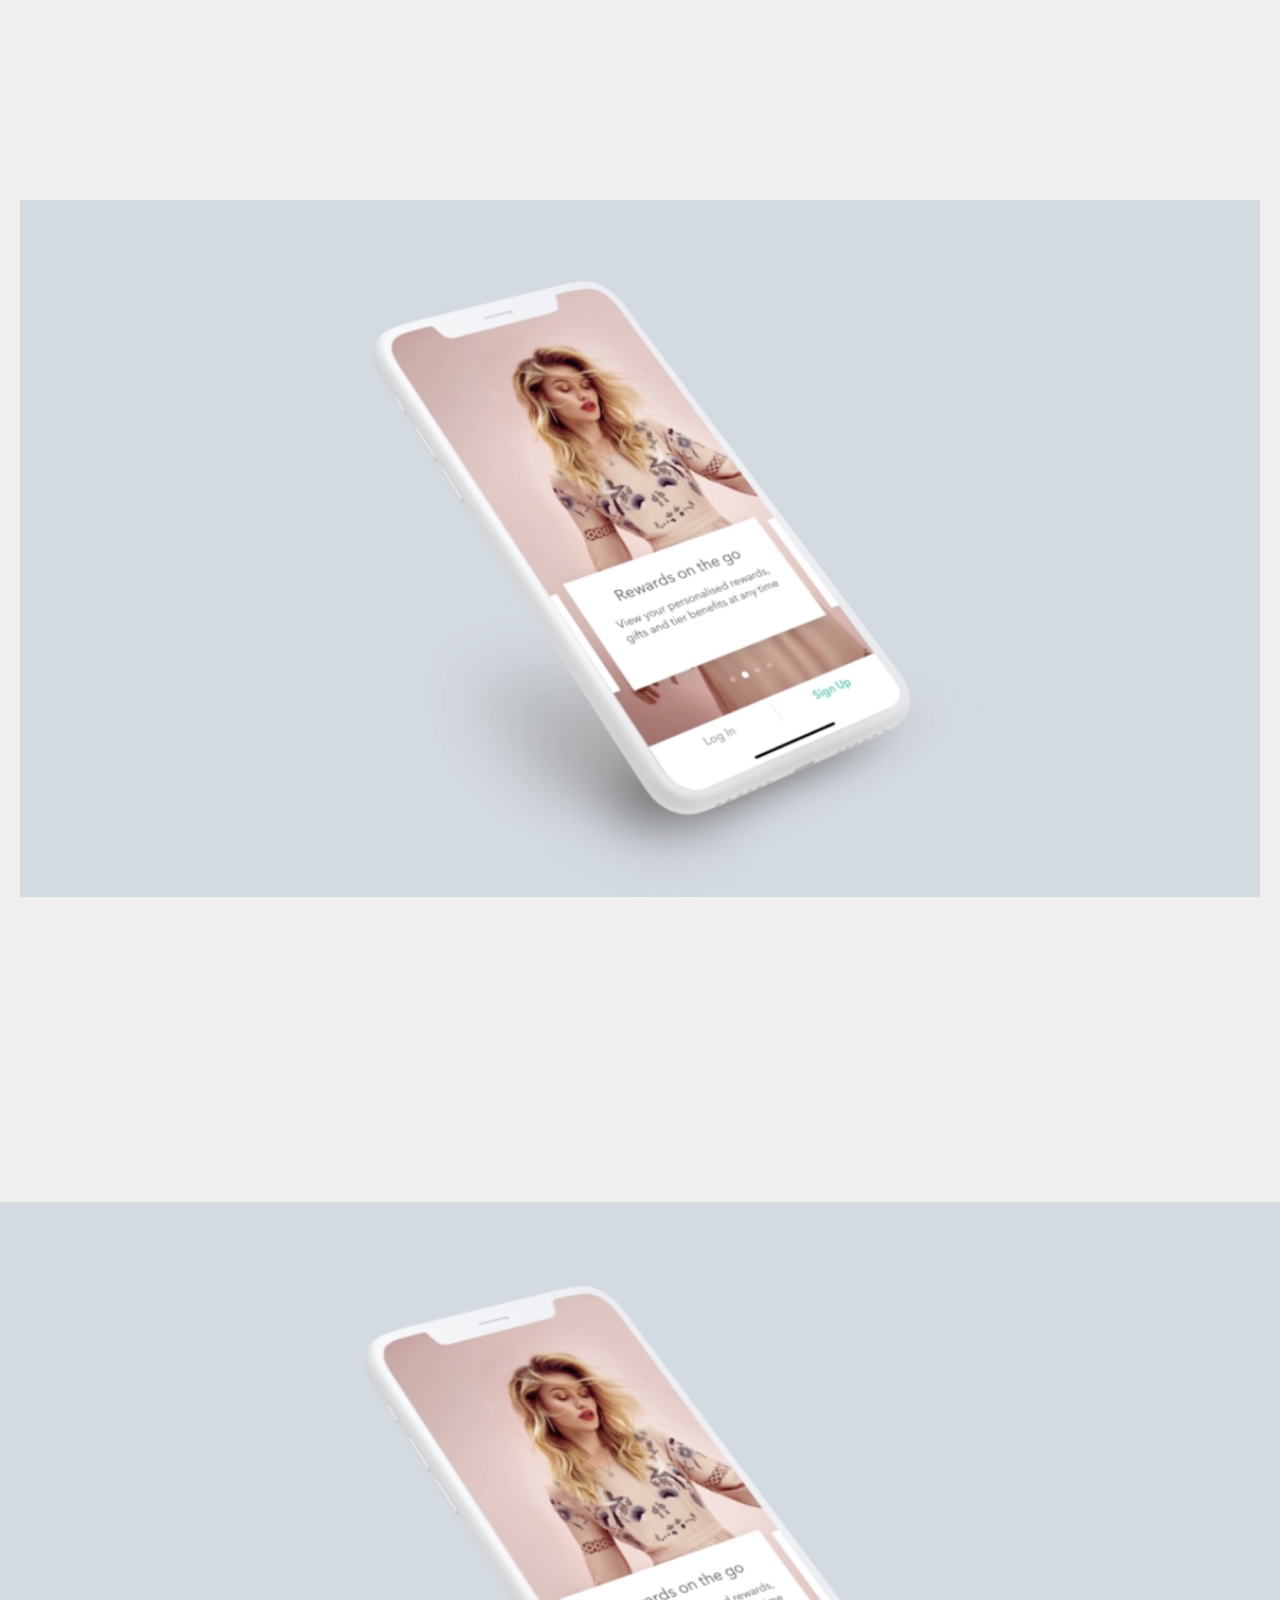
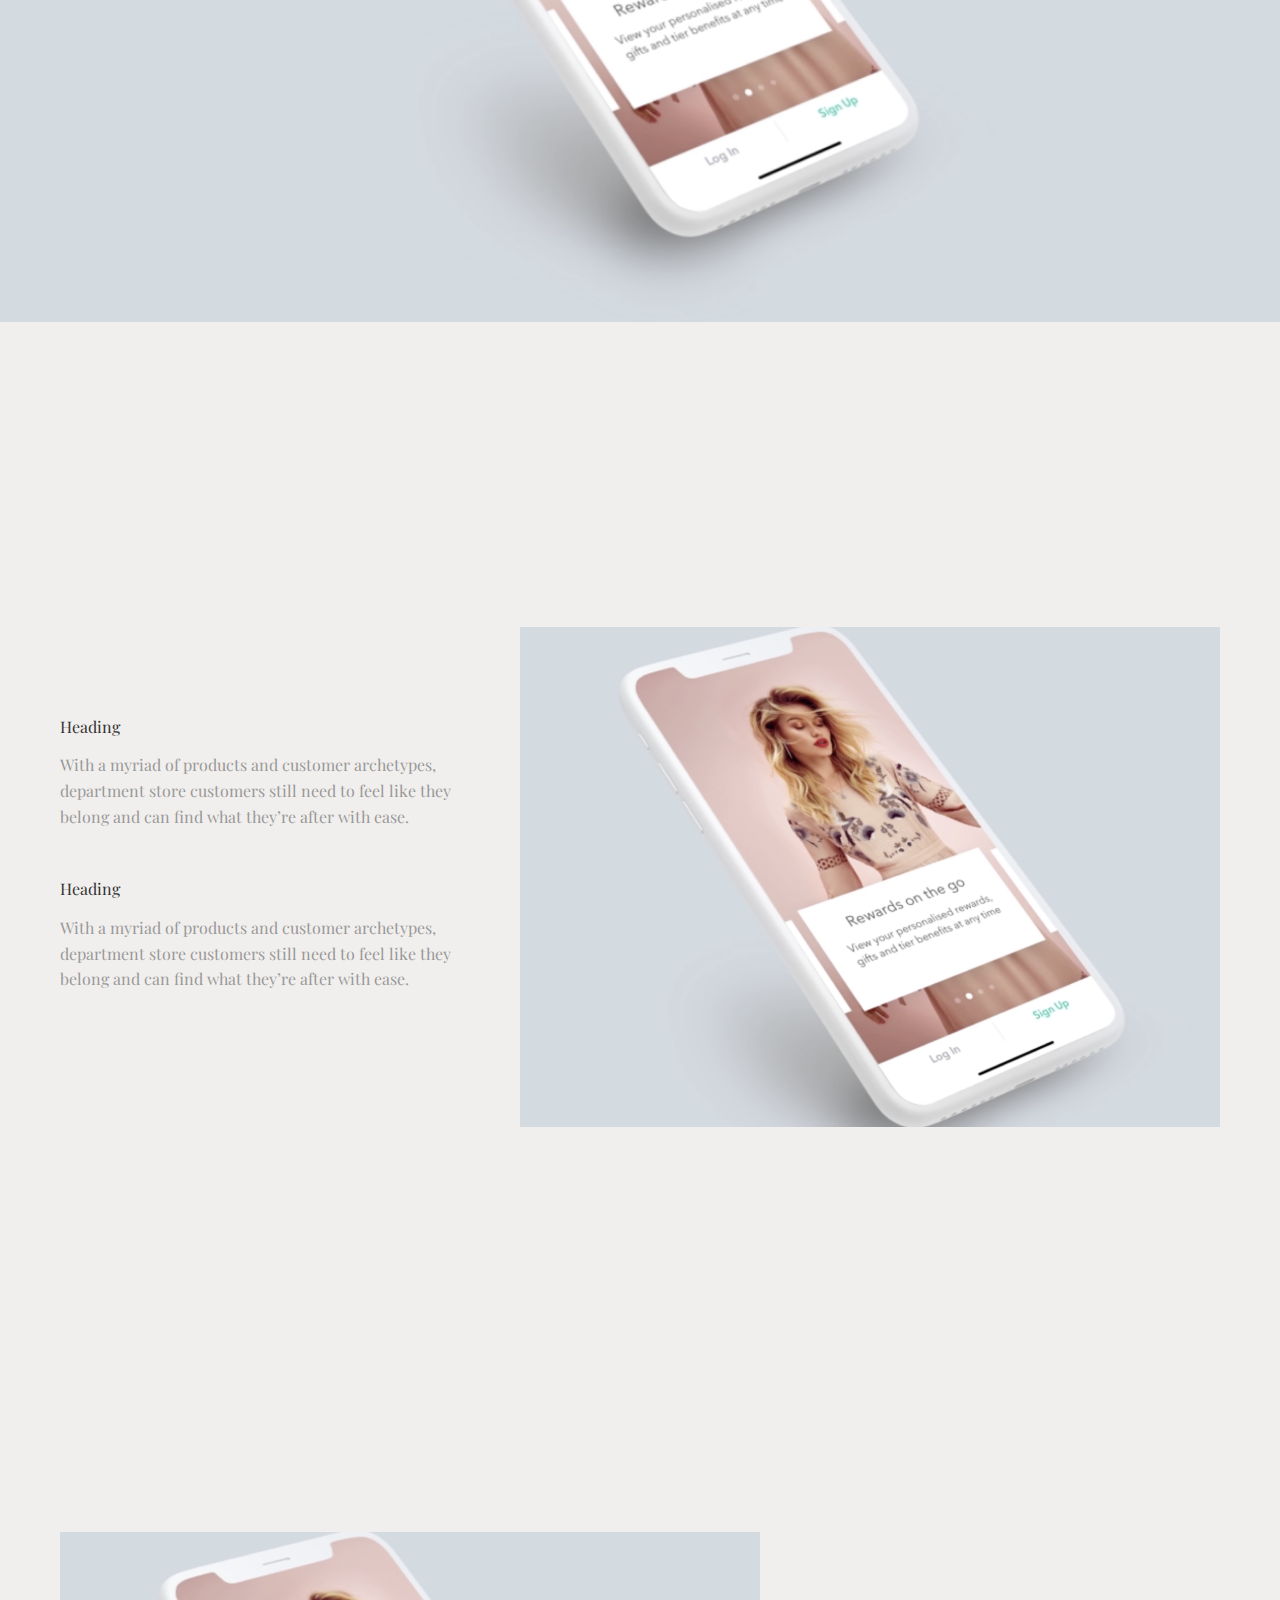
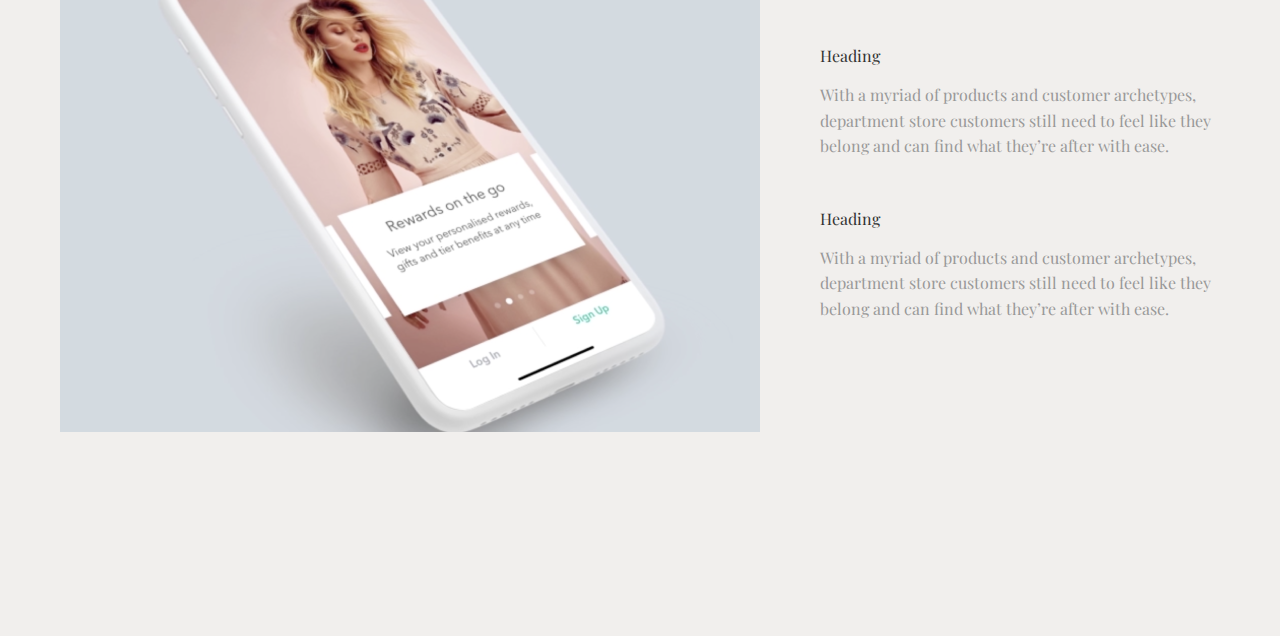
<file: html/portfolio-projects-image-template.html>
<!DOCTYPE html>
<html lang="en">

<head>
    <meta charset="UTF-8">
    <meta name="viewport" content="width=device-width, initial-scale=1.0">
    <meta http-equiv="X-UA-Compatible" content="ie=edge" />
    <link href="../css/reset-file-css/reset.css" rel="stylesheet" />
    <link href="../css/portfolio-projects-image-template.css" rel="stylesheet" />
    <link
        href="https://fonts.googleapis.com/css?family=Playfair+Display:400,400i,500,500i,600,600i,700,700i,800,800i,900,900i&display=swap"
        rel="stylesheet">
    <title>Project image template</title>
</head>

<body>



    <!-- SINGLE IMAGE -->

    <section class="single__image__container">
        <div>
            <img src="../images/image-template-placeholder.png" alt="" class="single__image">
        </div>
    </section>




    <!-- SINGLE FULL WIDTH IMAGE -->

    <div class="single__full__width__image__container">
        <div>
            <img src="../images/image-template-placeholder.png" alt="" class="single__full__width__image">
        </div>
    </div>



    <!-- LEFT TEXT AND IMAGE TWO COLUMN TEXT STYLE -->

    <section class="left__text__image__2__column__container">
        <div class="left__text__image__2__column__parent__right">
            <div>
                <h4 class="left__text__image__2__column__h4">Heading</h4>
                <p class="left__text__image__2__column__p">
                    With a myriad of products and
                    customer archetypes, department
                    store customers still need to feel
                    like they belong and can find what
                    they’re after with ease.
                </p>

                <h4 class="left__text__image__2__column__h4">Heading</h4>
                <p class="left__text__image__2__column__p">
                    With a myriad of products and
                    customer archetypes, department
                    store customers still need to feel
                    like they belong and can find what
                    they’re after with ease.
                </p>
            </div>

            <div>
                <img src="../images/image-two-column-template-placeholder.png" alt=""
                    class="left__text__image__2__column__img">
            </div>
        </div>
    </section>




    <!--  RIGHT IMAGE AND TEXT TWO COLUMN TEXT STYLE -->

    <section class="right__image__text__2__column__container">
        <div class="right__image__text__2__column__parent__right">
            <div>
                <img src="../images/image-two-column-template-placeholder.png" alt=""
                    class="right__image__text__2__column__img">
            </div>

            <div class="right__image__text__2__column__parent__text">
                <h4 class="right__image__text__2__column__h4">Heading</h4>
                <p class="right__image__text__2__column__p">
                    With a myriad of products and
                    customer archetypes, department
                    store customers still need to feel
                    like they belong and can find what
                    they’re after with ease.
                </p>

                <h4 class="right__image__text__2__column__h4">Heading</h4>
                <p class="right__image__text__2__column__p">
                    With a myriad of products and
                    customer archetypes, department
                    store customers still need to feel
                    like they belong and can find what
                    they’re after with ease.
                </p>
            </div>
        </div>
    </section>














    



</body>

</html>
</file>
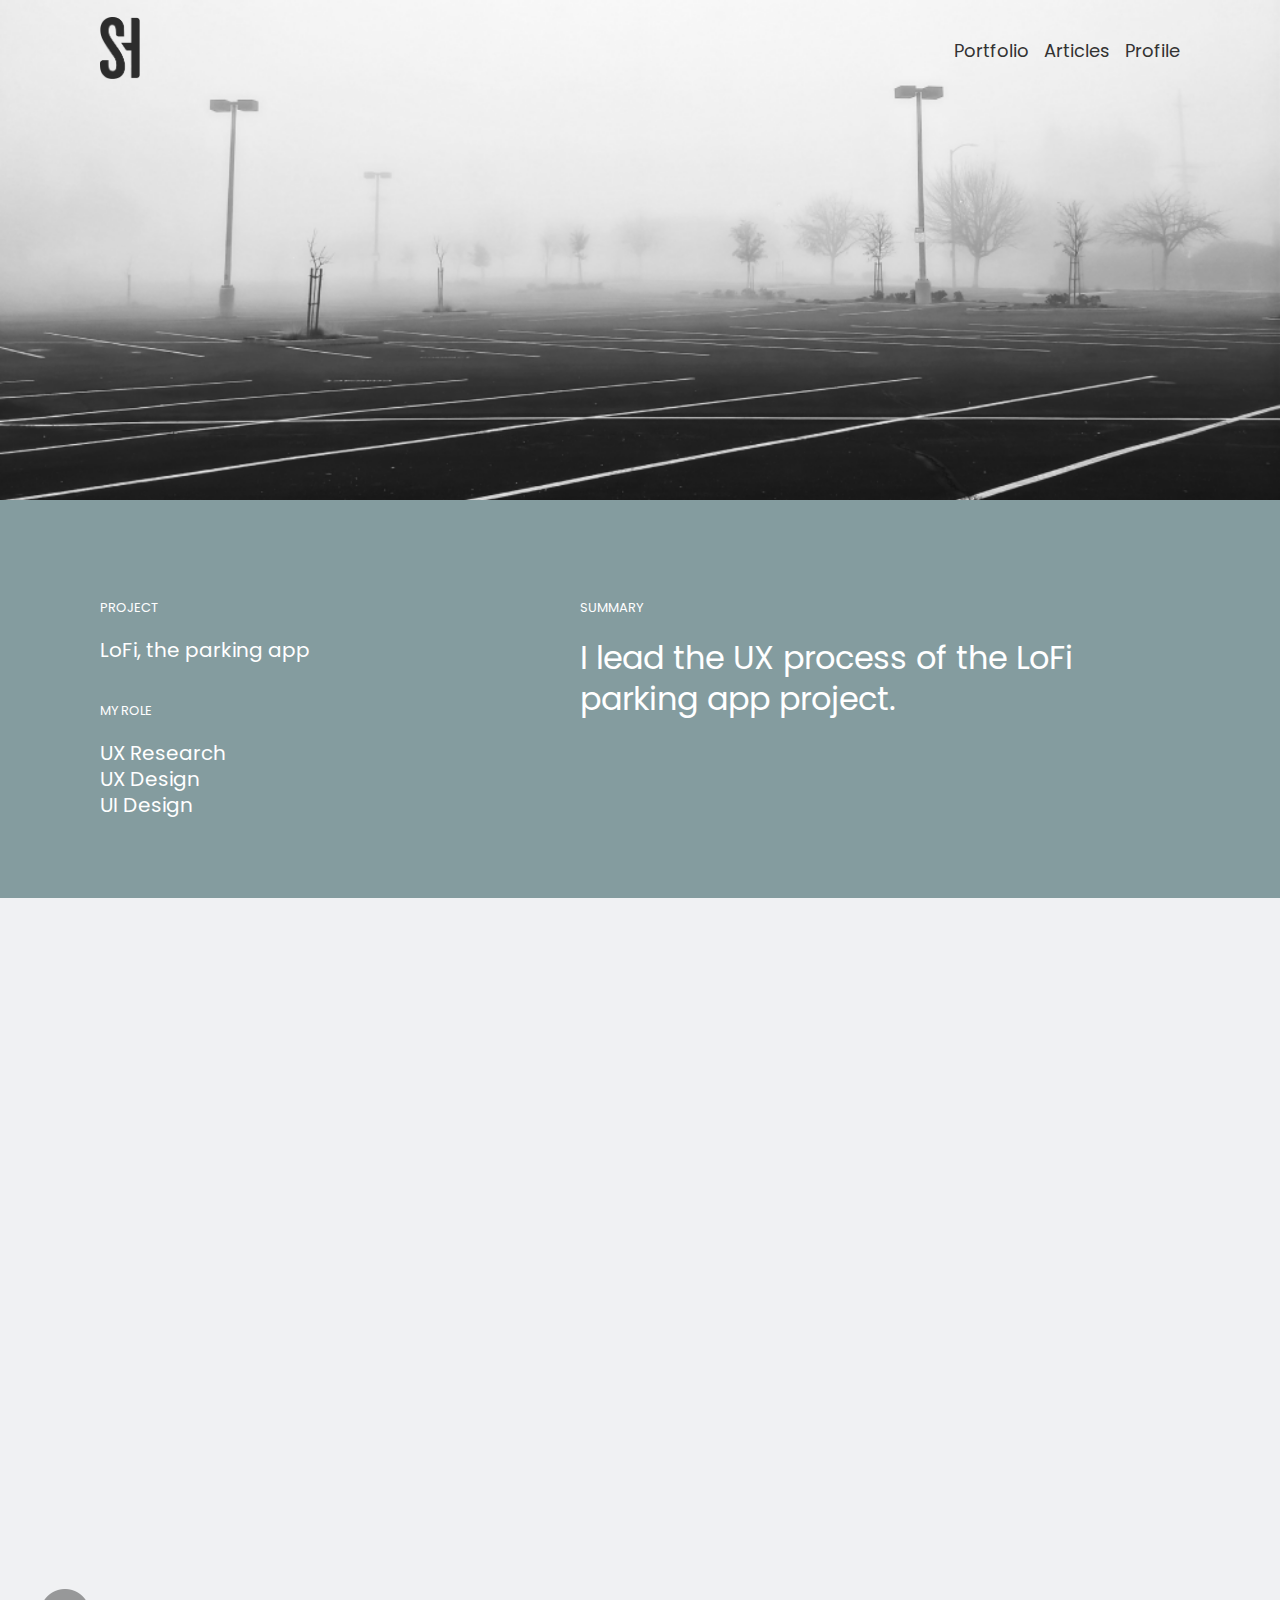
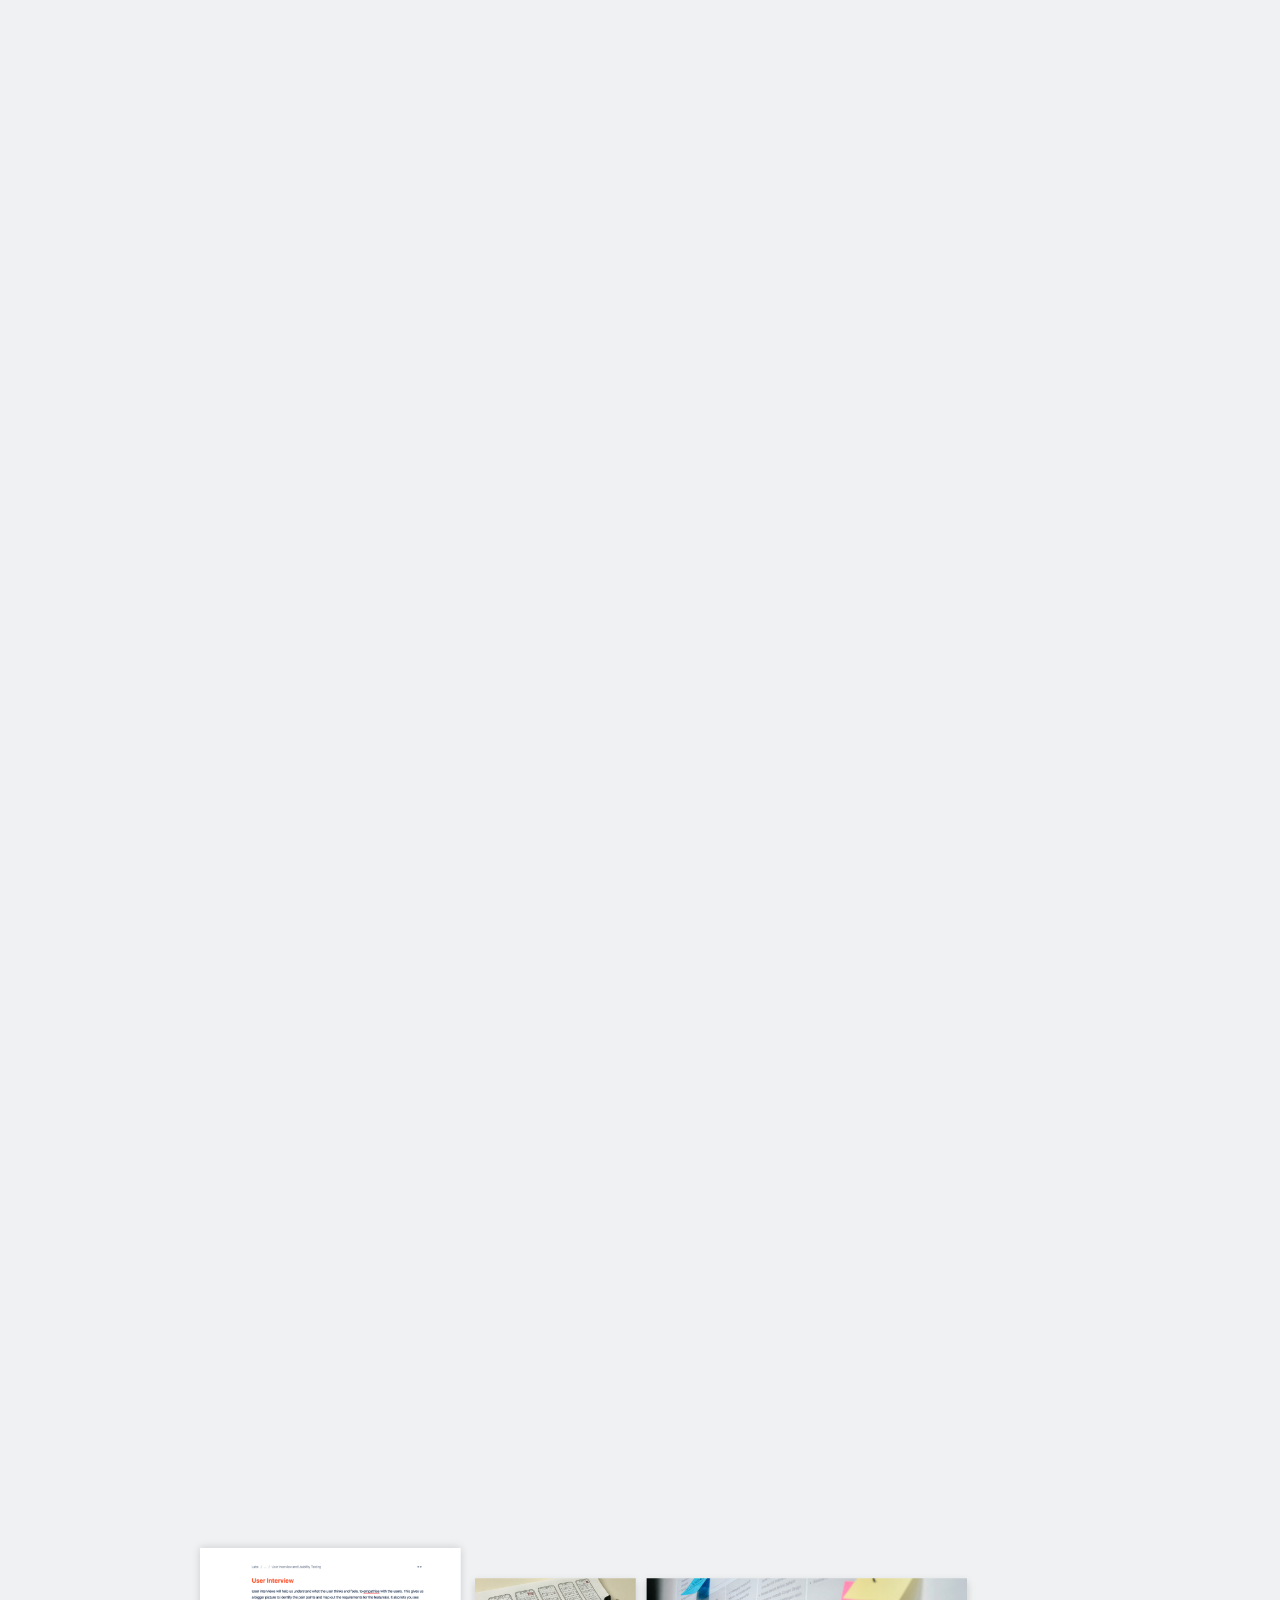
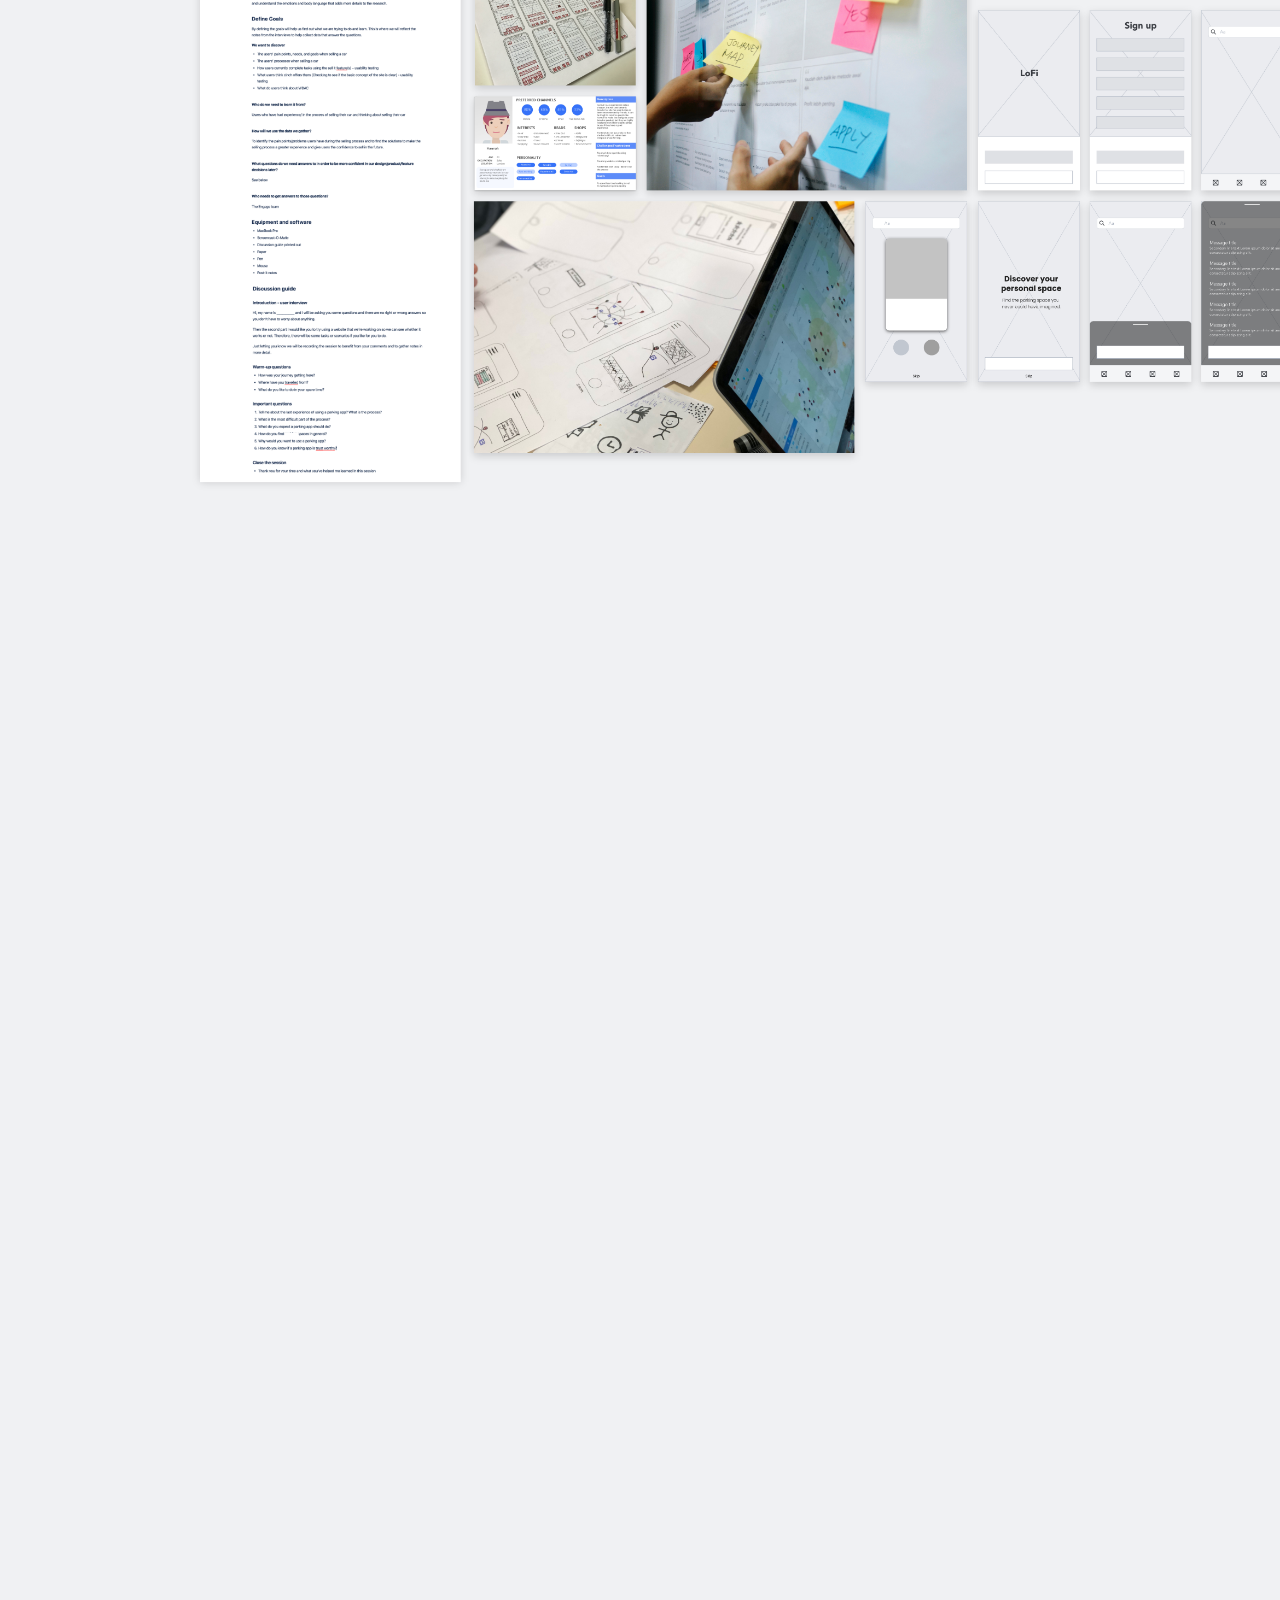
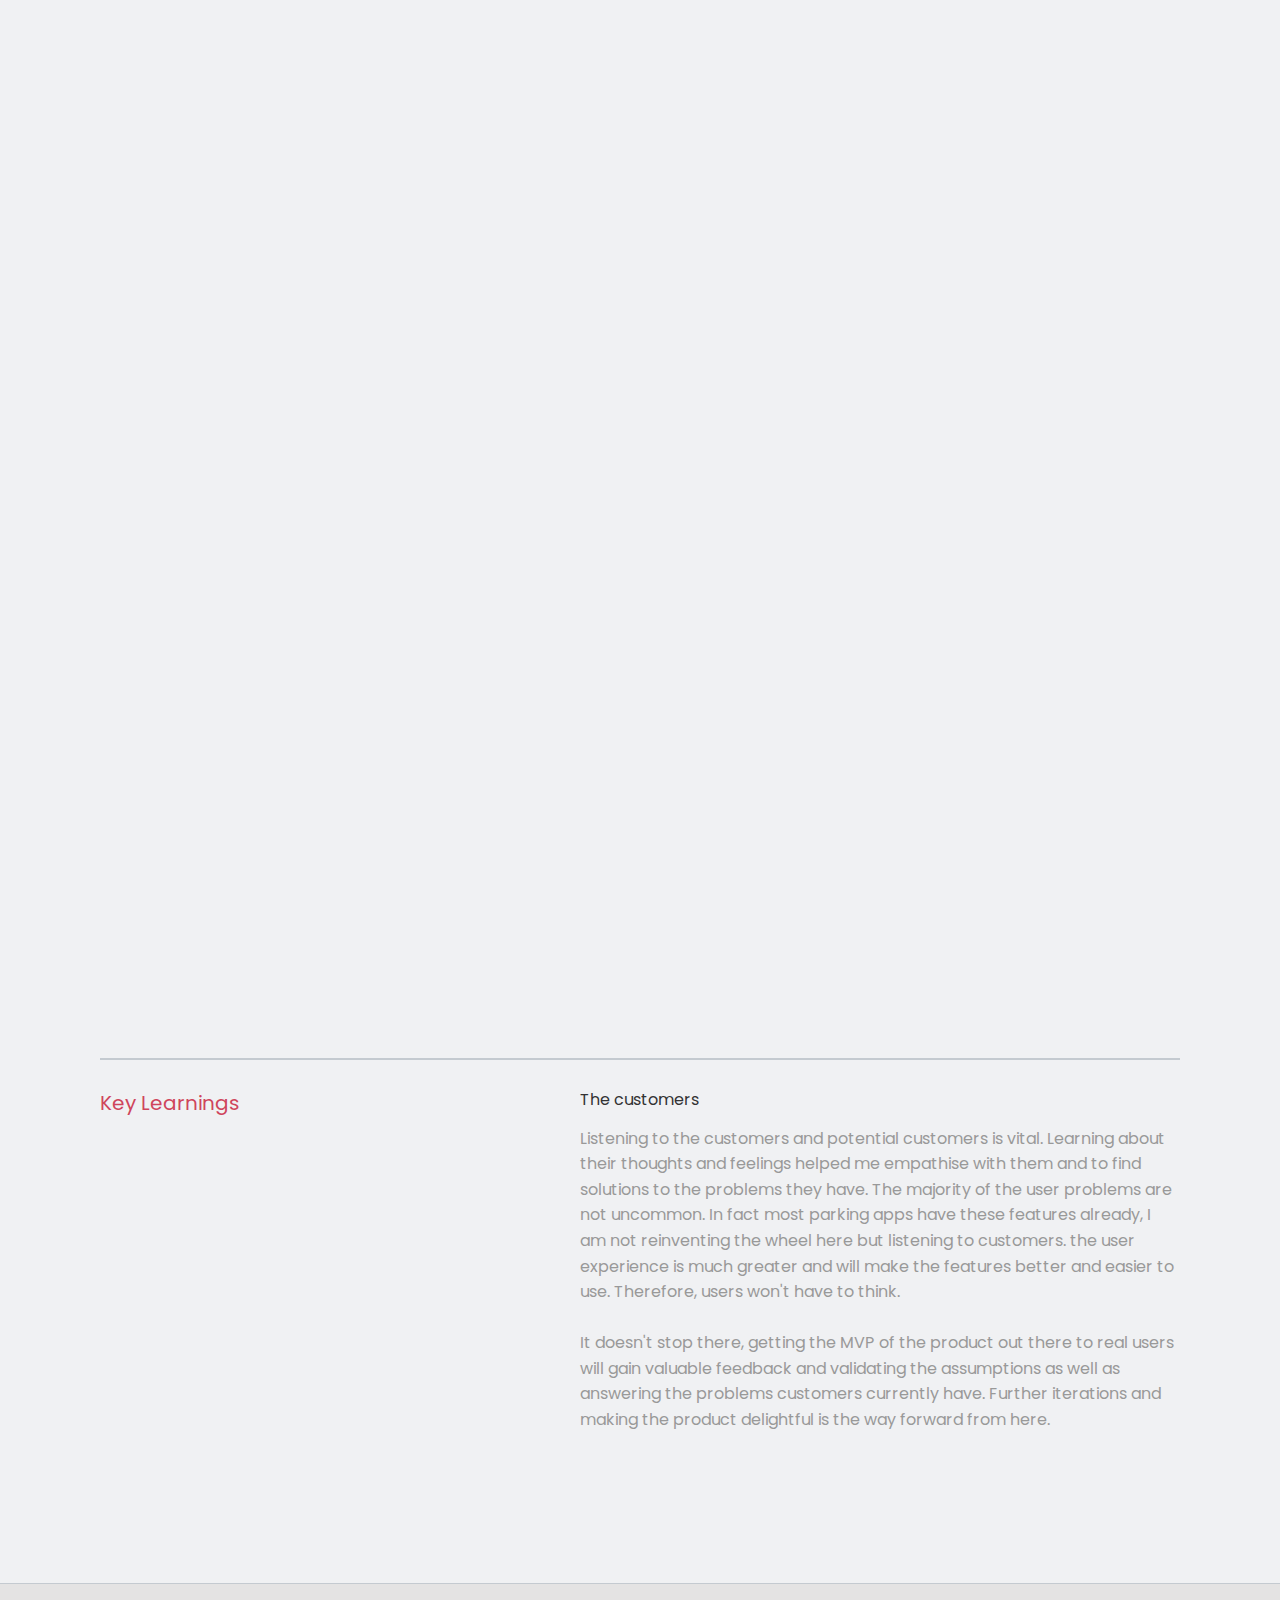
<file: html/portfolio-projects-lofi.html>
<!DOCTYPE html>
<html lang="en">

<head>
    <meta charset="UTF-8">
    <meta name="viewport" content="width=device-width, initial-scale=1.0">
    <meta http-equiv="X-UA-Compatible" content="ie=edge" />
    <link href="../css/reset-file-css/reset.css" rel="stylesheet" />
    <link href="../css/portfolio-projects-lofi.css" rel="stylesheet" />
    <link href="https://unpkg.com/aos@2.3.1/dist/aos.css" rel="stylesheet">
    <link href="../css/footer.css" rel="stylesheet" />
    <link rel="preconnect" href="https://fonts.gstatic.com">
    <link href="https://fonts.googleapis.com/css2?family=Poppins:ital,wght@0,300;0,400;0,700;1,300;1,400;1,700&display=swap" rel="stylesheet">
    <title>Lofi - Simon Hoang</title>
</head>

<body>

    <!-- HEADER -->
    <header>
        <section class="header__container">
            <div class="header__grid">
                <a href="../html/index.html">
                    <img src="../images/sh-logo.png" alt="" class="header__logo">
                </a>

                <div class="header__nav__grid">
                    <a href="../html/portfolio-page.html" class="header__portfolio">
                        <h1>Portfolio</h1>
                    </a>

                    <a href="../html/article-page.html" class="header__portfolio">
                        <h1>Articles</h1>
                    </a>

                    <a href="../html/portfolio-profile.html" class="header__profile">
                        <h1>Profile</h1>
                    </a>
                </div>
        </section>
    </header>


    <!-- HERO -->

    <div class="hero__img__container">
        <div class="hero__img"></div>
    </div>



    <!-- PROJECT DETAILS -->

    <div class="project__details__background">
        <section class="project__details__container">
            <div class="project__details__parent">
                <div class="project__details__block">
                    <h3 class="project__details__h3">PROJECT</h3>
                    <p class="project__details__p">LoFi, the parking app</p>

                    <h3 class="project__details__h3">MY ROLE</h3>
                    <p class="project__details__p">
                        UX Research <br>
                        UX Design <br>
                        UI Design</p>
                </div>

                <div class="project__details__block">
                    <h3 class="project__details__h3">SUMMARY</h3>
                    <p class="project__details__summary">
                        I lead the UX process of the LoFi parking app project.
                    </p>
                </div>
            </div>
        </section>
    </div>



    <!-- SINGLE IMAGE -->

    <section class="single__image__container" data-aos="fade-up" data-aos-duration="700">
        <div>
            <img src="../images/single-image-lofi-main.png" alt="" class="single__image">
        </div>
    </section>

    <!-- TOP -->

    <div class="parent__top">
        <a href="#top">
            <img src="../images/icon-backtotop.png" alt="" class="img__top">
        </a>
    </div>

    <!-- PROMBLEM STATEMENT SINGLE TEXT STYLE -->

    <section class="single__text__style__container" data-aos="fade-up" data-aos-duration="700">
        <div class="single__text__style__parent">
            <div class="single__text__style__block">
                <h3 class="single__text__style__h3">PROBLEM STATEMENT</h3>
                <p class="single__text__style__p">
                    Finding a parking space can be frustrating, especially when using an app, on the go and searching
                    for
                    relevant information takes too much time.
                    <br> <br>
                    According to the public on a forum, parking apps don't fulfil their needs and 35% of users drop off
                    due to frustration and difficulty in terms of using the app.
                </p>
            </div>
        </div>
    </section>



    <!-- PROJECT GOALS AND TWO COLUMN TEXT STYLE -->


    <section class="title__2__column__container" data-aos="fade-up" data-aos-duration="700">
        <div class="title__2__column__parent__main">
            <div class="title__2__column__block">
                <p class="title__2__column__h3">Project Goals</p>
            </div>



            <div class="title__2__column__parent__right">
                <div>
                    <p class="title__2__column__p">
                        Focus on the best user experience for users to find and book parking spaces.
                    </p>

                    <p class="title__2__column__p">
                        Structure the information architecture to guide users through the journey.
                    </p>

                    <p class="title__2__column__p">
                        Display user reviews and needs to be prominent.
                    </p>

                </div>

                <div>
                    <p class="title__2__column__p">
                        A useful way to display and manage bookings.
                    </p>

                    <p class="title__2__column__p">
                        Design the user interface for a simplicity and intuitive experience.
                    </p>
                </div>
            </div>
        </div>
    </section>




    <!-- SINGLE FULL WIDTH IMAGE -->

    <div class="single__full__width__image__container" data-aos="fade-up" data-aos-duration="700">
        <div>
            <img src="../images/full-width-image-lofi-app.png" alt="" class="single__full__width__image">
        </div>
    </div>


    <!-- APPROACH  SINGLE TEXT STYLE -->

    <section class="single__text__style__container" data-aos="fade-up" data-aos-duration="700">
        <div class="single__text__style__parent">
            <div class="single__text__style__block">
                <h3 class="single__text__style__h3">APPROACH</h3>
                <p class="single__text__style__p">
                    To tackle the project, I will begin with UX research to gain insights from parking app users
                    to identify the current problem and improve the overall user experience.
                    <br><br>

                <h3 class="single__text__style__h3">USER STORY</h3>
                <p class="single__text__style__p">
                    As a <span style="font-weight: bold;">user</span>, I would like… <br>

                    <span style="font-weight: bold;">An easier way to help me</span> find parking spaces on the go…
                    <br>

                    <span style="font-weight: bold;">So that</span> I can have the confidence to book and save
                    spaces,and be stress-free.
                </p>
            </div>
        </div>
    </section>





    <!-- RESEARCH METHODS AND TWO COLUMN DESCRIPTION TEXT STYLE -->

    <section class="title__2__column__description__container" data-aos="fade-up" data-aos-duration="700">
        <div class="title__2__column__description__parent__main">
            <div class="title__2__column__description__block">
                <p class="title__2__column__description__h3">Research Methods</p>
            </div>

            <div class="title__2__column__description__parent__right">
                <div>
                    <h4 class="title__2__column__description__h4">User interviews</h4>
                    <p class="title__2__column__description__p">
                        User interviews help understand what the user thinks and feels and to empathise with the
                        users. Identifying the pain points and map out the requirements for the features.
                    </p>

                    <h4 class="title__2__column__description__h4">Infinity mapping</h4>
                    <p class="title__2__column__description__p">
                        Gathering the findings from user interviews will build a foundation to categorise the priority
                        of the problems to help me solve the problems.
                    </p>

                    <h4 class="title__2__column__description__h4">Prototype testing</h4>
                    <p class="title__2__column__description__p">
                        Testing prototypes to validate assumptions from research. As well as
                        getting the MVP out there and get feedback to iterate further.
                    </p>
                </div>

                <div>
                    <h4 class="title__2__column__description__h4">Persona</h4>
                    <p class="title__2__column__description__p">
                        Fictional characters produced based on the research to represent different user types that
                        might use the product in a similar way.
                    </p>

                    <h4 class="title__2__column__description__h4">Competitor analysis</h4>
                    <p class="title__2__column__description__p">
                        Looking into how other competitors do it and and how I can do it better. Also to find the
                        current problems users have and empathise with them.
                    </p>
                </div>
            </div>
        </div>
    </section>




    <!-- SINGLE FULL WIDTH IMAGE -->

    <div class="single__full__width__image__container">
        <div>
            <img src="../images/full-width-image-lofi-ux-research.png" alt="" class="single__full__width__image">
        </div>
    </div>




    <!-- CORE CUSTOMER NEEDS AND TWO COLUMN DESCRIPTION TEXT STYLE -->

    <section class="title__2__column__description__container" data-aos="fade-up" data-aos-duration="700">
        <div class="title__2__column__description__parent__main">
            <div class="title__2__column__description__block">
                <p class="title__2__column__description__h3">Research findings</p>
            </div>

            <div class="title__2__column__description__parent__right">
                <div>
                    <h4 class="title__2__column__description__h4">Not that simple to use</h4>
                    <p class="title__2__column__description__p">
                        From the user interview lab session, majority of users say they have used parking
                        apps and are not straightforward. For instance, you can't explore cities recommended
                        to you for a faster process. simplicity is key to product design.
                    </p>

                    <h4 class="title__2__column__description__h4">Experience from other users are necessary</h4>
                    <p class="title__2__column__description__p">
                        It can be difficult to locate reviews or they don't exist, it will be reassuring that booking a
                        parking space is reliable.
                    </p>
                </div>

                <div>
                    <h4 class="title__2__column__description__h4">Managing bookings could be more helpful</h4>
                    <p class="title__2__column__description__p">
                        A better and more intuitive way to manage bookings to help me see what I have booked,
                        see future bookings and the history.
                    </p>

                    <h4 class="title__2__column__description__h4">Another way to display your parking history</h4>
                    <p class="title__2__column__description__p">
                        A more visual way where I have previously booked so that I remember the best parking
                        spaces I have used previously and can share with friends and family.
                    </p>
                </div>
            </div>
        </div>
    </section>



    <!-- FINDINGS FROM US RESEARCH SINGLE TEXT STYLE -->

    <section class="single__text__style__container" data-aos="fade-up" data-aos-duration="700">
        <div class="single__text__style__parent">
            <div class="single__text__style__block">
                <p class="single__text__style__p">
                    Following from the user interview lab session, I was able to create personas and form an action
                    plan for the ideation workshop as well as prioritisation for the MVP.
                    <br> <br>
                    The lab session has helped me find answers of what potential customers generally struggle with
                    and I am able to empathise with them.<br> <br>
                </p>

                <h3 class="single__text__style__h3">THE DEFINED GOAL</h3>
                <p class="single__text__style__p">
                    LoFi is a parking app that makes your life much simpler. The app finds parking spaces according to
                    your calendar and suggest the best spaces to park from user reviews and the details you
                    provide on the on-boarding process. <br> <br>

                    A visual map to show the parking history and help the user find and share spaces faster.
                    Empathising with the users through UX research has identified the solutions to the problems.
                </p>
            </div>
        </div>
    </section>


    <!-- TITLE AND TWO COLUMN ATOMIC CONSISTENCY PARAGRAPH TEXT STYLE -->



    <section class="title__2__column__key__learnings__container" data-aos="fade-up" data-aos-duration="700">
        <hr>
        <div class="title__2__column__key__learnings__parent__main">
            <div class="title__2__column__key__learnings__block">
                <h3 class="title__2__column__key__learnings__h3">Atomic consistency</h3>
            </div>

            <div class="title__2__column__key__learnings__parent__right">
                <div>
                    <p class="title__2__column__key__learnings__p">
                        After producing the design system for the LoFi project, I gathered all of the components
                        that I will need for the interface to keep the design consistent and re-usable. Not only this is
                        important to the UX team in the near future but is crucial for the development team to
                        understand and use to build.
                    </p>
                </div>
            </div>
        </div>
    </section>





    <!-- SINGLE IMAGE -->

    <section class="single__image__container" data-aos="fade-up" data-aos-duration="700">
        <div>
            <img src="../images/single-image-lofi-branding.png" alt="" class="single__image">
        </div>
    </section>




    <!-- ONBOARDING SINGLE TEXT STYLE -->

    <section class="single__text__style__container" data-aos="fade-up" data-aos-duration="700">
        <div class="single__text__style__parent">
            <div class="single__text__style__block">
                <h3 class="single__text__style__h3">ONBOARDING</h3>
                <p class="single__text__style__p">
                    The onboarding process should be simple, short and interesting process. Customers have said painful
                    long forms causes frustrations and leave without having a go on the product. By creating fewer steps
                    and showing the progress bar, users have an idea how long the onboarding process could take.
                </p>
            </div>
        </div>
    </section>





    <!-- SINGLE FULL WIDTH IMAGE -->

    <div class="single__full__width__image__container" data-aos="fade-up" data-aos-duration="700">
        <div>
            <img src="../images/full-width-image-lofi-onboarding.png" alt="" class="single__full__width__image">
        </div>
    </div>



    <!--  RIGHT IMAGE AND TEXT TWO COLUMN TEXT STYLE -->

    <section class="right__image__text__2__column__container" data-aos="fade-up" data-aos-duration="700">
        <div class="right__image__text__2__column__parent__right">
            <div class="right__image__text__2__column__img__max__width">
                <img src="../images/lofi-image-two-column-explore.png" alt=""
                    class="right__image__text__2__column__img">
            </div>

            <div class="right__image__text__2__column__parent__text">
                <h4 class="right__image__text__2__column__h4">Onboarding, explore and saving city cards</h4>
                <p class="right__image__text__2__column__p">
                    From the UX research lab session, the majority of customers mentioned that having to tap the search
                    bar and type to find cities to save for later can be time-consuming. The idea here is by presenting
                    cards of popular cities, users are now able to explore cities and save them, recommended to them
                    according to their location. Sorting from closest and popular locations, and suggested from the
                    community.

                    <br><br>

                    The feature allows the user to be able to swipe left or right for a faster process and a greater
                    experience.
                </p>
            </div>
        </div>
    </section>




    <!-- LEFT TEXT AND IMAGE TWO COLUMN TEXT STYLE -->

    <section class="left__text__image__2__column__container" data-aos="fade-up" data-aos-duration="700">
        <div class="left__text__image__2__column__parent__right">
            <div class="right__text__image__2__column__parent__text">
                <h4 class="left__text__image__2__column__h4">Home</h4>
                <p class="left__text__image__2__column__p">
                    The feedback from the research lab session regards to discovery on the map were that the information
                    hierarchy is overloading the screen and customers get frustrated trying to understand where to focus
                    on. Now a simplified version of the map with clear pinpoints that shows each parking space clearly
                    for customers to interact with.

                    <br><br>
                    The home screen shows the current location and what’s around you. The search engine immediately
                    provides the user with the opportunity to search for parking spaces in cities, towns, anywhere in
                    the world at a glance.
                    By tapping on each price icon (parking spaces), the popup will slide up with a brief description of
                    each parking space.
                </p>

            </div>

            <div class="left__text__image__2__column__img__max__width">
                <img src="../images/lofi-image-two-column-home.png" alt="" class="left__text__image__2__column__img">
            </div>
        </div>
    </section>



    <!-- PARKING SPACE DESCRIPTION AND REVIEWS SINGLE TEXT STYLE -->

    <section class="single__text__style__container" data-aos="fade-up" data-aos-duration="700">
        <div class="single__text__style__parent">
            <div class="single__text__style__block">
                <h3 class="single__text__style__h3">PARKING SPACE DESCRIPTION AND REVIEWS</h3>
                <p class="single__text__style__p">
                    Swipe the description card up will reveal full details of the selected parking space.<br><br>

                    <span style="font-weight: bold;">Reviews</span><br>Creating a review screen to capture it's presence
                    where users will see at a glance to gain confidence, this was raised several times from the UX
                    reasearch lab.
                    Tapping the arrow icon will reveal the full list of reviews to read more.
                </p>
            </div>
        </div>
    </section>


    <!-- SINGLE FULL WIDTH IMAGE -->

    <div class="single__full__width__image__container" data-aos="fade-up" data-aos-duration="700">
        <div>
            <img src="../images/full-width-image-lofi-reviews.png" alt="" class="single__full__width__image">
        </div>
    </div>



    <!-- TRACKING MADE EASIER SINGLE TEXT STYLE -->

    <section class="single__text__style__container" data-aos="fade-up" data-aos-duration="700">
        <div class="single__text__style__parent">
            <div class="single__text__style__block">
                <h3 class="single__text__style__h3">TRACKING MADE EASIER</h3>
                <p class="single__text__style__p">
                    Tracking what users have booked or have pre-booked can be challenging to find according to the
                    customers. They said that there should be a better and more intuitive way to manage bookings to help
                    see what customers have booked, see future bookings and the history.
                    <br><br>
                    Now things are made easier with a few touches. The below screen shows the tabs at the top helps
                    users to manage their bookings much simpler and more intuitive.
                </p>
            </div>
        </div>
    </section>


    <!--  RIGHT IMAGE AND TEXT TWO COLUMN TEXT STYLE -->

    <section class="right__image__text__2__column__container" data-aos="fade-up" data-aos-duration="700">
        <div class="right__image__text__2__column__parent__right">
            <div class="right__image__text__2__column__img__max__width">
                <img src="../images/lofi-image-two-column-booking.png" alt=""
                    class="right__image__text__2__column__img">
            </div>

            <div class="right__image__text__2__column__parent__text" data-aos="fade-up" data-aos-duration="700">
                <h4 class="right__image__text__2__column__h4">Bookings</h4>
                <p class="right__image__text__2__column__p">
                    To produce a more helpful booking navigation for the customers, is to listen to them. Customers
                    mentioned it will be very helpful that if they are able to view upcoming bookings as well as
                    currently active ones.
                    <br><br>
                    Listening to the customers, the features are now live. The booking navigation tab handles all the
                    completed, upcoming and currently active activities. Therefore, users are able to look for any
                    bookings they have made.
            </div>
        </div>
    </section>



    <!-- LEFT TEXT AND IMAGE TWO COLUMN TEXT STYLE -->

    <section class="left__text__image__2__column__container" data-aos="fade-up" data-aos-duration="700">
        <div class="left__text__image__2__column__parent__right">
            <div class="right__text__image__2__column__parent__text">
                <h4 class="left__text__image__2__column__h4">Saved Navigation</h4>
                <p class="left__text__image__2__column__p">
                    As customers said that making the product easier to use and intuitive is key for an enjoyable
                    product. The solution is that users can now manage any of the places they have saved. Tapping on the
                    ‘Add Location’ CTA will reveal the discover card screen where the user is able to swipe left or
                    right to add cities. Or tap the search bar to search manually. Much more cleaner interface to help
                    guide the CTAs.
                </p>

            </div>

            <div class="left__text__image__2__column__img__max__width">
                <img src="../images/full-width-image-lofi-saved.png" alt="" class="left__text__image__2__column__img">
            </div>
        </div>
    </section>


    <!-- TITLE AND TWO COLUMN PROFILE AND INTERACTIVE MAP PARAGRAPH TEXT STYLE -->



    <section class="title__2__column__key__learnings__container" data-aos="fade-up" data-aos-duration="700">

        <div class="title__2__column__key__learnings__parent__main">
            <div class="title__2__column__key__learnings__block">
                <h3 class="title__2__column__key__learnings__h3">Profile and interactive map</h3>
            </div>

            <div class="title__2__column__key__learnings__parent__right">
                <div>
                    <p class="title__2__column__key__learnings__p">
                        One of the most mentioned pain points from the user research lab session is that customers want
                        another way to display their parking history. A more visual way where they have previously
                        booked so that they remember the best parking spaces they've used previously and can share with
                        friends and family.
                        <br><br>

                        The feature is here. The profile provides personalisation which means the timeline records every
                        parking space location the user have used around the world. As the user taps on the setting cog
                        icon, it will take them to a much more simpler, less functionality, minimal design and clear
                        CTAs. Strong user experience for easy amendments to your account settings.
                        <br><br>
                        The user can also tap on the ‘Map’ navigation tab to see the interactive map with the locations
                        they have used before, pinned on cities and towns. They are able to share with friends.
                    </p>
                </div>
            </div>
        </div>
    </section>



    <!-- SINGLE FULL WIDTH IMAGE -->

    <div class="single__full__width__image__container" data-aos="fade-up" data-aos-duration="700">
        <div>
            <img src="../images/full-width-image-lofi-profile-map.png" alt="" class="single__full__width__image">
        </div>
    </div>






    <!-- TITLE AND TWO COLUMN KEY LEARNINGS PARAGRAPH TEXT STYLE -->



    <section class="title__2__column__key__learnings__container">
        <hr>
        <div class="title__2__column__key__learnings__parent__main">
            <div class="title__2__column__key__learnings__block">
                <h3 class="title__2__column__key__learnings__h3">Key Learnings</h3>
            </div>

            <div class="title__2__column__key__learnings__parent__right">
                <div>
                    <h4 class="title__2__column__key__learnings__h4">The customers</h4>
                    <p class="title__2__column__key__learnings__p">
                        Listening to the customers and potential customers is vital. Learning about their thoughts and
                        feelings helped me empathise with them and to find solutions to the problems they have. The
                        majority of the user problems are not uncommon. In fact most parking apps have these features
                        already, I am not reinventing the wheel here but listening to customers. the user experience is
                        much greater and will make the features better and easier to use. Therefore, users won't have to
                        think.<br><br>

                        It doesn't stop there, getting the MVP of the product out there to real users will gain valuable
                        feedback and validating the assumptions as well as answering the problems customers currently
                        have. Further iterations and making the product delightful is the way forward from here.
                    </p>


                </div>
            </div>
        </div>
    </section>


















    <!-- FOOTER -->

    <div class="footer__background">
        <section class="footer__container">
            <div class="footer__parent">
                <div>
                    <a href="../html/index.html">
                        <img src="../images/sh-logo.png" alt="" class="footer__logo">
                    </a>
                </div>

                <a href="../html/portfolio-page.html" class="footer__nav">
                    Portfolio
                </a>

                <a href="../html/article-page.html" class="footer__nav">
                    Articles
                </a>

                <a href="../html/portfolio-profile.html" class="footer__nav no__margin__right">
                    Profile
                </a>

                <div class="footer__social__links__parent">
                    <a href="https://www.linkedin.com/in/simonhoang23/" target=”_blank class="footer__social__links__a">
                        <img src="../images/iconfinder_linkedin-logo-1_1269935.svg" alt=""
                            class="footer__social__links">
                    </a>

                    <a href="https://twitter.com/simonhoang23" target=”_blank class="footer__social__links__a">
                        <img src="../images/iconfinder_icon-social-twitter_211920.svg" alt=""
                            class="footer__social__links">
                    </a>

                    <a href="https://www.behance.net/simonhoang" target=”_blank class="footer__social__links__a">
                        <img src="../images/iconfinder_37-behance_104465.svg" alt="" class="footer__social__links">
                    </a>

                    <a href="https://dribbble.com/simonhoang23" target=”_blank class="footer__social__links__a">
                        <img src="../images/iconfinder_dribbble_110713.svg" alt="" class="footer__social__links">
                    </a>

                    <a href="https://www.instagram.com/uxdon/" target=”_blank class="footer__social__links__a">
                        <img src="../images/iconfinder_38-instagram_1161953.svg" alt="" class="footer__social__links">
                    </a>

                </div>

                <!-- DESKTOP FOOTER LINKS -->

                <div class="desktop__footer__social__links__parent">
                    <a href="https://www.linkedin.com/in/simonhoang23/" target=”_blank
                        class="desktop__footer__social__links__a">
                        <img src="../images/iconfinder_linkedin-logo-1_1269935.svg" alt=""
                            class="desktop__footer__social__links">
                    </a>

                    <a href="https://twitter.com/simonhoang23" target=”_blank class="desktop__footer__social__links__a">
                        <img src="../images/iconfinder_icon-social-twitter_211920.svg" alt=""
                            class="desktop__footer__social__links">
                    </a>

                    <a href="https://www.behance.net/simonhoang" target=”_blank
                        class="desktop__footer__social__links__a">
                        <img src="../images/iconfinder_37-behance_104465.svg" alt=""
                            class="desktop__footer__social__links">
                    </a>

                    <a href="https://dribbble.com/simonhoang23" target=”_blank
                        class="desktop__footer__social__links__a">
                        <img src="../images/iconfinder_dribbble_110713.svg" alt=""
                            class="desktop__footer__social__links">
                    </a>

                    <a href="https://www.instagram.com/uxdon/" target=”_blank
                        class="desktop__footer__social__links__a">
                        <img src="../images/iconfinder_38-instagram_1161953.svg" alt=""
                            class="desktop__footer__social__links">
                    </a>
                </div>
            </div>
            
            <div>
                <h3 class="footer__h3">🧑🏻‍💻 Built by Simon Hoang</h3>
            </div>
        </section>
    </div>




    <script src="https://unpkg.com/aos@2.3.1/dist/aos.js"></script>

    <script>
        AOS.init();
    </script>













</body>

</html>
</file>
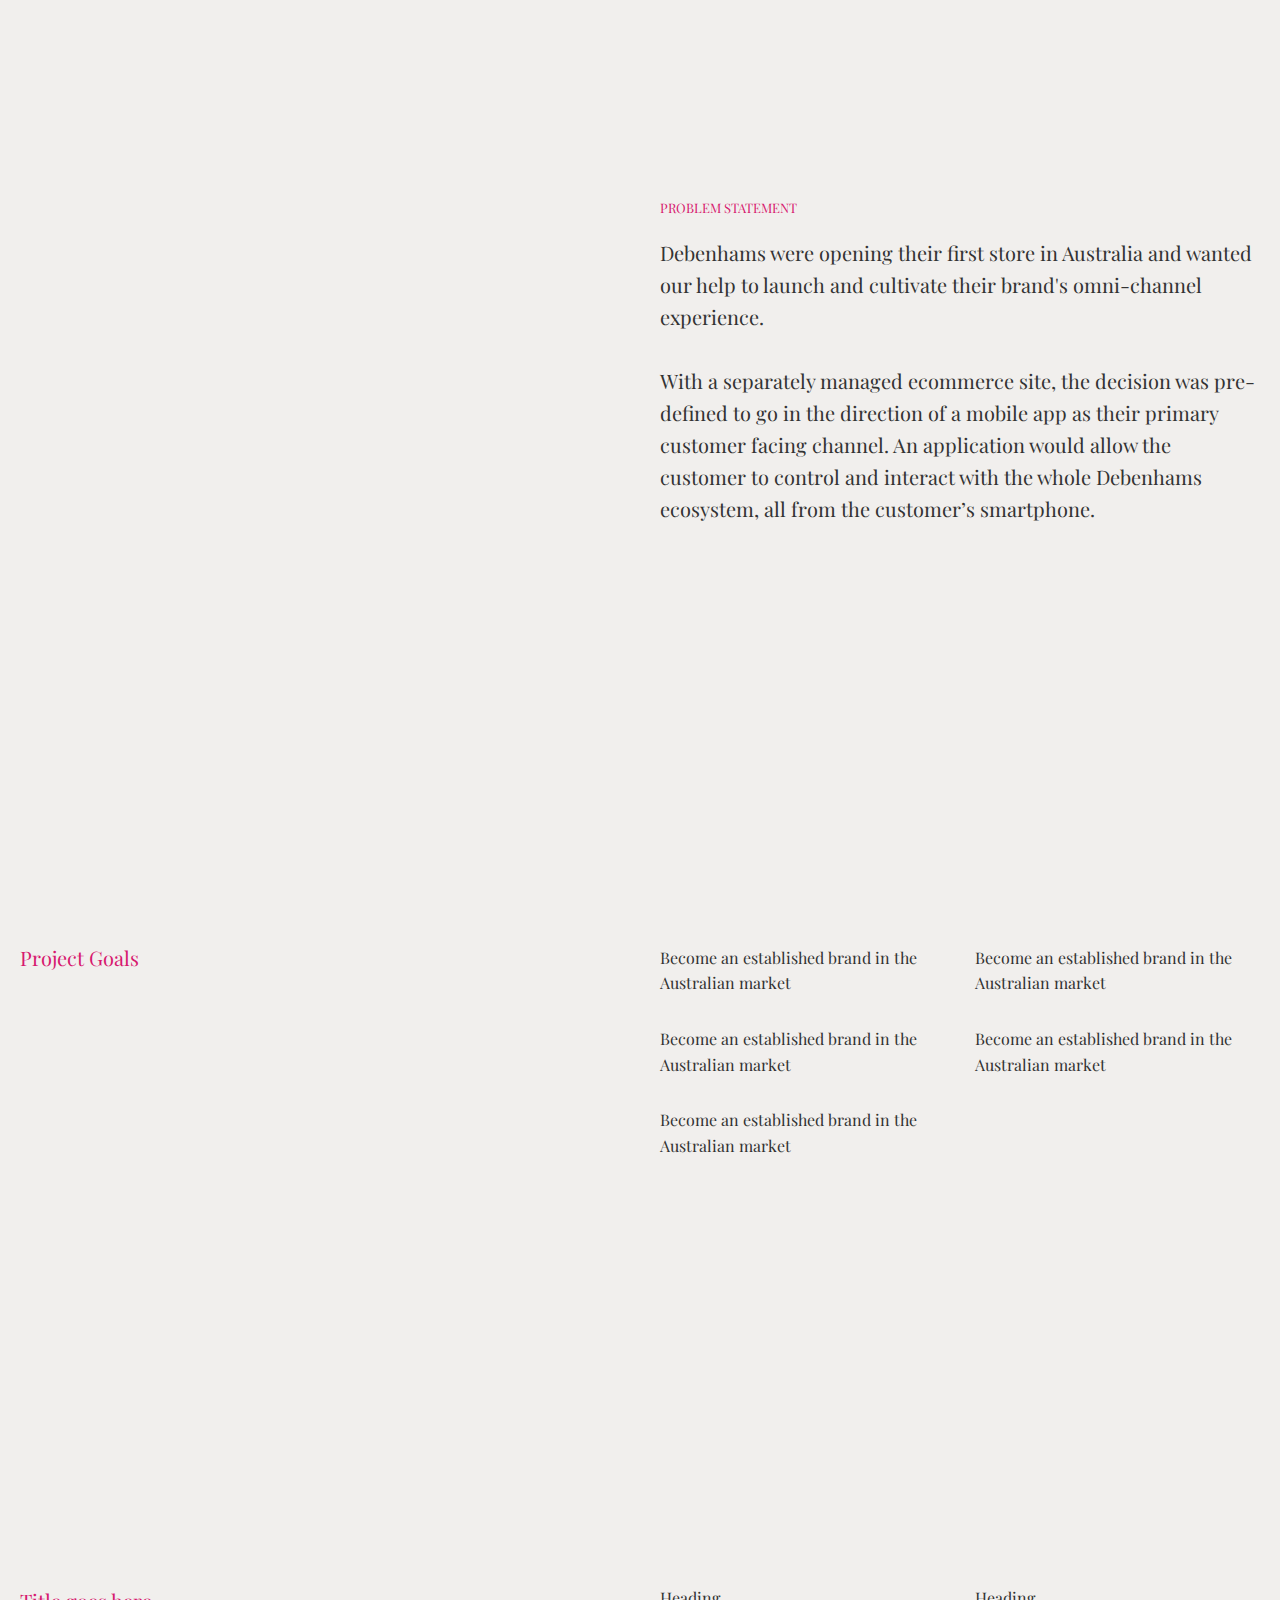
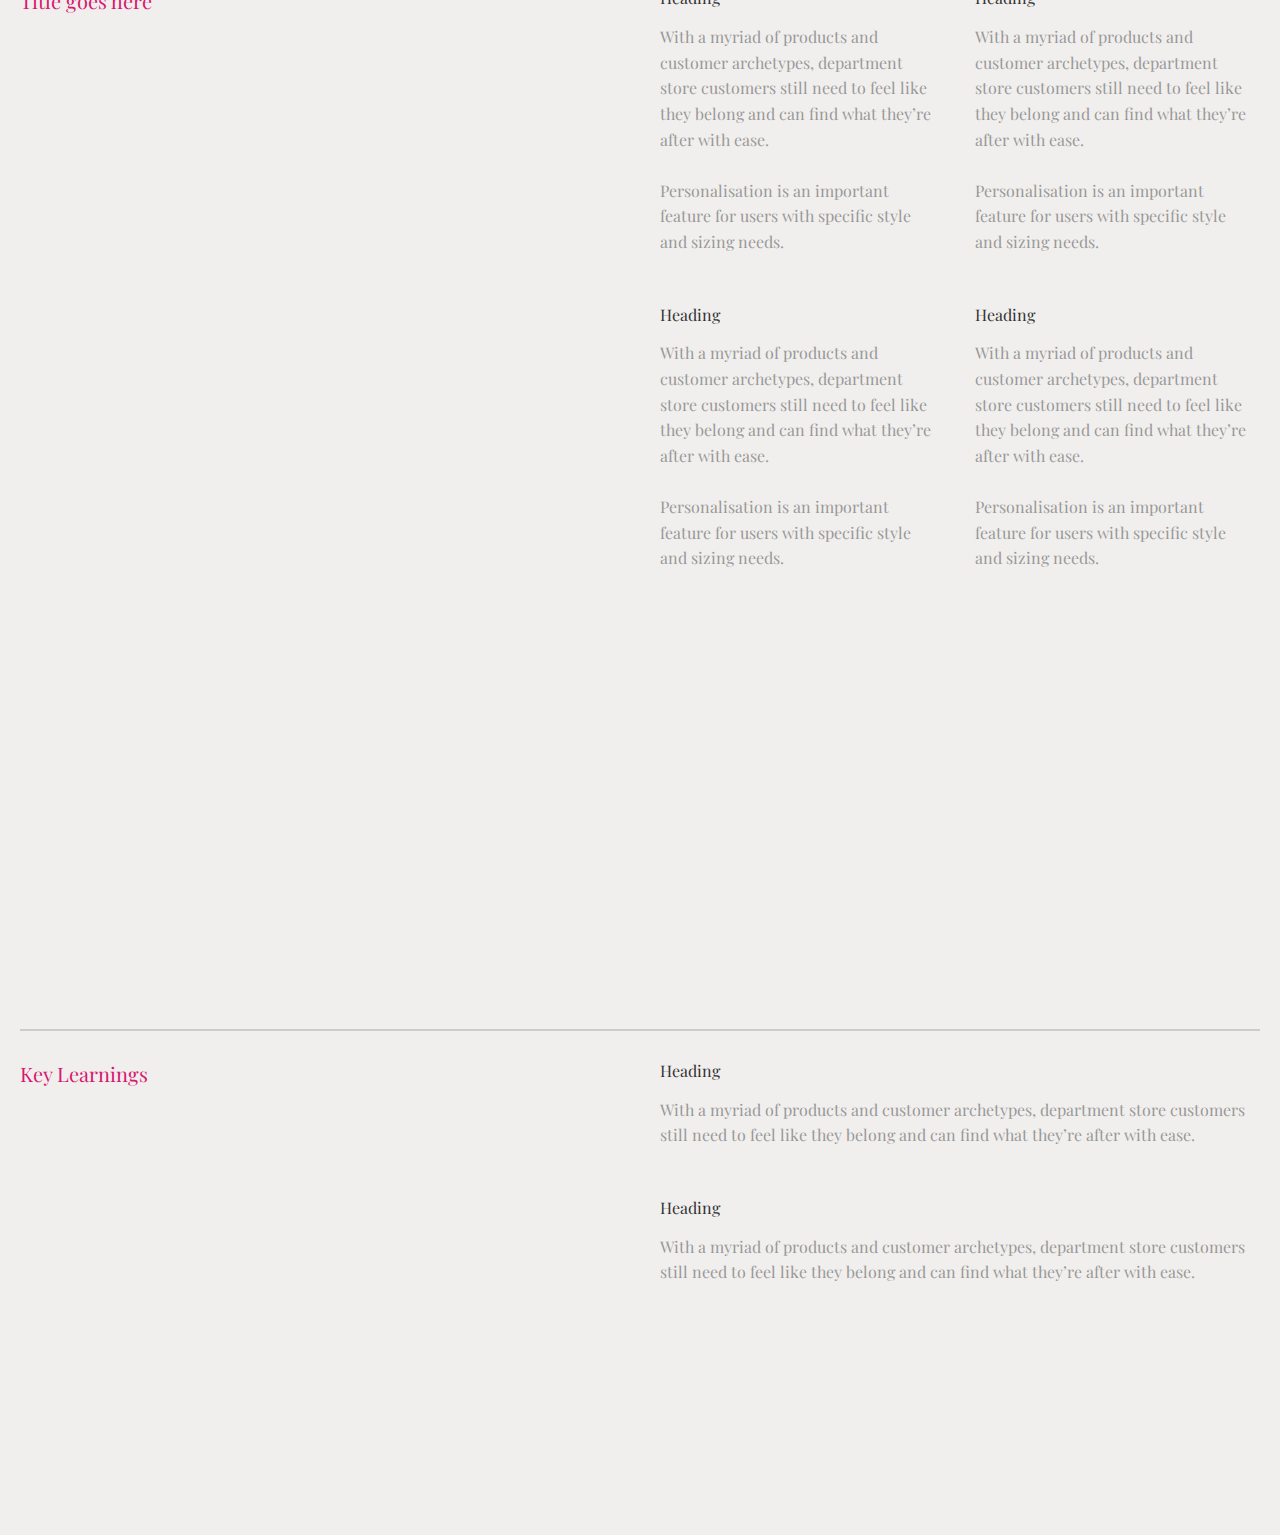
<file: html/portfolio-projects-text-template.html>
<!DOCTYPE html>
<html lang="en">

<head>
    <meta charset="UTF-8">
    <meta name="viewport" content="width=device-width, initial-scale=1.0">
    <meta http-equiv="X-UA-Compatible" content="ie=edge" />
    <link href="../css/reset-file-css/reset.css" rel="stylesheet" />
    <link href="../css/portfolio-projects-text-template.css" rel="stylesheet" />
    <link
        href="https://fonts.googleapis.com/css?family=Playfair+Display:400,400i,500,500i,600,600i,700,700i,800,800i,900,900i&display=swap"
        rel="stylesheet">
    <title>Project text template</title>
</head>

<body>



    <!--  SINGLE TEXT STYLE -->

    <section class="single__text__style__container">
        <div class="single__text__style__parent">
            <div class="single__text__style__block">
                <h3 class="single__text__style__h3">PROBLEM STATEMENT</h3>
                <p class="single__text__style__p">
                    Debenhams were opening their first store in Australia and wanted our help to launch and cultivate
                    their brand's omni-channel experience. <br> <br>

                    With a separately managed ecommerce site, the decision was pre-defined to go in the direction of a
                    mobile app as their primary customer facing channel. An application would allow the customer to
                    control and interact with the whole Debenhams ecosystem, all from the customer’s smartphone.
                </p>
            </div>
        </div>
    </section>



 



    <!-- TITLE AND TWO COLUMN TEXT STYLE -->


    <section class="title__2__column__container">
        <div class="title__2__column__parent__main">
            <div class="title__2__column__block">
                <p class="title__2__column__h3">Project Goals</p>
            </div>



            <div class="title__2__column__parent__right">
                <div>
                    <p class="title__2__column__p">
                        Become an established brand in the Australian market
                    </p>

                    <p class="title__2__column__p">
                        Become an established brand in the Australian market
                    </p>

                    <p class="title__2__column__p">
                        Become an established brand in the Australian market
                    </p>

                </div>

                <div>
                    <p class="title__2__column__p">
                        Become an established brand in the Australian market
                    </p>

                    <p class="title__2__column__p">
                        Become an established brand in the Australian market
                    </p>
                </div>
            </div>
        </div>
    </section>



   






    <!-- TITLE AND TWO COLUMN DESCRIPTION TEXT STYLE -->

    <section class="title__2__column__description__container">
        <div class="title__2__column__description__parent__main">
            <div class="title__2__column__description__block">
                <p class="title__2__column__description__h3">Title goes here</p>
            </div>

            <div class="title__2__column__description__parent__right">
                <div>
                    <h4 class="title__2__column__description__h4">Heading</h4>
                    <p class="title__2__column__description__p">
                        With a myriad of products and
                        customer archetypes, department
                        store customers still need to feel
                        like they belong and can find what
                        they’re after with ease. <br> <br>

                        Personalisation is an important
                        feature for users with specific
                        style and sizing needs.
                    </p>

                    <h4 class="title__2__column__description__h4">Heading</h4>
                    <p class="title__2__column__description__p">
                        With a myriad of products and
                        customer archetypes, department
                        store customers still need to feel
                        like they belong and can find what
                        they’re after with ease. <br> <br>

                        Personalisation is an important
                        feature for users with specific
                        style and sizing needs.
                    </p>
                </div>

                <div>
                    <h4 class="title__2__column__description__h4">Heading</h4>
                    <p class="title__2__column__description__p">
                        With a myriad of products and
                        customer archetypes, department
                        store customers still need to feel
                        like they belong and can find what
                        they’re after with ease. <br> <br>

                        Personalisation is an important
                        feature for users with specific
                        style and sizing needs.
                    </p>

                    <h4 class="title__2__column__description__h4">Heading</h4>
                    <p class="title__2__column__description__p">
                        With a myriad of products and
                        customer archetypes, department
                        store customers still need to feel
                        like they belong and can find what
                        they’re after with ease. <br> <br>

                        Personalisation is an important
                        feature for users with specific
                        style and sizing needs.
                    </p>
                </div>
            </div>
        </div>
    </section>











    <!-- TITLE AND TWO COLUMN KEY LEARNINGS PARAGRAPH TEXT STYLE -->



    <section class="title__2__column__key__learnings__container">
        <hr>
        <div class="title__2__column__key__learnings__parent__main">
            <div class="title__2__column__key__learnings__block">
                <h3 class="title__2__column__key__learnings__h3">Key Learnings</h3>
            </div>

            <div class="title__2__column__key__learnings__parent__right">
                <div>
                    <h4 class="title__2__column__key__learnings__h4">Heading</h4>
                    <p class="title__2__column__key__learnings__p">
                        With a myriad of products and
                        customer archetypes, department
                        store customers still need to feel
                        like they belong and can find what
                        they’re after with ease.
                    </p>

                    <h4 class="title__2__column__key__learnings__h4">Heading</h4>
                    <p class="title__2__column__key__learnings__p">
                        With a myriad of products and
                        customer archetypes, department
                        store customers still need to feel
                        like they belong and can find what
                        they’re after with ease.
                    </p>
                </div>
            </div>
        </div>
    </section>










</body>

</html>
</file>
<file: css/portfolio-homepage.css>
/* MOBILE SCREEN SIZE */

/* DEFINE VARIABLES*/

:root {
  --main__background__colour: #eeeeee;
  --main__text__colour: #333333;
  --main__line__height: 1.3;
  --container__width: 1500px;
}

body {
  color: var(--main__text__colour);
  font-family: 'Playfair Display', serif;
  line-height: var(--main__line__height);
  background-color: #eeeeee;
  /* Project pages background-color: #eeeeee */
}

/* MOBILE WIDTH SIZE */

section {
  max-width: 1400px;
  margin: 0 auto;
  padding: 0 20px;
}

/* HEADER */

header {
  height: 70px;
  /* position: sticky;
  top: 0; */
}

.header__container {
  height: 70px;
}

.header__grid {
  display: flex;
  align-items: center;
  justify-content: space-between;
  padding-top: 17px;
}

.header__logo {
  width: 40px;
}

.header__nav__grid {
  display: flex;
}

.header__portfolio {
  text-decoration: none;
  color: #333333;
  font-size: 18px;
  
}

.header__profile {
  text-decoration: none;
  color: #333333;
  font-size: 18px;
  padding-left: 20px;
}

.header__portfolio:hover {
  text-decoration: underline;
}

.header__profile:hover {
  text-decoration: underline;
}

/* HERO */

.hero__container {
  padding: 100px 15px 100px 15px;
}

.hero__h1 {
  font-size: 26px;
  text-align: center;
  line-height: 1.4;
  color: #333333;
}

.hero__p {
  font-size: 18px;
 
  text-align: center;
  padding: 20px;
}

/* .hero__a {
  text-decoration: none;
  color: #D840EA;
  font-weight: 500;
} */

/* PROJECTS */

.projects__container {

}

.projects__block__a {
  text-decoration: none;
  color: #333333;
  
}

.projects__block {
  padding-bottom: 50px;
}

.projects__img {
  width: 100%;
  display: block;
}

.projects__h2 {
  font-size: 18px;
  padding: 18px 0 0;
}

.projects__p {
  font-size: 18px;
  padding: 8px 0 0;
  color: #999999;
}


/* MOBILE FOOTER */

.footer__container {
  margin-top: 100px;
}

hr {
  border: 0.5px solid #999999;
  margin-bottom: 50px;
 }

.footer__parent {
  text-align: center;
  line-height: 2.5;
}

.footer__logo {
  width: 40px;
  margin-bottom: 20px;
} 

.footer__nav {
  margin-right: ;
  text-decoration: none;
  color: #333333;
  display: flex;
  justify-content: center;
}

.footer__social__links {
  text-decoration: none;
  color: #333333;
  line-height: 1.8;
}

.footer__social__links:hover {
  text-decoration: underline;
  color: #D7196F;
}

.footer__nav:hover {
  text-decoration: underline;
  color: #D7196F;
}

.no__margin__right {
  margin-right: 0;
}

footer {
  padding-bottom: 50px;

}












/* DESKTOP SCREEN SIZE - min-width: 720px DESKTOP SIZE STARTS HERE (720PX) */

@media only screen and (min-width: 775px) {
  section {
    max-width: 1400px;
    margin: 0 auto;
    padding: 0 20px;
  }

  /* HERO */

  .hero__container {
    padding: 150px 15px 300px 15px;
  }
  
  .hero__h1 {
    font-size: 29px;
    text-align: center;
    line-height: 1.4;
    color: #333333;
    padding: 0px 144px;
  }
  
  .hero__p {
    font-size: 23px;
    text-align: center;
    padding: 25px;
  }
  
  .hero__a {
    text-decoration: none;
    color: #D840EA;
    font-weight: 500;
  }


/* PROJECTS */

.projects__container {
 
}

.projects__flex__landscape__img {
  display: flex;
  justify-content: center;
  padding-bottom: 90px;
}

.projects__grid {
  display: flex;
  justify-content: space-evenly;
  /* display: grid;
  grid-template-columns: 1fr 1fr;
  grid-gap: 20px;
  justify-items: center; */
  
}

.projects__block__a {
  text-decoration: none;
  color: #333333;
  
}

.projects__block {

}

.projects__block__margin {
  margin-right: 20px;
}

.projects__img {
  width: 100%;
  display: block;
  box-shadow: 0 1px 3px rgba(0,0,0,0.12), 0 1px 2px rgba(0,0,0,0.24);
transition: all 0.3s cubic-bezier(.25,.8,.25,1);
}

.projects__img:hover {
  box-shadow: 0 14px 28px rgba(0,0,0,0.25), 0 10px 10px rgba(0,0,0,0.22);
}

.projects__h2 {
  font-size: 18px;
  padding: 18px 0 0;
}

.projects__p {
  font-size: 18px;
  padding: 8px 0 0;
  color: #999999;
}

/* FOOTER */

.footer__container {
  margin-top: 200px;
}

hr {
  border: 0.5px solid #999999;
  margin-bottom: 50px;
 }

.footer__parent {
  display: flex;
  justify-content: space-around;
}

.footer__logo {
  width: 40px;
} 

.footer__nav {
  text-decoration: none;
  color: #333333;
  height: 0px;
}

.footer__social__links {
  text-decoration: none;
  color: #333333;
  line-height: 1.8;
}

.footer__social__links:hover {
  text-decoration: underline;
  color: #D7196F;
}

.footer__nav:hover {
  text-decoration: underline;
  color: #D7196F;
}

.no__margin__right {
  margin-right: 0;
}



footer {
  padding-bottom: 100px;

}













  
}
</file>
<file: css/portfolio-profile.css>
/* MOBILE SCREEN SIZE */

/* DEFINE VARIABLES*/

:root {
  --main__background__colour: #F0F1F3;
  --main__text__colour: #333333;
  --main__line__height: 1.3;
  --container__width: 1500px;
}

body {
  color: var(--main__text__colour);
  font-family: 'Poppins', sans-serif;
  line-height: var(--main__line__height);
  background-color: #F0F1F3;
  /* Project pages background-color: #eeeeee */
}

/* MOBILE WIDTH SIZE */

section {
  max-width: 1400px;
  margin: 0 auto;
  padding: 0 20px;
}

/* HEADER */

header {
  height: 70px;
  /* position: sticky;
  top: 0; */
}

.header__container {
  height: 70px;
}

.header__grid {
  display: flex;
  align-items: center;
  justify-content: space-between;
  padding-top: 17px;
}

.header__logo {
  width: 40px;
}

.header__nav__grid {
  display: flex;
}

.header__portfolio {
  text-decoration: none;
  color: #333333;
  font-size: 18px;
  padding-right: 15px;
}

.header__profile {
  text-decoration: none;
  color: #333333;
  font-size: 18px;
  
}

.header__portfolio:hover {
  text-decoration: underline;
  color: #cf455c;
}

.header__profile:hover {
  text-decoration: underline;
  color: #cf455c;
}


/* HERO */

.hero__container {
  padding: 100px 15px 100px 15px;
}

.hero__h1__parent {
  /* text-align: center; */
}

.hero__h1 {
  font-size: 20px;
  line-height: 1.4;
  color: #333333;
  /* padding: 25px 86px; */
}

.hero__p {
  font-size: 18px;
  padding: 10px 0;
  /* padding: 25px 86px; */
}

/* .hero__a {
  text-decoration: none;
  color: #D840EA;
  font-weight: 500;
} */

.hero__button__parent {
  padding-top: 30px;
}

.hero__button__parent__2 {
  padding-top: 15px;
}

.hero__button {
  background-color: #333333;
  border: none;
  color: #333333;
  padding: 16px 32px;
  text-align: center;
  text-decoration: none;
  display: inline-block;
  font-size: 16px;
  margin: 4px 2px;
  transition-duration: 0.3s;
  cursor: pointer;
  border-radius: 6px;
}

.hero__button__2 {
  background-color: #cf455c;
  border: none;
  color: #cf455c;
  padding: 16px 32px;
  text-align: center;
  text-decoration: none;
  display: inline-block;
  font-size: 16px;
  margin: 4px 2px;
  transition-duration: 0.3s;
  cursor: pointer;
  border-radius: 6px;
}

.hero__button__hover {
    background-color: #F0F1F3; 
    color: 333333; 
    border: 2px solid #333333;
}


.hero__button__hover:hover {
  background-color: #333333;
  color: #fff;
}

.hero__button__hover__2 {
  background-color: #F0F1F3; 
  color: 333333; 
  border: 2px solid #cf455c;
}

.hero__button__hover__2:hover {
  background-color: #cf455c;
  color: #fff;
}

/* SINGLE IMAGE MOBILE AND DESKTOP */
.single__image__container {

}

.single__image {
  width: 100%;
  
}

.projects__p {
  font-size: 16px;
  padding: 18px 0 100px 0;
  color: #999999;
}


   /* TITLE AND TWO COLUMN KEY LEARNINGS PARAGRAPH TEXT STYLE */

   .title__2__column__key__learnings__container {
    max-width: 1200px;
   }

.title__2__column__key__learnings__parent__main {

}

hr {
  border: 0.5px solid #C4CAD0;
  margin-bottom: 30px;
}

.title__2__column__key__learnings__block {

}

.title__2__column__key__learnings__parent__right {

}

.title__2__column__key__learnings__h3 {
  font-size: 20px;
  color: #cf455c;
  padding-bottom: 30px;
}

.title__2__column__key__learnings__h4 {
   font-size: 16px;
   padding-bottom: 15px;
}

.title__2__column__key__learnings__p {
  font-size: 16px;
  line-height: 1.6;
  color: #999999;
  padding-bottom: 50px;
}

 /* UX COLLECTIVE LINK TEXT*/

 .achievements__text__links {
  color: #cf455c;
}

.achievements__text__links:hover {
  color: #005f73;
}

/* TOP */

html {
  scroll-behavior: smooth;
}

.parent__top {
  position: sticky;
  top: 80px;
  margin-left: 10px;
  width: 50px;
  z-index: 9;
}

.img__top {
  height: 50px;
  width: 50px;
  opacity: 0.37;
}

.img__top:hover {
  opacity: 1.37;
}

















/* DESKTOP SCREEN SIZE - min-width: 720px DESKTOP SIZE STARTS HERE (720PX) */

@media only screen and (min-width: 775px) {
  section {
    max-width: 1200px;
    margin: 0 auto;
    padding: 0 100px;
  }


/* HERO */

.hero__container {
  padding: 170px 80px 150px 80px;
  max-width: 1200px;
}

.hero__h1 {

  font-size: 23px;
  max-width: 40ch;
  line-height: 1.5;
}

.hero__p {
  font-size: 10px;

}

.hero__a {
  text-decoration: none;
  color: #D840EA;
  font-weight: 500;
  text-align: center;
}

.hero__button__parent {
  display: flex;
  padding-top: 30px;
}

.hero__button__parent__2 {
  padding: 0 0 0 15px;
  
}


 /* TITLE AND TWO COLUMN KEY LEARNINGS PARAGRAPH TEXT STYLE */

 .title__2__column__key__learnings__container {
  padding: 0 100px 0 100px;
 }

 hr {
  border: 0.5px solid #C4CAD0;
  margin-bottom: 30px;
}

 .title__2__column__key__learnings__parent__main {
  display: flex;
  justify-content: space-between;
  /* padding: 200px 0; */
    
}

.title__2__column__key__learnings__block {
  display: block;
}

.title__2__column__key__learnings__parent__right {
  width: 600px;

}

.title__2__column__key__learnings__h3 {
  font-size: 20px;
  display: block;
  color: #cf455c;
  padding-right: 20px;
}

.title__2__column__key__learnings__h4 {
  font-size: 16px;
  display: block;
  padding-bottom: 15px;
}

.title__2__column__key__learnings__p {
  font-size: 16px;
  color: #333333;
  line-height: 1.6;
  display: block;
  color: #999999;
  padding-bottom: 50px;
}

/* TOP */

.parent__top {
  position: sticky;
  top: 500px;
  margin-left: 40px;
  width: 50px;
  z-index: 9;
}

.img__top {
  height: 50px;
  width: 50px;
  opacity: 0.37;
}

.img__top:hover {
  opacity: 0.60;
}
</file>
<file: css/footer.css>
/* MOBILE FOOTER */

.footer__background {
    background-color: #e4e3e3;
    border-top: 0.5px solid #C4CAD0;
    padding: 30px 0;
    margin-top: 100px;
}

.footer__container {
    /* margin-top: 100px; */

  }
  
  /* hr {
    border: 0.5px solid #C4CAD0;
    margin-bottom: 50px;
   } */
  
  .footer__parent {
    text-align: center;
    line-height: 2.5;
  }
  
  .footer__logo {
    width: 40px;
  
  } 
  
  .footer__nav {
    margin-right: ;
    text-decoration: none;
    color: #333333;
    display: flex;
    justify-content: center;
  }
  
  .footer__social__links__parent {
    display: flex;
    flex-direction: column;
    width: 100px;
    margin: 0 auto;
    padding-top: 20px;
  }
  
  .footer__social__links__a {
    text-decoration: none;
  }
  
  .footer__social__links {
    text-decoration: none;
    width: 30%;
  }

  .footer__h3 {
    font-size: 16px;
    color: #cf455c;
    text-align: center;
    padding-top: 20px;
  }
  
  /* DESKTOP FOOTER LINKS */
  
  .desktop__footer__social__links__parent {
    max-width: 170px;
      display: flex;
      display: none;
  }
  
  .desktop__footer__social__links__a {
    text-decoration: none;
    padding-right: 15px;
    display: none;
  }
  
  .desktop__footer__social__links {
    text-decoration: none;
    width: 25px;
    color: #333333;
    display: none;
  }
  
  .footer__social__links:hover {
    text-decoration: underline;
    color: #cf455c;
  }
  
  .footer__nav:hover {
    text-decoration: underline;
    color: #cf455c;
  }
  
  .no__margin__right {
    margin-right: 0;
  }
  
  footer {
    padding-bottom: 50px;
  }



  /* DESKTOP SCREEN SIZE - min-width: 720px DESKTOP SIZE STARTS HERE (720PX) */

@media only screen and (min-width: 775px) {
  

/* FOOTER */

.footer__container {
    padding-top: 115px;
  }
  
  .footer__background {
    background-color: #e4e3e3;
    height: 300px;
    padding: 0;
}
  
  .footer__parent {
    display: flex;
    justify-content: space-between;
    align-items: center;
  }
  
  .footer__logo {
    width: 40px;
  } 
  
  .footer__nav {
    text-decoration: none;
    color: #333333;
  }
  
  .desktop__footer__social__links__parent {
    max-width: 170px;
      display: flex;
  }
  
  .desktop__footer__social__links__a {
    text-decoration: none;
    padding-right: 15px;
    display: block;
  }
  
  .desktop__footer__social__links {
    text-decoration: none;
    width: 25px;
    color: #333333;
    display: block;
  }


.footer__h3 {
    font-size: 16px;
    color: #cf455c;
    text-align: center;
    padding-top: 70px;
  }
  
  /* MOBILE FOOTER LINKS */
  
  .footer__social__links__parent {
    display: flex;
    flex-direction: column;
    display: none;
  }
  
  .footer__social__links__a {
    text-decoration: none;
    display: none;
  }
  
  .footer__social__links {
    text-decoration: none;
    width: 30%;
    display: none;
  }
  
  .footer__social__links:hover {
    text-decoration: underline;
    color: #cf455c;
  }
  
  .footer__nav:hover {
    text-decoration: underline;
    color: #cf455c;
  }
  
  .no__margin__right {
    margin-right: 0;
  }
  
}
</file>
<file: css/portfolio-projects-cabal.css>
/* MOBILE SCREEN SIZE */

/* DEFINE VARIABLES*/

:root {
  --main__background__colour: #F0F1F3;
  --main__text__colour: #333333;
  --main__line__height: 1.3;
  --container__width: 1500px;
}

body {
  color: var(--main__text__colour);
  font-family: 'Poppins', sans-serif;
  line-height: var(--main__line__height);
  background-color: #F0F1F3;
  /* Project pages background-color: #f1efed */
}

/* MOBILE WIDTH SIZE */

section {
  max-width: 1400px;
  margin: 0 auto;
  padding: 0 20px;
}

/* HEADER */

header {
  height: 70px;
  /* position: sticky;
  top: 0; */
}

.project__details__background {
  background-color: #2B2B2B;
}

.header__container {
  height: 70px;
}

.header__grid {
  display: flex;
  align-items: center;
  justify-content: space-between;
  padding-top: 17px;
}

.header__logo {
  width: 40px;
}
.header__nav__grid {
  display: flex;
}

.header__portfolio {
  text-decoration: none;
  color: #333333;
  font-size: 18px;
  padding-right: 15px;
}

.header__profile {
  text-decoration: none;
  color: #333333;
  font-size: 18px;
  
}

.header__portfolio:hover {
  text-decoration: underline;
  color: #cf455c;
}

.header__profile:hover {
  text-decoration: underline;
  color: #cf455c;
}

/* HERO */

.hero__container {
  padding: 100px 15px 100px 15px;
}

.hero__img__container {
  max-height: 430px;
}

.hero__img {
  background: url('../images/cabal_hero_image.png'); 
  /* background: url('../images/hero-image-home.png'); */
  height: 500px;
  background-position: center;
  background-repeat: no-repeat;
  background-size: cover;
  position: relative;
  top: -70px;
  z-index: -1;
}

/* PROJECT DETAILS */

.project__details__parent {
  padding: 100px 0;
}

.project__details__h3 {
  font-size: 13px;
  color: #fff;
  padding-bottom: 20px;
}

.project__details__p {
  font-size: 20px;
  color: #fff;
  padding-bottom: 40px;
}

.project__details__summary {
  font-size: 25px;
  color: #fff;

}

/* SINGLE IMAGE MOBILE AND DESKTOP */

.single__image {
  width: 100%;
  padding: 100px 0;
}

/* SINGLE FULL WIDTH IMAGE MOBILE AND DESKTOP */

.single__full__width__image {
  width: 100%;
  padding: 50px 0;
}


/* SINGLE TEXT STYLE */

.single__text__style__container {

}

.single__text__style__parent {
  padding: 50px 0;
  
}

.single__text__style__h3 {
  color: #cf455c;
  padding-bottom: 20px;
  font-size: 13px;
}

.single__text__style__p {
  font-size: 20px;
  color: #333333;
  line-height: 1.6;
  padding-bottom: 20px;
}




/* TITLE AND TWO COLUMN TEXT STYLE */


.title__2__column__parent__main {
  padding: 50px 0;

}

.title__2__column__block {

}

.title__2__column__parent__right {

}

.title__2__column__h3 {
  font-size: 20px;
  padding-bottom: 20px;
  color: #cf455c;
}

.title__2__column__p {
  font-size: 16px;
  color: #333333;
  line-height: 1.6;
  padding-bottom: 20px;
}


  /* TITLE AND TWO COLUMN DESCRIPTION TEXT STYLE */

  hr {
    border: 0.5px solid #C4CAD0;
    margin-bottom: 30px;
  }

    .title__2__column__description__parent__main {

    }
    
    .title__2__column__description__block {

    }
    
    .title__2__column__description__parent__right {
    
    }
    
    .title__2__column__description__h3 {
      font-size: 20px;
      color: #cf455c;
      padding: 0 0 30px 0;
    }
    
    .title__2__column__description__h4 {
       font-size: 16px;
       padding-bottom: 15px;
    }
    
    .title__2__column__description__p {
      font-size: 16px;
      color: #333333;
      line-height: 1.6;
      color: #999999;
      padding-bottom: 50px;
    }


/* RIGHT IMAGE AND TEXT TWO COLUMN TEXT STYLE */


.right__image__text__2__column__container {
  padding: 50px 20px 100px 20px;
}

.right__image__text__2__column__parent__right {

}

.right__image__text__2__column__h3 {
  font-size: 20px;
  display: block;
  color: #cf455c;
}

.right__image__text__2__column__parent__text {

}

.right__image__text__2__column__h4 {
  font-size: 16px;
  display: block;
  padding-bottom: 15px;
}

.right__image__text__2__column__p {
  font-size: 16px;
  color: #333333;
  line-height: 1.6;
  display: block;
  color: #999999;
  padding-bottom: 50px;
}

.right__image__text__2__column__parent__text {
  padding-bottom: 0;
}

.right__image__text__2__column__img__max__width {
  max-width: 220px;
  margin: 0 auto;
}

.right__image__text__2__column__img {
  width: 100%;
 
}


.square {
  background-color: black;
  height: 500px;
  width: 500px;
}


/* LEFT TEXT AND IMAGE TWO COLUMN TEXT STYLE */

.left__text__image__2__column__parent__main {
}

.left__text__image__2__column__block {
}

.left__text__image__2__column__parent__right {
}

.left__text__image__2__column__h3 {
  font-size: 20px;
  color: #cf455c;
  padding-bottom: 30px;
}

.left__text__image__2__column__h4 {
  font-size: 16px;

  padding-bottom: 15px;
}

.left__text__image__2__column__p {
  font-size: 16px;
  color: #333333;
  line-height: 1.6;
  color: #999999;
  padding-bottom: 50px;
}

.left__text__image__2__column__img__max__width {
  max-width: 220px;
  margin: 0 auto;
}

.left__text__image__2__column__img {
  width: 100%;
}



/* SINGLE FULL WIDTH IMAGE MOBILE AND DESKTOP */

.single__full__width__image {
  width: 100%;
  padding: 50px 0;
}


/* TITLE AND TWO COLUMN PROFILE AND INTERACTIVE MAP PARAGRAPH TEXT STYLE */

.title__2__column__key__learnings__parent__main {

}

.title__2__column__key__learnings__block {

}

.title__2__column__key__learnings__parent__right {

}

.title__2__column__key__learnings__h3 {
  font-size: 20px;
  color: #cf455c;
  padding-bottom: 30px;
}

.title__2__column__key__learnings__h4 {
   font-size: 16px;
   padding-bottom: 15px;
}

.title__2__column__key__learnings__p {
  font-size: 16px;
  color: #333333;
  line-height: 1.6;
  color: #999999;
  padding-bottom: 50px;
}



/* RIGHT IMAGE AND TEXT TWO COLUMN TEXT STYLE */


.right__image__text__2__column__container {
  padding: 100px 20px 100px 20px;
}

.right__image__text__2__column__parent__right {

}

.right__image__text__2__column__h3 {
  font-size: 20px;
  display: block;
  color: #cf455c;
}

.right__image__text__2__column__parent__text {
  padding-top: 50px;
}

.right__image__text__2__column__h4 {
  font-size: 16px;
  display: block;
  padding-bottom: 15px;
}

.right__image__text__2__column__p {
  font-size: 16px;
  color: #333333;
  line-height: 1.6;
  display: block;
  color: #999999;
  padding-bottom: 50px;
}

.right__image__text__2__column__img {
  width: 100%;
 
}


.square {
  background-color: black;
  height: 500px;
  width: 500px;
}

/* TOP */

html {
  scroll-behavior: smooth;
}

.parent__top {
  position: sticky;
  top: 80px;
  margin-left: 10px;
  width: 50px;
  z-index: 9;
}

.img__top {
  height: 50px;
  width: 50px;
  opacity: 0.37;
}

.img__top:hover {
  opacity: 1.37;
}











/* DESKTOP SCREEN SIZE - min-width: 720px DESKTOP SIZE STARTS HERE (720PX) */

@media only screen and (min-width: 775px) {
  section {
    max-width: 1200px;
    margin: 0 auto;
    padding: 0 100px;
  }
  
/* PROJECT DETAILS */

.project__details__parent {
  padding: 100px 0 40px 0;
  display: block;
  display: flex;
  justify-content: space-between;
}

.project__details__h3 {
  font-size: 13px;
  color: #fff;
  padding-bottom: 20px;
}

.project__details__p {
  font-size: 20px;
  color: #fff;
  padding-bottom: 40px;
}

.project__details__summary {
  font-size: 32px;
  color: #fff;
  width: 600px;
}

  /* SINGLE IMAGE MOBILE AND DESKTOP */

  .single__image__container {
    text-align: center;
    }
    
    .single__image {
      width: 80%;
      padding: 100px 0;
    }


 /* DESKTOP SINGLE TEXT STYLE */

 .single__text__style__container {

}

.single__text__style__parent {
  padding: 100px 0;
  display: flex;
  justify-content: flex-end;
  
}

.single__text__style__h3 {
  font-size: 13px;
  color: #cf455c;
  padding-bottom: 20px;

}

.single__text__style__p {
  width: 600px;
  font-size: 20px;
  color: #333333;
  line-height: 1.6;

}


/* TITLE AND TWO COLUMN TEXT STYLE */


.title__2__column__parent__main {
  display: flex;
  justify-content: space-between;
  padding: 100px 0;

}

.title__2__column__block {
  display: block;
}

.title__2__column__parent__right {
  grid-template-columns: 1fr 1fr;
  display: grid;
  grid-gap: 30px;
  width: 600px;

}

.title__2__column__h3 {
   font-size: 20px;
   display: block;
   color: #cf455c;
}

.title__2__column__p {
  font-size: 16px;
  width: 279px;
  padding-bottom: 30px;
  color: #333333;
  line-height: 1.6;
  display: block;
}


/* TITLE AND TWO COLUMN DESCRIPTION TEXT STYLE */


.title__2__column__description__parent__main {
  display: flex;
  justify-content: space-between;
  padding: 100px 0 100px 0;

}

.title__2__column__description__block {
  display: block;
}

.title__2__column__description__parent__right {
  grid-template-columns: 1fr 1fr;
  display: grid;
  grid-gap: 30px;
  width: 600px;

}

.title__2__column__description__h3 {
  font-size: 20px;
  display: block;
  color: #cf455c;
}

.desktop__title__2__column__description__h4 {
   font-size: 16px;
   display: block;
   padding-bottom: 15px;
}

.title__2__column__description__p {
  font-size: 16px;
  color: #333333;
  line-height: 1.6;
  display: block;
  width: 279px;
  color: #999999;
  padding-bottom: 50px;
}

/* RIGHT IMAGE AND TEXT TWO COLUMN TEXT STYLE */


.right__image__text__2__column__container {
  padding: 100px 20px 100px 20px;
}

.right__image__text__2__column__parent__right {
  display: flex;
  justify-content: space-evenly;
  align-items: center;
}

.right__image__text__2__column__h3 {
  font-size: 20px;
  display: block;
  color: #cf455c;
}

.right__image__text__2__column__parent__text {
  padding-left: 20px;
}

.right__image__text__2__column__h4 {
  font-size: 16px;
  display: block;
  padding-bottom: 15px;
}

.right__image__text__2__column__p {
  font-size: 16px;
  color: #333333;
  line-height: 1.6;
  display: block;
  color: #999999;
  padding: 0 0 50px 0;
  width: 400px;
}

.right__image__text__2__column__img {
  width: 100%;
 
}


 /* RIGHT IMAGE AND TEXT TWO COLUMN TEXT STYLE */


 .right__image__text__2__column__container {
  padding: 100px 20px 100px 20px;
}

.right__image__text__2__column__parent__right {
  display: flex;
  justify-content: space-evenly;
  align-items: center;
}

.right__image__text__2__column__h3 {
  font-size: 20px;
  display: block;
  color: #cf455c;
}

.right__image__text__2__column__parent__text {
  /* padding-bottom: 110px; */
}

.right__image__text__2__column__h4 {
  font-size: 16px;
  display: block;
  padding-bottom: 15px;
}

.right__image__text__2__column__p {
  font-size: 16px;
  color: #333333;
  line-height: 1.6;
  display: block;
  color: #999999;
  padding-bottom: 50px;
  width: 400px;
}

.right__image__text__2__column__img__max__width {
  max-width: 100%;
  margin: 0;
}

.right__image__text__2__column__img {
  width: 100%;
 
}


 /* RIGHT IMAGE AND TEXT TWO COLUMN TEXT STYLE */


 .right__image__text__2__column__container {
  padding: 100px 20px 0 20px;
}

.right__image__text__2__column__parent__right {
  display: flex;
  justify-content: space-evenly;
  align-items: center;
}

.right__image__text__2__column__h3 {
  font-size: 20px;
  display: block;
  color: #cf455c;
}

.right__image__text__2__column__parent__text {
  padding-bottom: 110px;
}

.right__image__text__2__column__h4 {
  font-size: 16px;
  display: block;
  padding-bottom: 15px;
}

.right__image__text__2__column__p {
  font-size: 16px;
  color: #333333;
  line-height: 1.6;
  display: block;
  color: #999999;
  padding-bottom: 50px;
  width: 400px;
}

.right__image__text__2__column__img__max__width {
  max-width: 100%;
  margin: 0;
}

.right__image__text__2__column__img {
  width: 100%;
 
}



  /* LEFT TEXT AND IMAGE TWO COLUMN TEXT STYLE */

  .left__text__image__2__column__container {
    padding: 100px 20px 0 20px;
  }

  .left__text__image__2__column__parent__right {
    display: flex;
    justify-content: space-evenly;
    align-items: center;
  }

  .right__text__image__2__column__parent__text {
    padding-bottom: 110px;
  }

  .left__text__image__2__column__h3 {
    font-size: 20px;
    display: block;
    color: #cf455c;
  }

  .left__text__image__2__column__h4 {
    font-size: 16px;
    display: block;
    padding-bottom: 15px;
  }

  .left__text__image__2__column__p {
    font-size: 16px;
    color: #333333;
    line-height: 1.6;
    display: block;
    color: #999999;
    padding-bottom: 50px;
    width: 400px;
  }

  .left__text__image__2__column__img__max__width {
    max-width: 100%;
    margin: 0;
  }

  .left__text__image__2__column__img {
    width: 100%;
  }


/* TITLE AND TWO COLUMN KEY LEARNINGS TEXT STYLE */

.title__2__column__key__learnings__container {
  padding: 0 100px 0 100px;
 }


 .title__2__column__key__learnings__parent__main {
  display: flex;
  justify-content: space-between;
  /* padding-top: 100px; */
    
}

.title__2__column__key__learnings__block {
  display: block;
}

.title__2__column__key__learnings__parent__right {
  width: 600px;

}

.title__2__column__key__learnings__h3 {
  font-size: 20px;
  display: block;
  color: #cf455c;
  padding-right: 20px;
}

.title__2__column__key__learnings__h4 {
  font-size: 16px;
  display: block;
  padding-bottom: 15px;
}

.title__2__column__key__learnings__p {
  font-size: 16px;
  color: #333333;
  line-height: 1.6;
  display: block;
  color: #999999;
  padding-bottom: 50px;
}

/* TOP */

.parent__top {
  position: sticky;
  top: 500px;
  margin-left: 40px;
  width: 50px;
  z-index: 9;
}

.img__top {
  height: 50px;
  width: 50px;
  opacity: 0.37;
}

.img__top:hover {
  opacity: 0.60;
}
</file>
<file: css/portfolio-projects-coup.css>
/* MOBILE SCREEN SIZE */

/* DEFINE VARIABLES*/

:root {
  --main__background__colour: #F0F1F3;
  --main__text__colour: #333333;
  --main__line__height: 1.3;
  --container__width: 1500px;
}

body {
  color: var(--main__text__colour);
  font-family: 'Poppins', sans-serif;
  line-height: var(--main__line__height);
  background-color: #F0F1F3;
  /* Project pages background-color: #f1efed */
}

/* MOBILE WIDTH SIZE */

section {
  max-width: 1400px;
  margin: 0 auto;
  padding: 0 20px;
}

/* HEADER */

header {
  height: 70px;
  /* position: sticky;
  top: 0; */
}

.project__details__background {
  background-color: #B4CBDB;
}

.header__container {
  height: 70px;
}

.header__grid {
  display: flex;
  align-items: center;
  justify-content: space-between;
  padding-top: 17px;
}

.header__logo {
  width: 40px;
}
.header__nav__grid {
  display: flex;
}

.header__portfolio {
  text-decoration: none;
  color: #333333;
  font-size: 18px;
  padding-right: 15px;
}

.header__profile {
  text-decoration: none;
  color: #333333;
  font-size: 18px;
  
}

.header__portfolio:hover {
  text-decoration: underline;
  color: #cf455c;
}

.header__profile:hover {
  text-decoration: underline;
  color: #cf455c;
}

/* HERO */

.hero__container {
  padding: 100px 15px 100px 15px;
}

.hero__img__container {
  max-height: 430px;
}

.hero__img {
  background: url('../images/coup_hero_image.png'); 
  /* background: url('../images/hero-image-home.png'); */
  height: 500px;
  background-position: center;
  background-repeat: no-repeat;
  background-size: cover;
  position: relative;
  top: -70px;
  z-index: -1;
}

/* PROJECT DETAILS */

.project__details__parent {
  padding: 100px 0;
}

.project__details__h3 {
  font-size: 13px;
  color: #fff;
  padding-bottom: 20px;
}

.project__details__p {
  font-size: 20px;
  color: #fff;
  padding-bottom: 40px;
}

.project__details__summary {
  font-size: 25px;
  color: #fff;

}

/* SINGLE IMAGE MOBILE AND DESKTOP */

.single__image {
  width: 100%;
  padding: 50px 0;
}

/* SINGLE FULL WIDTH IMAGE MOBILE AND DESKTOP */

.single__full__width__image {
  width: 100%;
  padding: 50px 0;
}


/* SINGLE TEXT STYLE */

.single__text__style__container {

}

.single__text__style__parent {
  padding: 50px 0;
  
}

.single__text__style__h3 {
  color: #cf455c;
  padding-bottom: 20px;
  font-size: 13px;
}

.single__text__style__p {
  font-size: 20px;
  color: #333333;
  line-height: 1.6;
  padding-bottom: 20px;
}






  /* TITLE AND TWO COLUMN DESCRIPTION TEXT STYLE */

  hr {
    border: 0.5px solid #C4CAD0;
    margin-bottom: 30px;
  }

    .title__2__column__description__parent__main {

    }
    
    .title__2__column__description__block {

    }
    
    .title__2__column__description__parent__right {
    
    }
    
    .title__2__column__description__h3 {
      font-size: 20px;
      color: #cf455c;
      padding: 0 0 30px 0;
    }
    
    .title__2__column__description__h4 {
       font-size: 16px;
       padding-bottom: 15px;
    }
    
    .title__2__column__description__p {
      font-size: 16px;
      color: #333333;
      line-height: 1.6;
      color: #999999;
      padding-bottom: 50px;
    }



/* SINGLE FULL WIDTH IMAGE MOBILE AND DESKTOP */

.single__full__width__image {
  width: 100%;
  padding: 50px 0;
}


/* TITLE AND TWO COLUMN KEY LEARNINGS TEXT STYLE */

.title__2__column__key__learnings__parent__main {

}

.title__2__column__key__learnings__block {

}

.title__2__column__key__learnings__parent__right {

}

.title__2__column__key__learnings__h3 {
  font-size: 20px;
  color: #cf455c;
  padding-bottom: 30px;
}

.title__2__column__key__learnings__h4 {
   font-size: 16px;
   padding-bottom: 15px;
}

.title__2__column__key__learnings__p {
  font-size: 16px;
  color: #333333;
  line-height: 1.6;
  color: #999999;
  padding-bottom: 50px;
}


/* TOP */

html {
  scroll-behavior: smooth;
}

.parent__top {
  position: sticky;
  top: 80px;
  margin-left: 10px;
  width: 50px;
  z-index: 9;
}

.img__top {
  height: 50px;
  width: 50px;
  opacity: 0.37;
}

.img__top:hover {
  opacity: 1.37;
}















/* DESKTOP SCREEN SIZE - min-width: 720px DESKTOP SIZE STARTS HERE (720PX) */

@media only screen and (min-width: 775px) {
  section {
    max-width: 1200px;
    margin: 0 auto;
    padding: 0 100px;
  }
  
/* PROJECT DETAILS */

.project__details__parent {
  padding: 100px 0 40px 0;
  display: block;
  display: flex;
  justify-content: space-between;
}

.project__details__h3 {
  font-size: 13px;
  color: #fff;
  padding-bottom: 20px;
}

.project__details__p {
  font-size: 20px;
  color: #fff;
  padding-bottom: 40px;
}

.project__details__summary {
  font-size: 32px;
  color: #fff;
  width: 600px;
}

  /* SINGLE IMAGE MOBILE AND DESKTOP */

  .single__image__container {
    text-align: center;
    }
    
    .single__image {
      width: 80%;
      padding: 100px 0;
    }

    /* SINGLE FULL WIDTH IMAGE MOBILE AND DESKTOP */

.single__full__width__image {
  width: 100%;
  padding: 100px 0;
}


 /* DESKTOP SINGLE TEXT STYLE */

 .single__text__style__container {

}

.single__text__style__parent {
  padding: 20px 0;
  display: flex;
  justify-content: center;
  
}

.single__text__style__block {
  width: 850px;
}

.single__text__style__h3 {
  font-size: 13px;
  color: #cf455c;
  padding-bottom: 20px;

}

.single__text__style__p {
  
  font-size: 20px;
  color: #333333;
  line-height: 1.6;

}




/* TITLE AND TWO COLUMN KEY LEARNINGS TEXT STYLE */

.title__2__column__key__learnings__container {
  padding: 0 100px 0 100px;
 }


 .title__2__column__key__learnings__parent__main {
  display: flex;
  justify-content: space-between;
  /* padding-top: 100px; */
    
}

.title__2__column__key__learnings__block {
  display: block;
}

.title__2__column__key__learnings__parent__right {
  width: 600px;

}

.title__2__column__key__learnings__h3 {
  font-size: 20px;
  display: block;
  color: #cf455c;
  padding-right: 20px;
}

.title__2__column__key__learnings__h4 {
  font-size: 16px;
  display: block;
  padding-bottom: 15px;
}

.title__2__column__key__learnings__p {
  font-size: 16px;
  color: #333333;
  line-height: 1.6;
  display: block;
  color: #999999;
  padding-bottom: 50px;
}


/* TOP */

.parent__top {
  position: sticky;
  top: 500px;
  margin-left: 40px;
  width: 50px;
  z-index: 9;
}

.img__top {
  height: 50px;
  width: 50px;
  opacity: 0.37;
}

.img__top:hover {
  opacity: 0.60;
}
</file>
<file: css/portfolio-projects-image-template.css>
/* MOBILE SCREEN SIZE */

/* DEFINE VARIABLES*/

:root {
  --main__background__colour: #eeeeee;
  --main__text__colour: #333333;
  --main__line__height: 1.3;
  --container__width: 1500px;
}

body {
  color: var(--main__text__colour);
  font-family: "Playfair Display", serif;
  line-height: var(--main__line__height);
  background-color: #f1efed;
}

/* MOBILE WIDTH SIZE */

section {
  max-width: 1400px;
  margin: 0 auto;
  padding: 0 20px;
}


/* SINGLE IMAGE MOBILE AND DESKTOP */

.single__image {
  width: 100%;
  padding: 100px 0;
}


/* SINGLE FULL WIDTH IMAGE MOBILE AND DESKTOP */

.single__full__width__image {
  width: 100%;
  padding: 100px 0;
}



/* LEFT TEXT AND IMAGE TWO COLUMN TEXT STYLE */

.left__text__image__2__column__parent__main {
}

.left__text__image__2__column__block {
}

.left__text__image__2__column__parent__right {
}

.left__text__image__2__column__h3 {
  font-size: 20px;
  color: #d7196f;
  padding-bottom: 30px;
}

.left__text__image__2__column__h4 {
  font-size: 16px;

  padding-bottom: 15px;
}

.left__text__image__2__column__p {
  font-size: 16px;
  color: #333333;
  line-height: 1.6;
  color: #999999;
  padding-bottom: 50px;
}

.left__text__image__2__column__img {
  width: 100%;
}


    /* RIGHT IMAGE AND TEXT TWO COLUMN TEXT STYLE */


    .right__image__text__2__column__container {
      padding: 100px 20px 100px 20px;
    }
  
    .right__image__text__2__column__parent__right {

    }
  
    .right__image__text__2__column__h3 {
      font-size: 20px;
      display: block;
      color: #d7196f;
    }

    .right__image__text__2__column__parent__text {
      padding-top: 50px;
    }
  
    .right__image__text__2__column__h4 {
      font-size: 16px;
      display: block;
      padding-bottom: 15px;
    }
  
    .right__image__text__2__column__p {
      font-size: 16px;
      color: #333333;
      line-height: 1.6;
      display: block;
      color: #999999;
      padding-bottom: 50px;
    }
  
    .right__image__text__2__column__img {
      width: 100%;
     
    }


    .square {
      background-color: black;
      height: 500px;
      width: 500px;
    }




/* DESKTOP SCREEN SIZE - min-width: 720px DESKTOP SIZE STARTS HERE (720PX) */

@media only screen and (min-width: 775px) {
  section {
    max-width: 1400px;
    margin: 0 auto;
    padding: 0 20px;
  }


  /* SINGLE IMAGE MOBILE AND DESKTOP */

.single__image {
  width: 100%;
  padding: 200px 0;
}



  /* LEFT TEXT AND IMAGE TWO COLUMN TEXT STYLE */

  .left__text__image__2__column__container {
    padding: 200px 20px 200px 20px;
  }

  .left__text__image__2__column__parent__right {
    display: flex;
    justify-content: space-evenly;
    align-items: center;
  }

  .left__text__image__2__column__h3 {
    font-size: 20px;
    display: block;
    color: #d7196f;
  }

  .left__text__image__2__column__h4 {
    font-size: 16px;
    display: block;
    padding-bottom: 15px;
  }

  .left__text__image__2__column__p {
    font-size: 16px;
    color: #333333;
    line-height: 1.6;
    display: block;
    color: #999999;
    padding: 0 20px 50px 0;
    width: 400px;
  }

  .left__text__image__2__column__img {
    width: 100%;
  }




    /* RIGHT IMAGE AND TEXT TWO COLUMN TEXT STYLE */


    .right__image__text__2__column__container {
      padding: 200px 20px 200px 20px;
    }
  
    .right__image__text__2__column__parent__right {
      display: flex;
      justify-content: space-evenly;
      align-items: center;
    }
  
    .right__image__text__2__column__h3 {
      font-size: 20px;
      display: block;
      color: #d7196f;
    }

    .right__image__text__2__column__parent__text {
      padding-left: 20px;
    }
  
    .right__image__text__2__column__h4 {
      font-size: 16px;
      display: block;
      padding-bottom: 15px;
    }
  
    .right__image__text__2__column__p {
      font-size: 16px;
      color: #333333;
      line-height: 1.6;
      display: block;
      color: #999999;
      padding: 0 0 50px 0;
      width: 400px;
    }
  
    .right__image__text__2__column__img {
      width: 100%;
     
    }
















}
</file>
<file: css/portfolio-projects-lofi.css>
/* MOBILE SCREEN SIZE */

/* DEFINE VARIABLES*/

:root {
  --main__background__colour: #f0f1f3;
  --main__text__colour: #333333;
  --main__line__height: 1.3;
  --container__width: 1500px;
}

body {
  color: var(--main__text__colour);
  font-family: 'Poppins', sans-serif;
  line-height: var(--main__line__height);
  background-color: #f0f1f3;
  /* Project pages background-color: #f1efed */
}

/* MOBILE WIDTH SIZE */

section {
  max-width: 1400px;
  margin: 0 auto;
  padding: 0 20px;
}

/* HEADER */

header {
  height: 70px;
  /* position: sticky;
  top: 0; */
}

.project__details__background {
  background-color: #849c9f;
}

.header__container {
  height: 70px;
}

.header__grid {
  display: flex;
  align-items: center;
  justify-content: space-between;
  padding-top: 17px;
}

.header__logo {
  width: 40px;
}
.header__nav__grid {
  display: flex;
}

.header__portfolio {
  text-decoration: none;
  color: #333333;
  font-size: 18px;
  padding-right: 15px;
}

.header__profile {
  text-decoration: none;
  color: #333333;
  font-size: 18px;
  
}

.header__portfolio:hover {
  text-decoration: underline;
  color: #cf455c;
}

.header__profile:hover {
  text-decoration: underline;
  color: #cf455c;
}

/* HERO */

.hero__container {
  padding: 100px 15px 100px 15px;
}

.hero__img__container {
  max-height: 430px;
}

.hero__img {
  background: url("../images/lofi_hero_image.png");
  /* background: url('../images/hero-image-home.png'); */
  height: 500px;
  background-position: center;
  background-repeat: no-repeat;
  background-size: cover;
  position: relative;
  top: -70px;
  z-index: -1;
}

/* PROJECT DETAILS */

.project__details__parent {
  padding: 100px 0;
}

.project__details__h3 {
  font-size: 13px;
  color: #fff;
  padding-bottom: 20px;
}

.project__details__p {
  font-size: 20px;
  color: #fff;
  padding-bottom: 40px;
}

.project__details__summary {
  font-size: 25px;
  color: #fff;
}

/* SINGLE IMAGE MOBILE AND DESKTOP */

.single__image {
  width: 100%;
  padding: 100px 0;
}

/* SINGLE FULL WIDTH IMAGE MOBILE AND DESKTOP */

.single__full__width__image {
  width: 100%;
  padding: 50px 0;
}

/* SINGLE TEXT STYLE */

.single__text__style__container {
}

.single__text__style__parent {
  padding: 50px 0;
}

.single__text__style__h3 {
  color: #cf455c;
  padding-bottom: 20px;
  font-size: 13px;
}

.single__text__style__p {
  font-size: 20px;
  color: #333333;
  line-height: 1.6;
  padding-bottom: 20px;
}

/* TITLE AND TWO COLUMN TEXT STYLE */

.title__2__column__parent__main {
  padding: 50px 0;
}

.title__2__column__block {
}

.title__2__column__parent__right {
}

.title__2__column__h3 {
  font-size: 20px;
  padding-bottom: 20px;
  color: #cf455c;
}

.title__2__column__p {
  font-size: 16px;
  color: #333333;
  line-height: 1.6;
  padding-bottom: 20px;
}

/* TITLE AND TWO COLUMN DESCRIPTION TEXT STYLE */

hr {
  border: 0.5px solid #c4cad0;
  margin-bottom: 30px;
}

.title__2__column__description__parent__main {
}

.title__2__column__description__block {
}

.title__2__column__description__parent__right {
}

.title__2__column__description__h3 {
  font-size: 20px;
  color: #cf455c;
  padding: 0 0 30px 0;
}

.title__2__column__description__h4 {
  font-size: 16px;
  padding-bottom: 15px;
}

.title__2__column__description__p {
  font-size: 16px;
  color: #333333;
  line-height: 1.6;
  color: #999999;
  padding-bottom: 50px;
}

/* RIGHT IMAGE AND TEXT TWO COLUMN TEXT STYLE */

.right__image__text__2__column__container {
  padding: 50px 20px 100px 20px;
}

.right__image__text__2__column__parent__right {
}

.right__image__text__2__column__h3 {
  font-size: 20px;
  display: block;
  color: #cf455c;
}

.right__image__text__2__column__parent__text {
}

.right__image__text__2__column__h4 {
  font-size: 16px;
  display: block;
  padding-bottom: 15px;
}

.right__image__text__2__column__p {
  font-size: 16px;
  color: #333333;
  line-height: 1.6;
  display: block;
  color: #999999;
  padding-bottom: 50px;
}

.right__image__text__2__column__parent__text {
  padding-bottom: 0;
}

.right__image__text__2__column__img__max__width {
  max-width: 220px;
  margin: 0 auto;
}

.right__image__text__2__column__img {
  width: 100%;
}

.square {
  background-color: black;
  height: 500px;
  width: 500px;
}

/* LEFT TEXT AND IMAGE TWO COLUMN TEXT STYLE */

.left__text__image__2__column__parent__main {
}

.left__text__image__2__column__block {
}

.left__text__image__2__column__parent__right {
}

.left__text__image__2__column__h3 {
  font-size: 20px;
  color: #cf455c;
  padding-bottom: 30px;
}

.left__text__image__2__column__h4 {
  font-size: 16px;

  padding-bottom: 15px;
}

.left__text__image__2__column__p {
  font-size: 16px;
  color: #333333;
  line-height: 1.6;
  color: #999999;
  padding-bottom: 50px;
}

.left__text__image__2__column__img__max__width {
  max-width: 220px;
  margin: 0 auto;
}

.left__text__image__2__column__img {
  width: 100%;
}

/* SINGLE FULL WIDTH IMAGE MOBILE AND DESKTOP */

.single__full__width__image {
  width: 100%;
  padding: 50px 0;
}

/* TITLE AND TWO COLUMN PROFILE AND INTERACTIVE MAP PARAGRAPH TEXT STYLE */

.title__2__column__key__learnings__parent__main {
}

.title__2__column__key__learnings__block {
}

.title__2__column__key__learnings__parent__right {
}

.title__2__column__key__learnings__h3 {
  font-size: 20px;
  color: #cf455c;
  padding-bottom: 30px;
}

.title__2__column__key__learnings__h4 {
  font-size: 16px;

  padding-bottom: 15px;
}

.title__2__column__key__learnings__p {
  font-size: 16px;
  color: #333333;
  line-height: 1.6;
  color: #999999;
  padding-bottom: 50px;
}

/* TOP */

html {
  scroll-behavior: smooth;
}

.parent__top {
  position: sticky;
  top: 80px;
  margin-left: 10px;
  width: 50px;
  z-index: 9;
}

.img__top {
  height: 50px;
  width: 50px;
  opacity: 0.37;
}

.img__top:hover {
  opacity: 1.37;
}









/* DESKTOP SCREEN SIZE - min-width: 720px DESKTOP SIZE STARTS HERE (720PX) */

@media only screen and (min-width: 775px) {
  section {
    max-width: 1200px;
    margin: 0 auto;
    padding: 0 100px;
  }

  /* PROJECT DETAILS */

  .project__details__parent {
    padding: 100px 0 40px 0;
    display: block;
    display: flex;
    justify-content: space-between;
  }

  .project__details__h3 {
    font-size: 13px;
    color: #fff;
    padding-bottom: 20px;
  }

  .project__details__p {
    font-size: 20px;
    color: #fff;
    padding-bottom: 40px;
  }

  .project__details__summary {
    font-size: 32px;
    color: #fff;
    width: 600px;
  }

  /* SINGLE IMAGE MOBILE AND DESKTOP */

  .single__image__container {
    text-align: center;
  }

  .single__image {
    width: 80%;
    padding: 100px 0;
  }

  /* DESKTOP SINGLE TEXT STYLE */

  .single__text__style__container {
  }

  .single__text__style__parent {
    padding: 100px 0;
    display: flex;
    justify-content: flex-end;
  }

  .single__text__style__h3 {
    font-size: 13px;
    color: #cf455c;
    padding-bottom: 20px;
  }

  .single__text__style__p {
    width: 600px;
    font-size: 20px;
    color: #333333;
    line-height: 1.6;
  }

  /* TITLE AND TWO COLUMN TEXT STYLE */

  .title__2__column__parent__main {
    display: flex;
    justify-content: space-between;
    padding: 100px 0;
  }

  .title__2__column__block {
    display: block;
  }

  .title__2__column__parent__right {
    grid-template-columns: 1fr 1fr;
    display: grid;
    grid-gap: 30px;
    width: 600px;
  }

  .title__2__column__h3 {
    font-size: 20px;
    display: block;
    color: #cf455c;
  }

  .title__2__column__p {
    font-size: 16px;
    width: 279px;
    padding-bottom: 30px;
    color: #333333;
    line-height: 1.6;
    display: block;
  }

  /* TITLE AND TWO COLUMN DESCRIPTION TEXT STYLE */

  .title__2__column__description__parent__main {
    display: flex;
    justify-content: space-between;
    padding: 100px 0 100px 0;
  }

  .title__2__column__description__block {
    display: block;
  }

  .title__2__column__description__parent__right {
    grid-template-columns: 1fr 1fr;
    display: grid;
    grid-gap: 30px;
    width: 600px;
  }

  .title__2__column__description__h3 {
    font-size: 20px;
    display: block;
    color: #cf455c;
  }

  .desktop__title__2__column__description__h4 {
    font-size: 16px;
    display: block;
    padding-bottom: 15px;
  }

  .title__2__column__description__p {
    font-size: 16px;
    color: #333333;
    line-height: 1.6;
    display: block;
    width: 279px;
    color: #999999;
    padding-bottom: 50px;
  }

  /* RIGHT IMAGE AND TEXT TWO COLUMN TEXT STYLE */

  .right__image__text__2__column__container {
    padding: 100px 20px 100px 20px;
  }

  .right__image__text__2__column__parent__right {
    display: flex;
    justify-content: space-evenly;
    align-items: center;
  }

  .right__image__text__2__column__h3 {
    font-size: 20px;
    display: block;
    color: #cf455c;
  }

  .right__image__text__2__column__parent__text {
    padding-bottom: 110px;
  }

  .right__image__text__2__column__h4 {
    font-size: 16px;
    display: block;
    padding-bottom: 15px;
  }

  .right__image__text__2__column__p {
    font-size: 16px;
    color: #333333;
    line-height: 1.6;
    display: block;
    color: #999999;
    padding-bottom: 50px;
    width: 400px;
  }

  .right__image__text__2__column__img__max__width {
    max-width: 100%;
    margin: 0;
  }

  .right__image__text__2__column__img {
    width: 100%;
  }

  /* LEFT TEXT AND IMAGE TWO COLUMN TEXT STYLE */

  .left__text__image__2__column__container {
    padding: 0 20px 0 20px;
  }

  .left__text__image__2__column__parent__right {
    display: flex;
    justify-content: space-evenly;
    align-items: center;
  }

  .right__text__image__2__column__parent__text {
    padding-bottom: 110px;
  }

  .left__text__image__2__column__h3 {
    font-size: 20px;
    display: block;
    color: #cf455c;
  }

  .left__text__image__2__column__h4 {
    font-size: 16px;
    display: block;
    padding-bottom: 15px;
  }

  .left__text__image__2__column__p {
    font-size: 16px;
    color: #333333;
    line-height: 1.6;
    display: block;
    color: #999999;
    padding-bottom: 50px;
    width: 400px;
  }

  .left__text__image__2__column__img__max__width {
    max-width: 100%;
    margin: 0;
  }

  .left__text__image__2__column__img {
    width: 100%;
  }

/* TITLE AND TWO COLUMN KEY LEARNINGS TEXT STYLE */

  .title__2__column__key__learnings__container {
    padding: 0 100px 0 100px;
  }

  .title__2__column__key__learnings__parent__main {
    display: flex;
    justify-content: space-between;
    /* padding: 200px 0; */
  }

  .title__2__column__key__learnings__block {
    display: block;
  }

  .title__2__column__key__learnings__parent__right {
    width: 600px;
  }

  .title__2__column__key__learnings__h3 {
    font-size: 20px;
    display: block;
    color: #cf455c;
    padding-right: 20px;
  }

  .title__2__column__key__learnings__h4 {
    font-size: 16px;
    display: block;
    padding-bottom: 15px;
  }

  .title__2__column__key__learnings__p {
    font-size: 16px;
    color: #333333;
    line-height: 1.6;
    display: block;
    color: #999999;
    padding-bottom: 50px;
  }

  /* TOP */

  .parent__top {
    position: sticky;
    top: 500px;
    margin-left: 40px;
    width: 50px;
    z-index: 9;
  }

  .img__top {
    height: 50px;
    width: 50px;
    opacity: 0.37;
  }

  .img__top:hover {
    opacity: 0.6;
  }
</file>
<file: css/portfolio-projects-text-template.css>
/* MOBILE SCREEN SIZE */

/* DEFINE VARIABLES*/

:root {
  --main__background__colour: #eeeeee;
  --main__text__colour: #333333;
  --main__line__height: 1.3;
  --container__width: 1500px;
}

body {
  color: var(--main__text__colour);
  font-family: "Playfair Display", serif;
  line-height: var(--main__line__height);
  background-color: #f1efed;
}

/* MOBILE WIDTH SIZE */

section {
  max-width: 1400px;
  margin: 0 auto;
  padding: 0 20px;
}


/* SINGLE TEXT STYLE */


.single__text__style__container {

}

.single__text__style__parent {
  padding: 100px 0;
  
}

.single__text__style__h3 {
  color: #D7196F;
  padding-bottom: 20px;
  font-size: 13px;
}

.single__text__style__p {
  font-size: 20px;
  color: #333333;
  line-height: 1.6;
  padding-bottom: 20px;
}


  


/* TITLE AND TWO COLUMN TEXT STYLE */


.title__2__column__parent__main {
  padding: 100px 0;

}

.title__2__column__block {

}

.title__2__column__parent__right {

}

.title__2__column__h3 {
  font-size: 20px;
  padding-bottom: 20px;
  color: #D7196F;
}

.title__2__column__p {
  font-size: 16px;
  color: #333333;
  line-height: 1.6;
  padding-bottom: 20px;
}




  /* TITLE AND TWO COLUMN DESCRIPTION TEXT STYLE */

  hr {
    border: 0.5px solid #999999;
    margin-bottom: 30px;
  }

    .title__2__column__description__parent__main {

    }
    
    .title__2__column__description__block {

    }
    
    .title__2__column__description__parent__right {
    
    }
    
    .title__2__column__description__h3 {
      font-size: 20px;
      color: #D7196F;
      padding-bottom: 30px;
    }
    
    .title__2__column__description__h4 {
       font-size: 16px;
       padding-bottom: 15px;
    }
    
    .title__2__column__description__p {
      font-size: 16px;
      color: #333333;
      line-height: 1.6;
      color: #999999;
      padding-bottom: 50px;
    }



    /* TITLE AND TWO COLUMN KEY LEARNINGS PARAGRAPH TEXT STYLE */

    .title__2__column__key__learnings__parent__main {

    }

    hr {
      border: 0.5px solid #cccccc;
      margin-bottom: 30px;
    }
    
    .title__2__column__key__learnings__block {

    }
    
    .title__2__column__key__learnings__parent__right {
    
    }
    
    .title__2__column__key__learnings__h3 {
      font-size: 20px;
      color: #D7196F;
      padding-bottom: 30px;
    }
    
    .title__2__column__key__learnings__h4 {
       font-size: 16px;

       padding-bottom: 15px;
    }
    
    .title__2__column__key__learnings__p {
      font-size: 16px;
      color: #333333;
      line-height: 1.6;
      color: #999999;
      padding-bottom: 50px;
    }





/* DESKTOP SCREEN SIZE - min-width: 720px DESKTOP SIZE STARTS HERE (720PX) */

@media only screen and (min-width: 775px) {
  section {
    max-width: 1400px;
    margin: 0 auto;
    padding: 0 20px;
  }

    /* DESKTOP SINGLE TEXT STYLE */

  .single__text__style__container {

  }

  .single__text__style__parent {
    padding: 200px 0;
    display: flex;
    justify-content: flex-end;
    
  }

  .single__text__style__h3 {
    font-size: 13px;
    color: #D7196F;
    padding-bottom: 20px;
    display: block;
  }

  .single__text__style__p {
    width: 600px;
    font-size: 20px;
    color: #333333;
    line-height: 1.6;
    display: block;
  }



/* TITLE AND TWO COLUMN TEXT STYLE */


.title__2__column__parent__main {
  display: flex;
  justify-content: space-between;
  padding: 200px 0;

}

.title__2__column__block {
  display: block;
}

.title__2__column__parent__right {
  grid-template-columns: 1fr 1fr;
  display: grid;
  grid-gap: 30px;
  width: 600px;

}

.title__2__column__h3 {
   font-size: 20px;
   display: block;
   color: #D7196F;
}

.title__2__column__p {
  font-size: 16px;
  width: 279px;
  padding-bottom: 30px;
  color: #333333;
  line-height: 1.6;
  display: block;
}




/* TITLE AND TWO COLUMN DESCRIPTION TEXT STYLE */


.title__2__column__description__parent__main {
  display: flex;
  justify-content: space-between;
  padding: 200px 0;

}

.title__2__column__description__block {
  display: block;
}

.title__2__column__description__parent__right {
  grid-template-columns: 1fr 1fr;
  display: grid;
  grid-gap: 30px;
  width: 600px;

}

.title__2__column__description__h3 {
  font-size: 20px;
  display: block;
  color: #D7196F;
}

.desktop__title__2__column__description__h4 {
   font-size: 16px;
   display: block;
   padding-bottom: 15px;
}

.title__2__column__description__p {
  font-size: 16px;
  color: #333333;
  line-height: 1.6;
  display: block;
  width: 279px;
  color: #999999;
  padding-bottom: 50px;
}



 /* TITLE AND TWO COLUMN KEY LEARNINGS PARAGRAPH TEXT STYLE */

 .title__2__column__key__learnings__container {
  padding: 200px 20px 200px 20px;
 }

 hr {
  border: 0.5px solid #cccccc;
  margin-bottom: 30px;
}

 .title__2__column__key__learnings__parent__main {
  display: flex;
  justify-content: space-between;
  /* padding: 200px 0; */
    
}

.title__2__column__key__learnings__block {
  display: block;
}

.title__2__column__key__learnings__parent__right {
  width: 600px;

}

.title__2__column__key__learnings__h3 {
  font-size: 20px;
  display: block;
  color: #D7196F;
}

.title__2__column__key__learnings__h4 {
  font-size: 16px;
  display: block;
  padding-bottom: 15px;
}

.title__2__column__key__learnings__p {
  font-size: 16px;
  color: #333333;
  line-height: 1.6;
  display: block;
  color: #999999;
  padding-bottom: 50px;
}




















}
</file>
